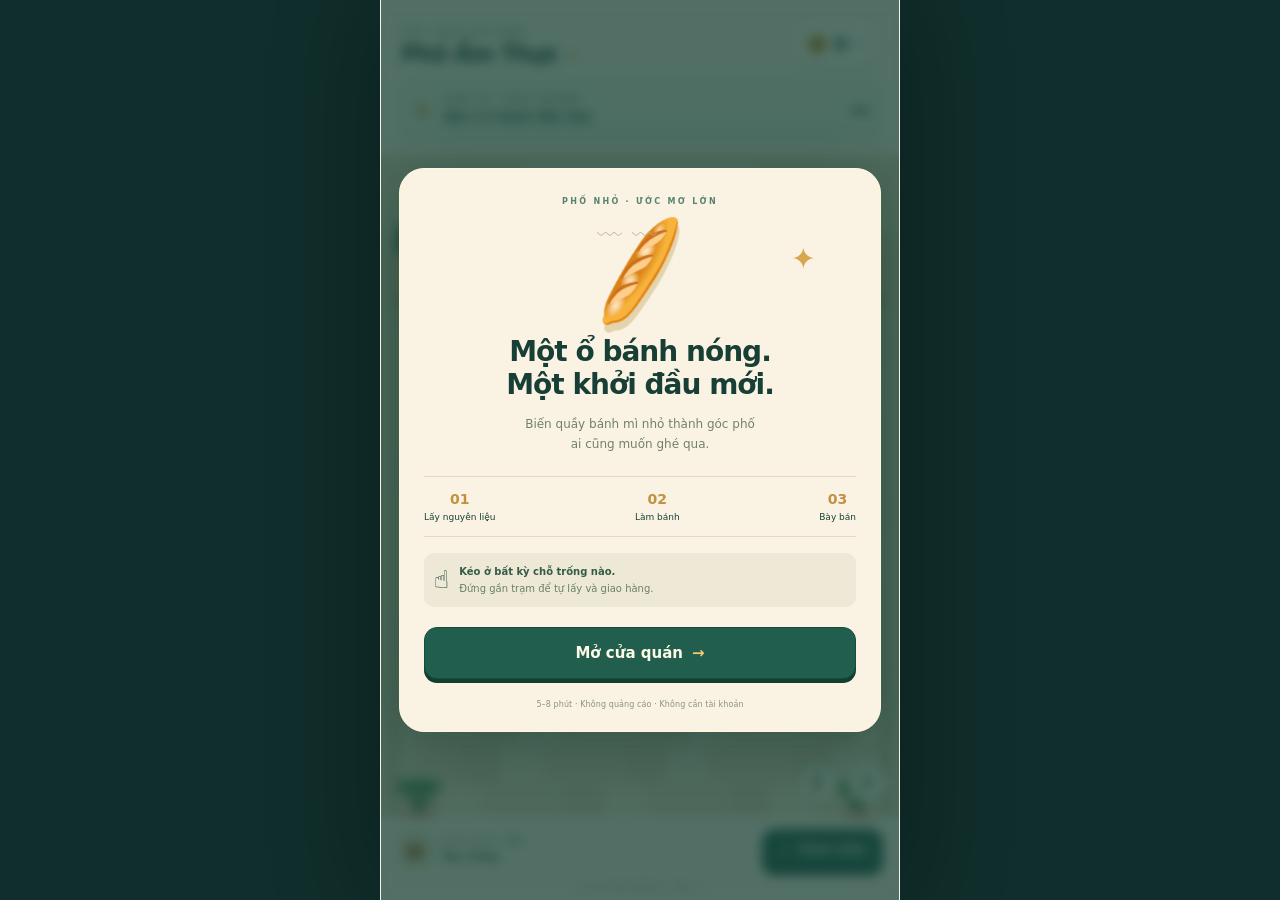
<file: index.html>
<!doctype html>
<html lang="vi">
<head>
<meta charset="UTF-8">
<meta name="viewport" content="width=device-width,initial-scale=1,maximum-scale=1,user-scalable=no,viewport-fit=cover">
<meta name="theme-color" content="#143f39">
<meta name="apple-mobile-web-app-capable" content="yes">
<meta name="apple-mobile-web-app-status-bar-style" content="black-translucent">
<meta name="description" content="Từ một ổ bánh mì nóng, dựng nên góc phố của riêng bạn. Game quản lý quán ăn Việt Nam.">
<title>Phố Ẩm Thực · Ngày khai trương</title>
<link rel="icon" href="./icon.svg" type="image/svg+xml">
<link rel="stylesheet" href="./src/style.css">
</head>
<body>
<main id="app">
  <header class="topbar">
    <div class="brand"><span class="eyebrow">GÓC PHỐ CỦA BẠN</span><h1>Phố Ẩm Thực<span class="brand-dot">✦</span></h1></div>
    <div class="wallet" aria-label="Tiền hiện có"><span class="coin">₫</span><strong id="money">0</strong><small>xu</small></div>
  </header>
  <section class="objective" aria-label="Mục tiêu hiện tại"><span class="day-icon">☀</span><div><span id="chapter">NGÀY 01 · KHAI TRƯƠNG</span><strong id="goal">Bán 5 ổ bánh đầu tiên</strong><div class="progress"><i id="goal-progress"></i></div></div><span id="goal-count">0/5</span></section>
  <div class="scene-wrap" id="scene-wrap">
    <canvas id="game" aria-label="Quán bánh mì. Kéo trên sàn để di chuyển; đến gần các trạm để tự làm việc." tabindex="0"></canvas>
    <div id="rush" hidden>♨ GIỜ CAO ĐIỂM <span id="rush-time">60s</span></div>
    <div id="station-hint" class="station-hint">Kéo ngón tay trên sàn để di chuyển</div>
    <div class="scene-tools"><button id="sound" class="round" aria-label="Bật âm thanh" title="Âm thanh">♪<span class="mute-mark">/</span></button><button id="help" class="round" aria-label="Hướng dẫn">?</button></div>
    <div id="toast" role="status" aria-live="polite"></div>
    <div id="joystick" hidden><div id="stick"></div></div>
  </div>
  <footer class="bottom-bar">
    <div class="cargo"><span class="cargo-icon">▣</span><div><small>ĐANG MANG <b id="capacity">0/4</b></small><strong id="bag">Tay trống</strong></div></div>
    <button id="shop" class="primary"><span>✦</span> Phát triển <i id="shop-dot"></i></button>
  </footer>
  <div id="save-status">Tự lưu trên thiết bị · Mốc 1</div>
  <section id="welcome" class="overlay" aria-modal="true" role="dialog" aria-labelledby="welcome-title">
    <div class="welcome-card">
      <div class="mini-mark">PHỐ NHỎ · ƯỚC MƠ LỚN</div>
      <div class="hero-food" aria-hidden="true"><span class="food-steam">﹏ ﹏</span><span class="food-bread">🥖</span><span class="hero-spark">✦</span></div>
      <h2 id="welcome-title">Một ổ bánh nóng.<br>Một khởi đầu mới.</h2>
      <p>Biến quầy bánh mì nhỏ thành góc phố<br>ai cũng muốn ghé qua.</p>
      <div class="welcome-steps"><span><b>01</b>Lấy nguyên liệu</span><span><b>02</b>Làm bánh</span><span><b>03</b>Bày bán</span></div>
      <div class="tip"><span>☝</span><p><strong>Kéo ở bất kỳ chỗ trống nào.</strong><br>Đứng gần trạm để tự lấy và giao hàng.</p></div>
      <button id="start" class="primary large">Mở cửa quán <span>→</span></button>
      <small class="welcome-note">5–8 phút · Không quảng cáo · Không cần tài khoản</small>
    </div>
  </section>
  <section id="shop-panel" class="overlay" hidden role="dialog" aria-modal="true" aria-labelledby="shop-title">
    <div class="sheet"><div class="sheet-head"><div><span class="eyebrow">ĐẦU TƯ CHO NGÀY MAI</span><h2 id="shop-title">Quán nhỏ, ước mơ lớn</h2></div><button class="close" data-close aria-label="Đóng">×</button></div><p class="sheet-sub">Mỗi thay đổi, một góc phố vui hơn.</p><div id="upgrades"></div><p class="sheet-foot">Khách và bếp tạm nghỉ khi bạn xem bảng này.</p></div>
  </section>
  <section id="help-panel" class="overlay" hidden role="dialog" aria-modal="true" aria-labelledby="help-title"><div class="sheet"><div class="sheet-head"><h2 id="help-title">Chào chủ quán!</h2><button class="close" data-close aria-label="Đóng">×</button></div><ol class="instructions"><li><b>Kéo để đi</b><p>Giữ và kéo một ngón tay ở vùng sàn. Máy tính dùng phím mũi tên hoặc WASD.</p></li><li><b>Ghé giỏ nguyên liệu bên trái</b><p>Lấy tối đa sức chứa. Hàng bạn mang hiện ngay trên tay.</p></li><li><b>Đứng ở vòng tròn trước bếp</b><p>Tự giao nguyên liệu, chờ bánh chín và lấy bánh. Bánh đặc biệt xuất hiện khi nâng bếp.</p></li><li><b>Mang bánh tới quầy xanh</b><p>Khách tự mua. Ghé vòng tròn quầy để thu tiền. Quầy trà tắc tự pha khi bạn đứng cạnh.</p></li><li><b>Phát triển theo cách của bạn</b><p>Mở trà tắc, thuê Linh và nâng xe đẩy. Đạt 900 xu doanh thu và vượt giờ cao điểm để hoàn tất ngày.</p></li></ol><button id="reset" class="text-button">Chơi lại từ đầu…</button><p class="sheet-foot">Tiến độ lưu riêng trong trình duyệt. Không tính thời gian khi đóng game.</p></div></section>
  <section id="finish" class="overlay" hidden role="dialog" aria-modal="true" aria-labelledby="finish-title"><div class="welcome-card"><div class="mini-mark">MỘT NGÀY THẬT ĐÁNG NHỚ</div><div class="finish-medal">✦</div><h2 id="finish-title">Phố mình lên đèn!</h2><p>Bạn đã biến một quầy nhỏ thành<br>góc phố đầy sức sống.</p><div id="finish-stats"></div><button id="continue" class="primary large">Tiếp tục chăm quán →</button><small class="welcome-note">Mốc 1 đã hoàn thành. Cảm ơn bạn đã chơi!</small></div></section>
</main>
<script type="module" src="./src/main.js"></script>
</body>
</html>
</file>
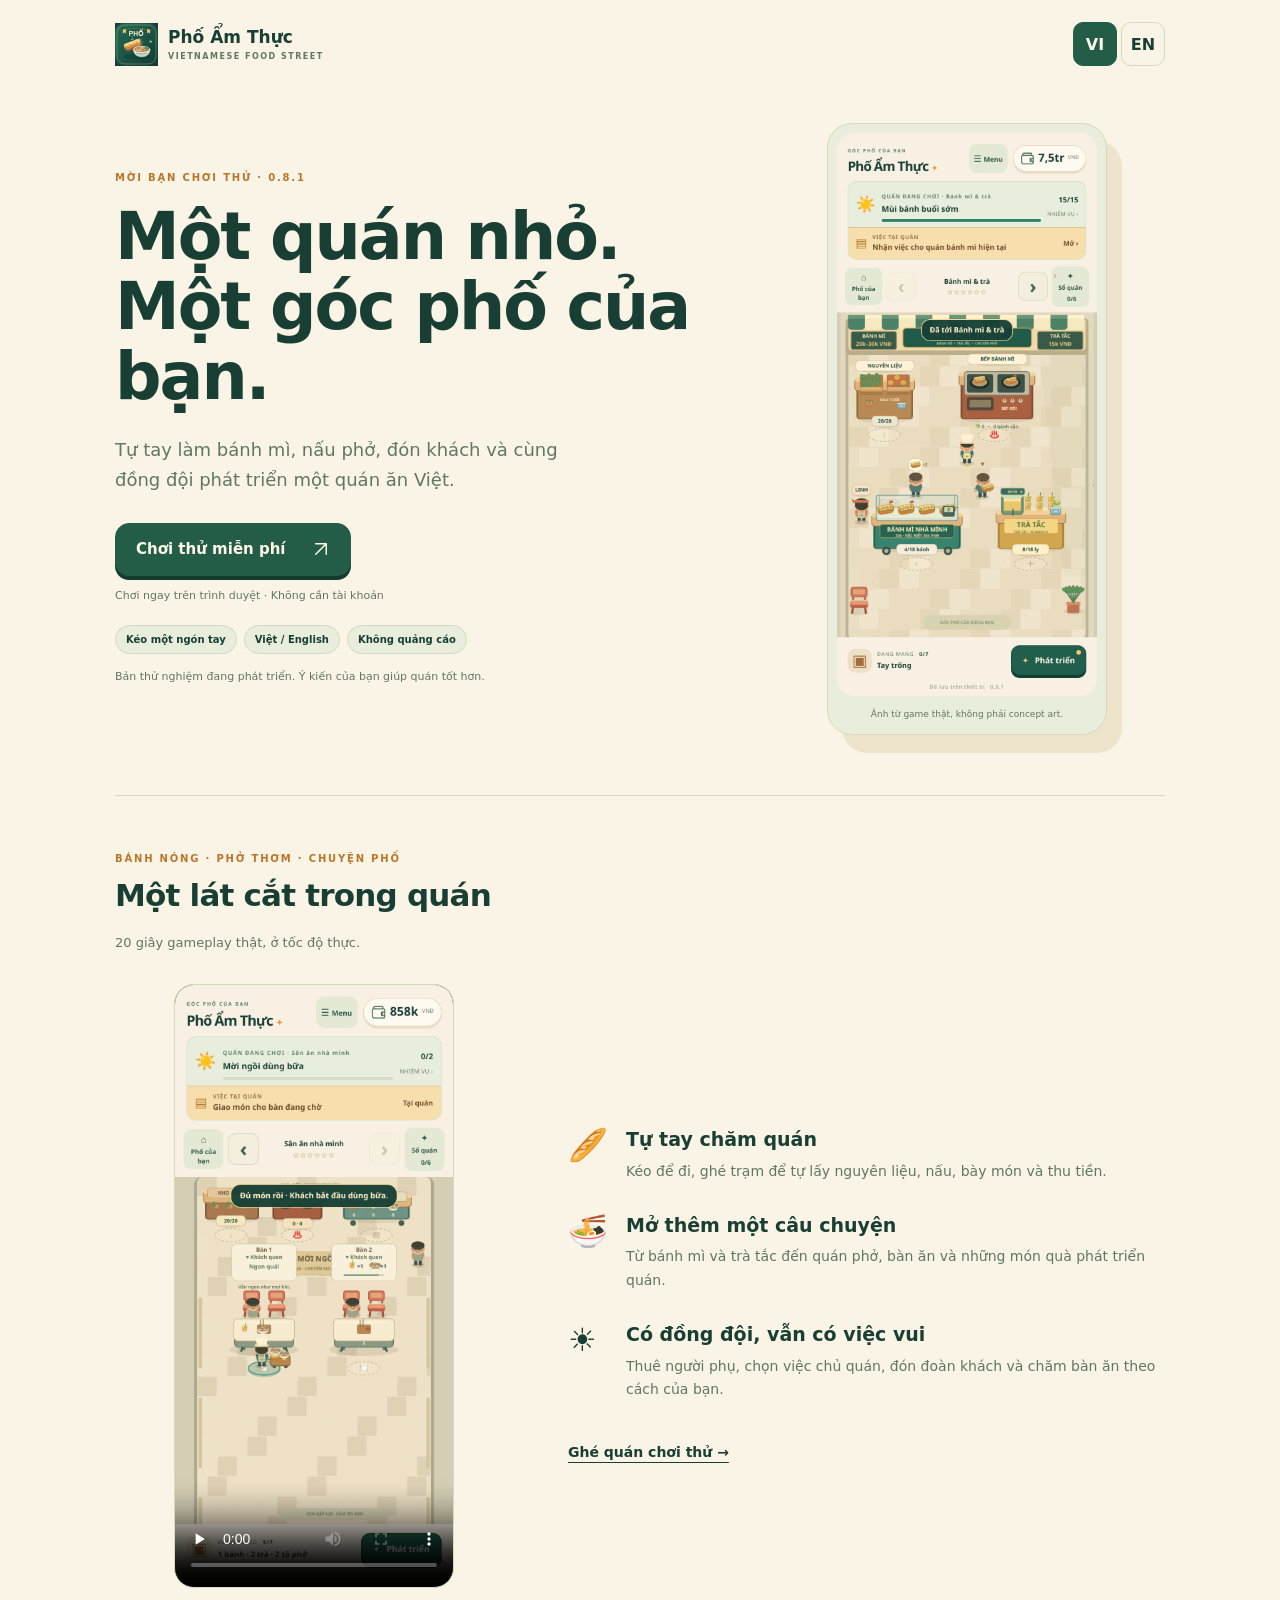
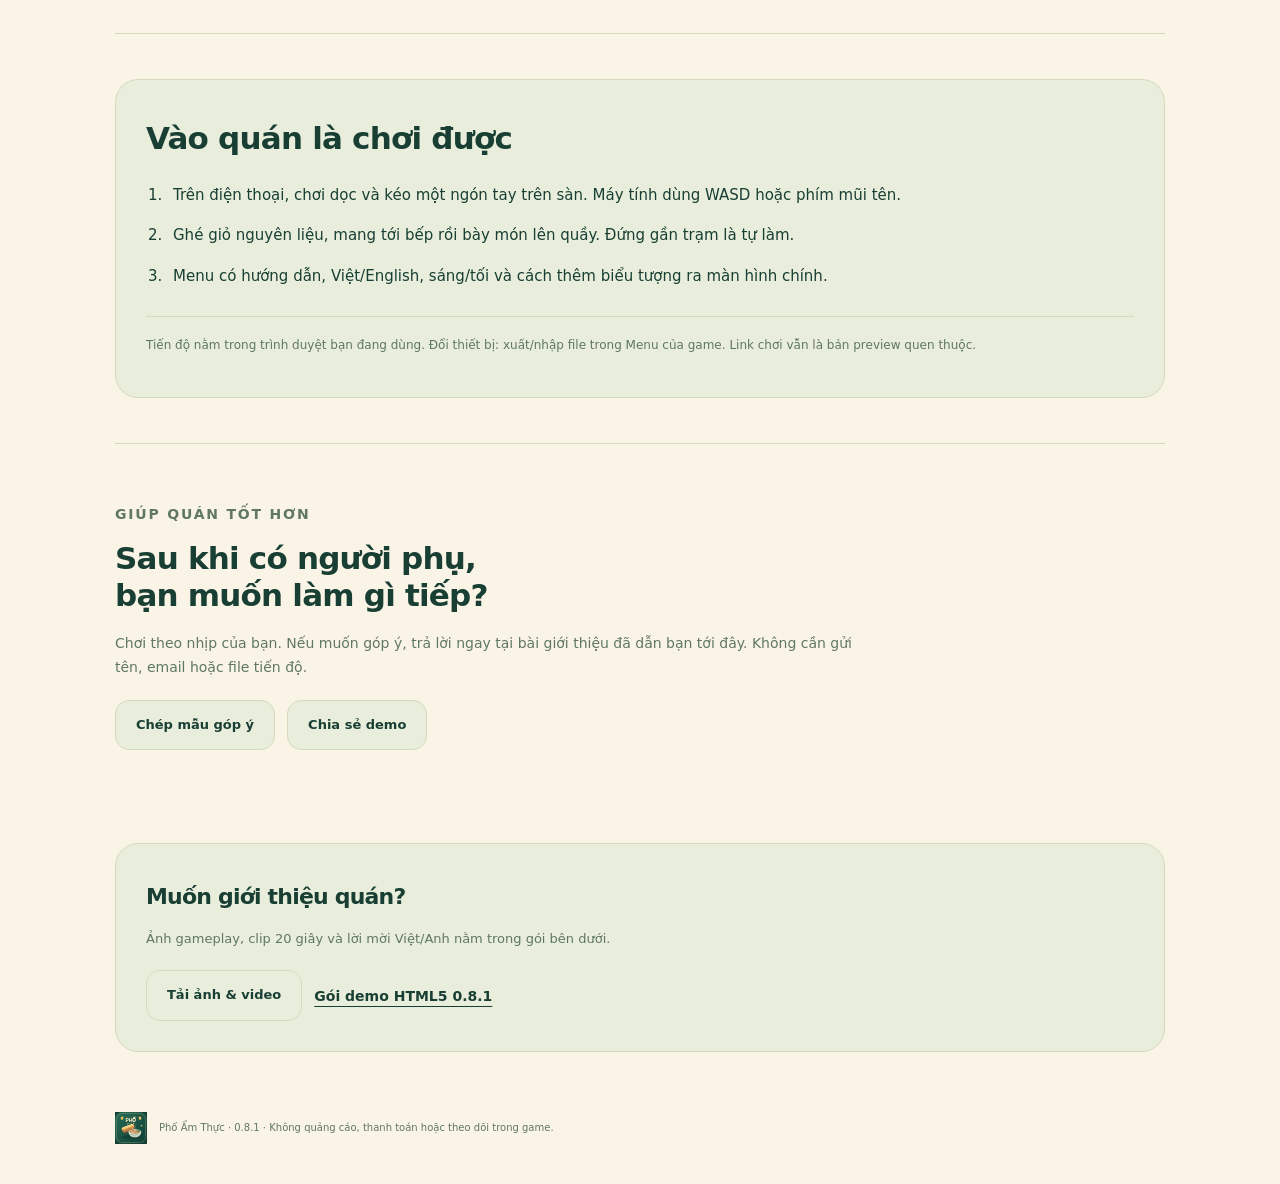
<file: playtest/index.html>
<!doctype html>
<html lang="vi">
<head>
  <meta charset="utf-8">
  <meta name="viewport" content="width=device-width,initial-scale=1,viewport-fit=cover">
  <meta name="theme-color" content="#173e34">
  <title>Phố Ẩm Thực — Mời bạn chăm một góc phố Việt</title>
  <meta name="description" content="Chơi thử game quản lý quán ăn Việt trên trình duyệt: tự tay làm bánh mì, nấu phở và phục vụ khách. Miễn phí, Việt/English, không tài khoản.">
  <meta property="og:title" content="Phố Ẩm Thực — Vietnamese Food Street">
  <meta property="og:description" content="Tự tay chăm một quán ăn Việt. Free browser prototype · VI / EN.">
  <meta property="og:type" content="website">
  <meta property="og:url" content="https://hminnxinhh.github.io/phoamthuc-demo/playtest/">
  <meta property="og:image" content="https://hminnxinhh.github.io/phoamthuc-demo/playtest/assets/share-cover.png">
  <meta property="og:image:width" content="1200"><meta property="og:image:height" content="630">
  <meta name="twitter:card" content="summary_large_image">
  <link rel="canonical" href="https://hminnxinhh.github.io/phoamthuc-demo/playtest/">
  <link rel="icon" href="assets/icon.svg" type="image/svg+xml">
  <link rel="stylesheet" href="style.css">
  <script src="page.js" defer></script>
</head>
<body>
  <header class="header wrap">
    <a class="brand" href="#"><img src="assets/icon.svg" width="43" height="43" alt=""><span>Phố Ẩm Thực<small>VIETNAMESE FOOD STREET</small></span></a>
    <nav class="languages" aria-label="Ngôn ngữ / Language"><button data-lang="vi" aria-pressed="true">VI</button><button data-lang="en" aria-pressed="false">EN</button></nav>
  </header>
  <main>
    <section class="hero wrap">
      <div class="hero-copy">
        <p class="eyebrow" data-copy="eyebrow">MỜI BẠN CHƠI THỬ · 0.8.1</p>
        <h1 data-copy="title">Một quán nhỏ.<br>Một góc phố của bạn.</h1>
        <p class="intro" data-copy="intro">Tự tay làm bánh mì, nấu phở, đón khách và cùng đồng đội phát triển một quán ăn Việt.</p>
        <a class="button primary" href="../preview/" data-play><span data-copy="play">Chơi thử miễn phí</span><svg aria-hidden="true" width="18" height="18" viewBox="0 0 24 24" fill="none" stroke="currentColor" stroke-width="2" stroke-linecap="round" stroke-linejoin="round"><path d="M5 19 19 5M5 5h14v14"/></svg></a>
        <p class="play-note" data-copy="playNote">Chơi ngay trên trình duyệt · Không cần tài khoản</p>
        <div class="chips"><span data-copy="phone">Kéo một ngón tay</span><span>Việt / English</span><span data-copy="noAds">Không quảng cáo</span></div>
        <p class="prototype" data-copy="prototype">Bản thử nghiệm đang phát triển. Ý kiến của bạn giúp quán tốt hơn.</p>
      </div>
      <figure class="phone"><img src="assets/bread-gameplay.png" width="780" height="1688" alt="Gameplay thật: nhân vật và khách tại quầy bánh mì" data-alt="breadAlt" fetchpriority="high"><figcaption data-copy="realGame">Ảnh từ game thật, không phải concept art.</figcaption></figure>
    </section>
    <section class="wrap section" aria-labelledby="watch-title">
      <div class="section-heading"><p class="eyebrow" data-copy="madeHere">BÁNH NÓNG · PHỞ THƠM · CHUYỆN PHỐ</p><h2 id="watch-title" data-copy="watch">Một lát cắt trong quán</h2><p data-copy="videoNote">20 giây gameplay thật, ở tốc độ thực.</p></div>
      <div class="showcase">
        <video controls playsinline preload="none" poster="assets/dining-gameplay.png" width="390" height="844" aria-label="20 giây phục vụ bàn trong game" data-aria="videoLabel"><source src="assets/gameplay-20s.mp4" type="video/mp4"></video>
        <div class="feature-list">
          <article><span aria-hidden="true">🥖</span><div><h3 data-copy="handsTitle">Tự tay chăm quán</h3><p data-copy="hands">Kéo để đi, ghé trạm để tự lấy nguyên liệu, nấu, bày món và thu tiền.</p></div></article>
          <article><span aria-hidden="true">🍜</span><div><h3 data-copy="growTitle">Mở thêm một câu chuyện</h3><p data-copy="grow">Từ bánh mì và trà tắc đến quán phở, bàn ăn và những món quà phát triển quán.</p></div></article>
          <article><span aria-hidden="true">☀</span><div><h3 data-copy="teamTitle">Có đồng đội, vẫn có việc vui</h3><p data-copy="team">Thuê người phụ, chọn việc chủ quán, đón đoàn khách và chăm bàn ăn theo cách của bạn.</p></div></article>
          <a class="text-link" href="../preview/" data-play data-copy="secondPlay">Ghé quán chơi thử →</a>
        </div>
      </div>
    </section>
    <section class="wrap section" aria-labelledby="guide-title">
      <div class="guide"><h2 id="guide-title" data-copy="guideTitle">Vào quán là chơi được</h2><ol><li data-copy="guide1">Trên điện thoại, chơi dọc và kéo một ngón tay trên sàn. Máy tính dùng WASD hoặc phím mũi tên.</li><li data-copy="guide2">Ghé giỏ nguyên liệu, mang tới bếp rồi bày món lên quầy. Đứng gần trạm là tự làm.</li><li data-copy="guide3">Menu có hướng dẫn, Việt/English, sáng/tối và cách thêm biểu tượng ra màn hình chính.</li></ol><p class="save-note" data-copy="saveNote">Tiến độ nằm trong trình duyệt bạn đang dùng. Đổi thiết bị: xuất/nhập file trong Menu của game. Link chơi vẫn là bản preview quen thuộc.</p></div>
    </section>
    <section class="wrap section" id="feedback" aria-labelledby="feedback-title">
      <div class="feedback-card"><p class="eyebrow" data-copy="feedbackEyebrow">GIÚP QUÁN TỐT HƠN</p><h2 id="feedback-title" data-copy="feedbackTitle">Sau khi có người phụ,<br>bạn muốn làm gì tiếp?</h2><p data-copy="feedbackText">Chơi theo nhịp của bạn. Nếu muốn góp ý, trả lời ngay tại bài giới thiệu đã dẫn bạn tới đây. Không cần gửi tên, email hoặc file tiến độ.</p><div class="actions"><button id="copy-feedback" class="button secondary" data-copy="copyFeedback">Chép mẫu góp ý</button><button id="share" class="button secondary" data-copy="share">Chia sẻ demo</button></div><textarea id="copy-fallback" aria-label="Nội dung để sao chép / Text to copy" readonly hidden></textarea><p id="status" role="status" aria-live="polite"></p></div>
    </section>
    <section class="wrap media-kit"><h2 data-copy="kitTitle">Muốn giới thiệu quán?</h2><p data-copy="kitText">Ảnh gameplay, clip 20 giây và lời mời Việt/Anh nằm trong gói bên dưới.</p><div class="actions"><a class="button secondary" href="press-kit.zip" download data-copy="kitDownload">Tải ảnh & video</a><a class="text-link" href="PhoAmThuc-0.8.1-HTML5.zip" download data-copy="gameDownload">Gói demo HTML5 0.8.1</a></div></section>
  </main>
  <footer class="wrap"><img src="assets/icon.svg" width="32" height="32" alt=""><p>Phố Ẩm Thực <span>· 0.8.1 ·</span> <span data-copy="footer">Không quảng cáo, thanh toán hoặc theo dõi trong game.</span></p></footer>
</body>
</html>
</file>
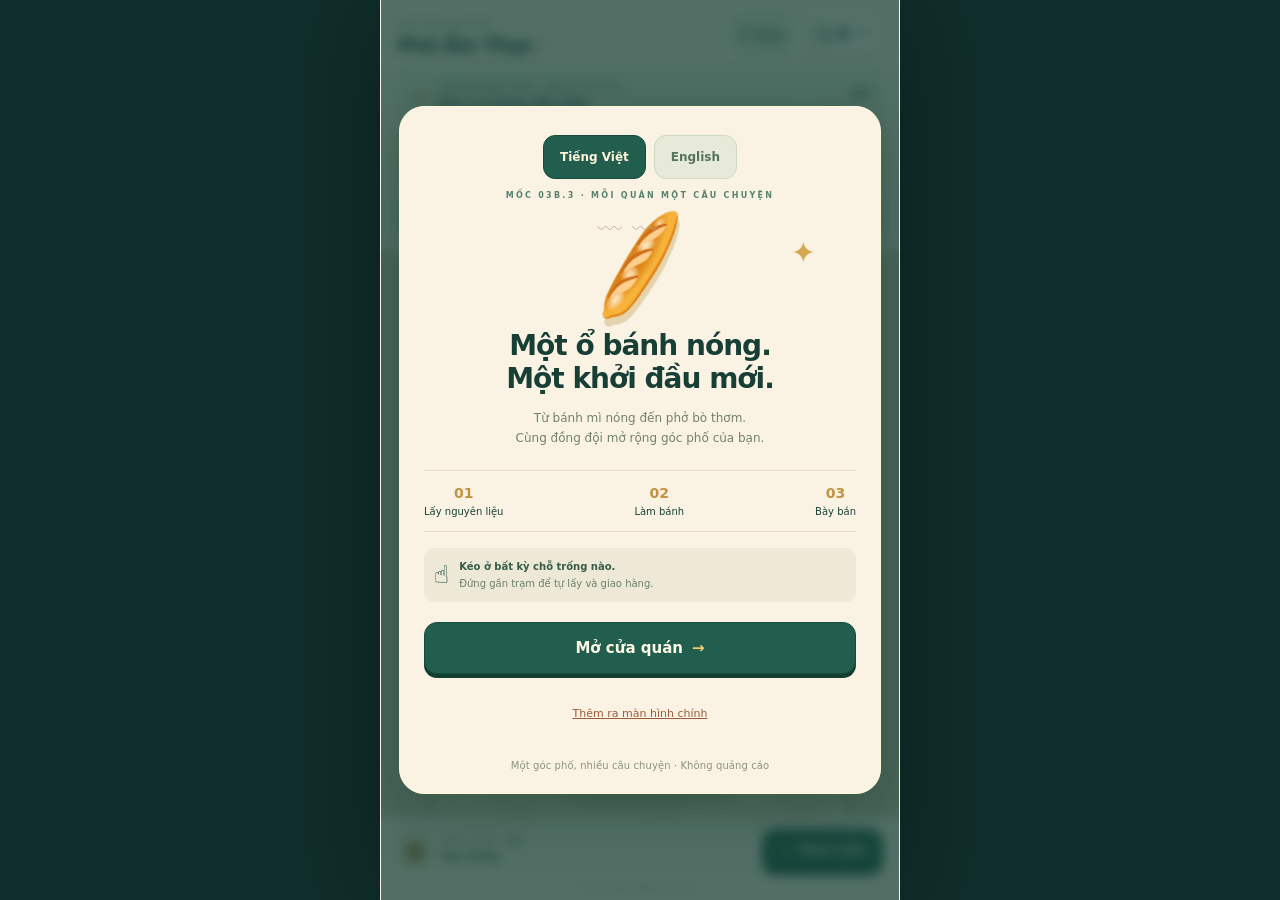
<file: preview/index.html>
<!doctype html>
<html lang="vi">
<head>
<meta charset="UTF-8">
<meta name="viewport" content="width=device-width,initial-scale=1,maximum-scale=1,user-scalable=no,viewport-fit=cover">
<meta name="theme-color" content="#143f39">
<link id="app-manifest" rel="manifest" href="./manifest.webmanifest">
<link rel="apple-touch-icon" href="./src/assets/app-icon-180.png">
<meta name="apple-mobile-web-app-title" content="Phố Ẩm Thực">
<meta name="apple-mobile-web-app-capable" content="yes">
<meta name="apple-mobile-web-app-status-bar-style" content="black-translucent">
<meta name="description" content="Từ một ổ bánh mì nóng, dựng nên góc phố của riêng bạn. Game quản lý quán ăn Việt Nam.">
<title>Phố Ẩm Thực · Phố đang lớn</title>
<link rel="icon" href="./icon.svg" type="image/svg+xml">
<script src="./src/theme.js"></script>
<link rel="stylesheet" href="./src/style.css">
<link rel="stylesheet" href="./src/theme.css">
</head>
<body>
<main id="app">
  <header class="topbar">
    <div class="brand"><span class="eyebrow">GÓC PHỐ CỦA BẠN</span><h1>Phố Ẩm Thực<span class="brand-dot">✦</span></h1></div>
    <button id="menu" class="menu-toggle" aria-label="Mở menu">☰ <span>Menu</span></button>
    <div class="wallet" aria-label="Tiền hiện có"><svg class="wallet-icon" viewBox="0 0 24 24" aria-hidden="true"><path d="M4 7V5.5A2 2 0 0 1 6 3.5h12V7M4 7h15a2 2 0 0 1 2 2v10a2 2 0 0 1-2 2H5a3 3 0 0 1-3-3V9a2 2 0 0 1 2-2Z"/><path d="M21 12h-5v5h5"/><circle cx="17" cy="14.5" r=".7"/></svg><strong id="money">0</strong><small>VNĐ</small></div>
  </header>
  <section class="objective">
    <button id="missions" class="mission-overview" aria-label="Mở nhiệm vụ và bữa trưa"><span class="day-icon">☀</span><div><span id="chapter">NGÀY 01 · KHAI TRƯƠNG</span><strong id="goal">Bán 5 ổ bánh đầu tiên</strong><div class="progress"><i id="goal-progress"></i></div></div><span class="mission-short"><b id="goal-count">0/5</b><small>NHIỆM VỤ ›</small></span></button>
    <button id="next-action" class="action-guide"><span aria-hidden="true">▤</span><span class="action-copy"><small>VIỆC TẠI QUÁN</small><strong id="next-label">Lấy nguyên liệu làm bánh</strong></span><span id="next-distance">Tại quán</span></button>
  </section>
  <nav id="venue-bar" class="venue-bar" aria-label="Địa chỉ đang chơi"><button id="street-button">⌂ <span>Phố của bạn</span></button><div class="venue-switcher"><button id="venue-prev" class="venue-step" aria-label="Quán trước" disabled>‹</button><div><strong id="venue-name"></strong><small id="venue-stars"></small></div><button id="venue-next" class="venue-step" aria-label="Quán tiếp" disabled>›</button></div><button id="journal-button"><span id="venue-notice" aria-hidden="true" hidden>›</span>✦ <span>Sổ quán</span><b id="journal-count"></b></button></nav>
  <div class="scene-wrap" id="scene-wrap">
    <canvas id="game" aria-label="Quán bánh mì. Kéo trên sàn để di chuyển; đến gần các trạm để tự làm việc." tabindex="0"></canvas>
    <div id="rush" hidden>♨ GIỜ CAO ĐIỂM <span id="rush-time">60s</span></div>
    <div id="owner-status" hidden role="status"></div>
    <div id="station-hint" class="station-hint">Kéo ngón tay trên sàn để di chuyển</div>
    <div id="toast" role="status" aria-live="polite"></div>
  </div>
  <footer class="bottom-bar">
    <div class="cargo"><span class="cargo-icon">▣</span><div><small>ĐANG MANG <b id="capacity">0/4</b></small><strong id="bag">Tay trống</strong></div></div>
    <button id="shop" class="primary"><span>✦</span> Phát triển <i id="shop-dot"></i></button>
  </footer>
  <div id="save-status">Tự lưu trên thiết bị · 0.8.1</div>
  <section id="welcome" class="overlay" aria-modal="true" role="dialog" aria-labelledby="welcome-title">
    <div class="welcome-card">
      <div class="language-choice" role="group" aria-label="Chọn ngôn ngữ"><button data-language="vi">Tiếng Việt</button><button data-language="en">English</button></div>
      <div class="mini-mark">MỐC 03B.3 · MỖI QUÁN MỘT CÂU CHUYỆN</div>
      <div class="hero-food" aria-hidden="true"><span class="food-steam">﹏ ﹏</span><span class="food-bread">🥖</span><span class="hero-spark">✦</span></div>
      <h2 id="welcome-title">Một ổ bánh nóng.<br>Một khởi đầu mới.</h2>
      <p>Từ bánh mì nóng đến phở bò thơm.<br>Cùng đồng đội mở rộng góc phố của bạn.</p>
      <div class="welcome-steps"><span><b>01</b>Lấy nguyên liệu</span><span><b>02</b>Làm bánh</span><span><b>03</b>Bày bán</span></div>
      <div class="tip"><span>☝</span><p><strong>Kéo ở bất kỳ chỗ trống nào.</strong><br>Đứng gần trạm để tự lấy và giao hàng.</p></div>
      <button id="start" class="primary large">Mở cửa quán <span>→</span></button>
      <button id="welcome-install" class="text-button">Thêm ra màn hình chính</button>
      <small class="welcome-note">Một góc phố, nhiều câu chuyện · Không quảng cáo</small>
    </div>
  </section>
  <section id="shop-panel" class="overlay" hidden role="dialog" aria-modal="true" aria-labelledby="shop-title">
    <div class="sheet"><div class="sheet-head"><div><span class="eyebrow">ĐẦU TƯ CHO NGÀY MAI</span><h2 id="shop-title">Phố mình đang lớn</h2></div><button class="close" data-close aria-label="Đóng">×</button></div><p class="sheet-sub">Mỗi thay đổi, một góc phố vui hơn.</p><div class="shop-tabs"><button id="tab-home" class="active" aria-pressed="true">Quán đầu tiên</button><button id="tab-growth" aria-pressed="false">Sân phở mới <span>✦</span></button><button id="tab-dining" aria-pressed="false">Sân ăn tại chỗ</button><button id="tab-team" aria-pressed="false">Đội ngũ</button></div><p id="shop-balance" class="shop-balance"></p><div id="upgrades"></div><p class="sheet-foot">Khách và bếp tạm nghỉ khi bạn xem bảng này.</p></div>
  </section>
  <section id="menu-panel" class="overlay" hidden role="dialog" aria-modal="true" aria-labelledby="menu-title"><div class="sheet menu-sheet"><div class="sheet-head"><h2 id="menu-title">Menu quán</h2><button class="close" data-close aria-label="Đóng">×</button></div><p id="menu-balance" class="shop-balance"></p><div class="menu-actions">
    <button id="help" class="menu-action help-action"><span aria-hidden="true">?</span><span><b>Cách chơi & giá món</b><small>Điều khiển, công việc và chỉ đường</small></span><span>›</span></button>
    <button id="sound" class="menu-action" aria-label="Bật âm thanh" aria-pressed="false"><span aria-hidden="true">♪</span><span><b>Âm thanh</b><small id="sound-state">Tắt</small></span></button>
    <button id="language" class="menu-action" aria-label="Chọn ngôn ngữ"><span aria-hidden="true">文</span><span><b>Tiếng Việt / English</b><small id="language-state">Đang dùng Tiếng Việt</small></span><span>⇄</span></button>
    <section class="appearance-settings" aria-labelledby="appearance-title">
      <div class="appearance-heading"><span aria-hidden="true">◐</span><div><h3 id="appearance-title">Giao diện</h3><p id="theme-state" aria-live="polite">Tự đổi theo thiết bị</p></div></div>
      <div class="theme-choices" role="group" aria-label="Chế độ giao diện">
        <button data-theme-mode="system" aria-pressed="true">Theo thiết bị</button>
        <button data-theme-mode="light" aria-pressed="false">Sáng</button>
        <button data-theme-mode="dark" aria-pressed="false">Tối</button>
      </div>
    </section>
    <button id="nav-toggle" class="menu-action" aria-pressed="true"><span aria-hidden="true">➜</span><span><b>Nhắc việc tại quán</b><small id="nav-state">Đang bật</small></span></button>
    <button id="install-help" class="menu-action"><img src="./src/assets/app-icon.svg" width="34" height="34" alt=""><span><b>Đưa game ra màn hình chính</b><small>Dễ tìm lại góc phố của bạn</small></span><span>›</span></button><button id="check-update" class="menu-action"><span>↻</span><span><b>Phiên bản & cập nhật</b><small id="update-state">0.8.1</small></span></button>
    </div><h3>Bản đồ khu quán</h3><p class="sheet-sub">Xem các trạm của quán hiện tại. Một mặt sàn, không cần chỉ đường.</p><div id="map-stations"></div><p class="sheet-foot">Quán tạm nghỉ khi mở menu.</p></div></section>
  <section id="street-panel" class="overlay" hidden role="dialog" aria-modal="true" aria-labelledby="street-title"><div class="sheet"><div class="sheet-head"><div><span class="eyebrow">MỖI QUÁN MỘT CÂU CHUYỆN</span><h2 id="street-title">Phố của bạn</h2></div><button class="close" data-close aria-label="Đóng">×</button></div><p class="sheet-sub">Chọn một địa chỉ. Mỗi quán vừa một màn hình, đồng đội vẫn chăm các quán đã mở.</p><div id="venue-list"></div></div></section>
  <section id="journal-panel" class="overlay" hidden role="dialog" aria-modal="true" aria-labelledby="journal-title"><div class="sheet"><div class="sheet-head"><div><span class="eyebrow">XÂY MỘT NƠI ĐÁNG NHỚ</span><h2 id="journal-title">Sổ quán</h2></div><button class="close" data-close aria-label="Đóng">×</button></div><p id="journal-intro" class="section-note"></p><div id="venue-work"></div><div id="venue-projects"></div><div id="wardrobe"></div></div></section>
  <section id="install-panel" class="overlay" hidden role="dialog" aria-modal="true" aria-labelledby="install-title"><div class="sheet"><div class="sheet-head"><h2 id="install-title">Góc phố trên màn hình chính</h2><button class="close" data-close aria-label="Đóng">×</button></div><div class="install-app"><img src="./src/assets/app-icon.svg" width="92" height="92" alt=""><strong>Phố Ẩm Thực</strong><p>Một quán nhỏ. Mỗi ngày một câu chuyện mới.</p></div><div id="install-steps"></div><p class="section-note">Trước khi thêm biểu tượng, tải một file tiến độ. Nếu mở biểu tượng thấy quán mới, vào Menu → Cách chơi → Nhập bản lưu.</p><button id="install-export" class="primary large">↓ Giữ file tiến độ</button><p class="sheet-sub">Biểu tượng mở đúng bản thử hiện tại. Tiến độ lưu trong trình duyệt; hãy xuất bản lưu để dự phòng.</p></div></section>
  <section id="update-panel" class="overlay" hidden role="dialog" aria-modal="true" aria-labelledby="update-title"><div class="welcome-card"><img src="./src/assets/app-icon.svg" width="72" height="72" alt=""><div class="mini-mark">GÓC PHỐ CÓ ĐIỀU MỚI</div><h2 id="update-title">Có bản cập nhật</h2><p id="update-message"></p><div id="update-notes" class="update-notes"></div><button id="reload-update" class="primary large">Lưu tiến độ & tải bản mới</button><button id="update-later" class="secondary">Để sau</button></div></section>
  <section id="help-panel" class="overlay" hidden role="dialog" aria-modal="true" aria-labelledby="help-title"><div class="sheet"><div class="sheet-head"><h2 id="help-title">Chào chủ quán!</h2><button class="close" data-close aria-label="Đóng">×</button></div><div class="language-choice" role="group" aria-label="Chọn ngôn ngữ"><button data-language="vi">Tiếng Việt</button><button data-language="en">English</button></div><div class="quick-guide"><h3>Đi theo việc tiếp theo</h3><p>Mỗi quán có một vòng chơi tại chỗ. Ô vàng nhắc việc của quán hiện tại; không cần lần theo đường hay mũi tên trong cảnh.</p><p>Chạm ‹ hoặc › để chọn quán đã mở. Hàng đang bê được cất ở quán đó và trả lại khi quay về. Mũi tên nhỏ chỉ nhắc nhận quà bên Sổ quán.</p></div><h3>Giá bán hiện tại</h3><div id="price-board" class="price-board"></div><ol class="instructions"><li><b>Kéo để đi</b><p>Giữ và kéo một ngón tay ở vùng sàn. Máy tính dùng phím mũi tên hoặc WASD.</p></li><li><b>Ghé giỏ nguyên liệu bên trái</b><p>Lấy tối đa sức chứa. Hàng bạn mang hiện ngay trên tay.</p></li><li><b>Đứng ở vòng tròn trước bếp</b><p>Tự giao nguyên liệu, chờ bánh chín và lấy bánh. Bánh đặc biệt xuất hiện khi nâng bếp.</p></li><li><b>Mang bánh tới quầy xanh</b><p>Khách tự mua. Ghé vòng tròn quầy để thu tiền. Quầy trà tắc tự pha khi bạn đứng cạnh.</p></li><li><b>Phát triển theo cách của bạn</b><p>Hoàn tất khai trương để sang Ngày 02. Mở quầy phở rồi chọn Phố của bạn để ghé. Mỗi địa chỉ nằm trọn trong một màn hình; Linh và An vẫn làm việc ở quán đã mở.</p></li><li><b>Khi Linh đã lo bánh</b><p>Chạm bảng Nhiệm vụ để nhận đơn mang đi 70 giây: lấy món ở quầy rồi tới điểm túi giấy. Hoặc nhận tiếp đá, lấy thùng ở kho rau và mang tới trà để có giá bán tốt trong thời gian ngắn. Cả hai đều tùy chọn.</p></li><li><b>Nhiệm vụ và bữa trưa</b><p>Chạm bảng mục tiêu trên cùng để xem ba nhiệm vụ độc lập. Chuẩn bị hàng rồi đón đoàn khách bữa trưa. Chưa đạt 14 món thì có thể thử lại; quán vẫn tiếp tục hoạt động.</p></li><li><b>Mời khách ngồi lại</b><p>Hoàn tất Ngày 02 để mở sân ăn, ghé bằng Phố của bạn. Lấy giỏ ở kho riêng, giao cho bếp sân và mang món chín tới bàn hoặc xe phục vụ. Khách ăn xong để tiền lại; ghé bàn để thu và dọn. Mai phụ bàn được giao.</p></li></ol><div class="save-tools"><h3>Tiến độ của bạn</h3><p>Bản lưu Mốc 1, 2 và 3A được giữ nguyên khi sang Mốc 3B.</p><p id="import-status" role="status"></p><div><button id="export-save">↓ Xuất bản lưu</button><button id="import-save">↑ Nhập bản lưu</button></div></div><button id="reset" class="text-button">Chơi lại từ đầu…</button><p class="sheet-foot">Tiến độ lưu riêng trong trình duyệt. Không tính thời gian khi đóng game.</p></div></section>
  <section id="finish" class="overlay" hidden role="dialog" aria-modal="true" aria-labelledby="finish-title"><div class="welcome-card"><div class="mini-mark">NGÀY 02 · MỘT GÓC PHỐ MỚI</div><div class="finish-medal">✦</div><h2 id="finish-title">Phố mình đông vui rồi!</h2><p>Bếp phở thơm, đồng đội sẵn sàng.<br>Góc phố vẫn còn nhiều khách đang đợi.</p><div id="finish-stats"></div><button id="continue" class="primary large">Tiếp tục chăm quán →</button><small class="welcome-note">Tiếp theo: Ngày 03 · Mở sân ăn và mời Mai cùng phục vụ.</small></div></section>
  <section id="missions-panel" class="overlay" hidden role="dialog" aria-modal="true" aria-labelledby="missions-title">
    <div class="sheet mission-sheet">
      <div class="mission-header"><div class="sheet-head"><div><span class="eyebrow">TỰ CHỌN NHỊP CHƠI CỦA BẠN</span><h2 id="missions-title">Chuyện của góc phố</h2></div><button class="close" data-close aria-label="Đóng">×</button></div>
        <div id="mission-summary" class="mission-summary" role="status"></div>
        <div class="mission-tabs" role="tablist" aria-label="Mục tiêu">
          <button id="missions-goals" role="tab" aria-controls="mission-goals" data-mission-tab="goals"><span>✦</span><span>Mục tiêu</span><b id="reward-count" hidden></b></button>
          <button id="missions-jobs" role="tab" aria-controls="mission-jobs" data-mission-tab="jobs"><span>▤</span><span>Việc chủ quán</span></button>
          <button id="missions-lunch" role="tab" aria-controls="mission-lunch" data-mission-tab="lunch"><span>☀</span><span>Bữa trưa</span></button>
          <button id="missions-dining" role="tab" aria-controls="mission-dining" data-mission-tab="dining"><span>🍽</span><span>Bàn ăn</span></button>
        </div>
      </div>
      <div class="mission-scroll">
        <p class="sheet-sub" id="missions-sub"></p>
        <div id="mission-goals" role="tabpanel" aria-labelledby="missions-goals"><div id="quests"></div></div>
        <div id="mission-jobs" role="tabpanel" aria-labelledby="missions-jobs" hidden><div id="owner-jobs"></div></div>
        <div id="mission-dining" role="tabpanel" aria-labelledby="missions-dining" hidden><div id="dining-board"></div></div>
        <div id="mission-lunch" role="tabpanel" aria-labelledby="missions-lunch" hidden><div id="lunch-card"></div></div>
      </div>
      <div class="mission-footer"><small>Quán đang tạm nghỉ</small><button class="primary" data-close>Quay lại quán <span>→</span></button></div>
    </div>
  </section>
  <section id="recovery" class="overlay" hidden role="dialog" aria-modal="true" aria-labelledby="recovery-title"><div class="welcome-card"><div class="mini-mark">GIỮ AN TOÀN GÓC PHỐ CỦA BẠN</div><h2 id="recovery-title">Bản lưu cần được kiểm tra</h2><p id="recovery-message"></p><p>Dữ liệu chưa bị xóa hoặc ghi đè.<br>Bạn có thể tải bản gốc xuống để giữ lại.</p><button id="export-raw" class="primary large">↓ Giữ bản lưu gốc</button><button id="recovery-import" class="secondary">↑ Nhập bản lưu khác</button><button id="recovery-new" class="text-button">Tạo lượt mới có xác nhận…</button></div></section>
  <input id="save-file" type="file" accept=".json,application/json" hidden aria-label="Chọn file tiến độ">

</main>
<script type="module" src="./src/main.js"></script>
</body>
</html>
</file>
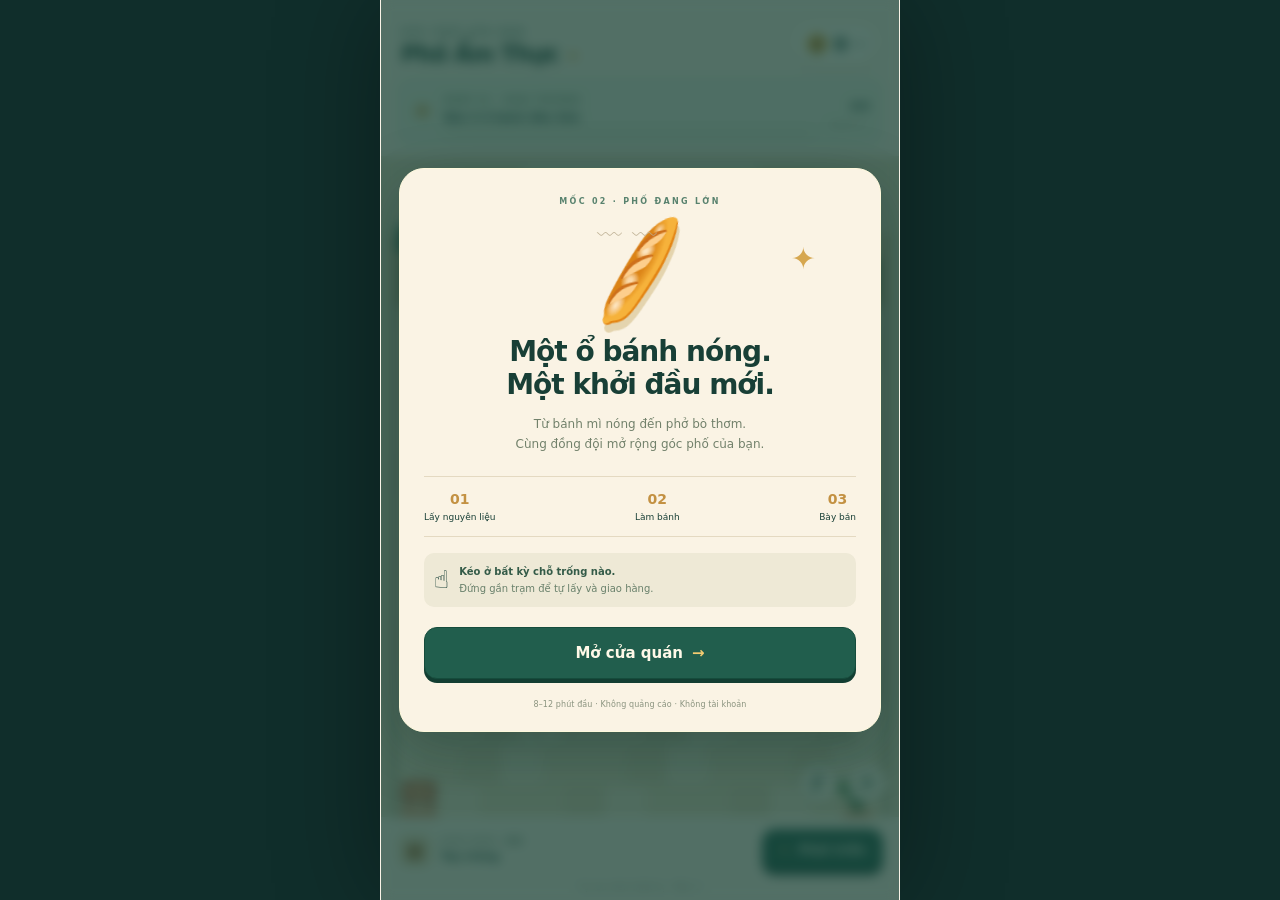
<file: v2/index.html>
<!doctype html>
<html lang="vi">
<head>
<meta charset="UTF-8">
<meta name="viewport" content="width=device-width,initial-scale=1,maximum-scale=1,user-scalable=no,viewport-fit=cover">
<meta name="theme-color" content="#143f39">
<meta name="apple-mobile-web-app-capable" content="yes">
<meta name="apple-mobile-web-app-status-bar-style" content="black-translucent">
<meta name="description" content="Từ một ổ bánh mì nóng, dựng nên góc phố của riêng bạn. Game quản lý quán ăn Việt Nam.">
<title>Phố Ẩm Thực · Phố đang lớn</title>
<link rel="icon" href="./icon.svg" type="image/svg+xml">
<link rel="stylesheet" href="./src/style.css">
</head>
<body>
<main id="app">
  <header class="topbar">
    <div class="brand"><span class="eyebrow">GÓC PHỐ CỦA BẠN</span><h1>Phố Ẩm Thực<span class="brand-dot">✦</span></h1></div>
    <div class="wallet" aria-label="Tiền hiện có"><span class="coin">₫</span><strong id="money">0</strong><small>xu</small></div>
  </header>
  <section class="objective" id="missions" role="button" tabindex="0" aria-label="Mở nhiệm vụ và bữa trưa"><span class="day-icon">☀</span><div><span id="chapter">NGÀY 01 · KHAI TRƯƠNG</span><strong id="goal">Bán 5 ổ bánh đầu tiên</strong><div class="progress"><i id="goal-progress"></i></div></div><span class="mission-short"><b id="goal-count">0/5</b><small>NHIỆM VỤ ›</small></span></section>
  <div class="scene-wrap" id="scene-wrap">
    <canvas id="game" aria-label="Quán bánh mì. Kéo trên sàn để di chuyển; đến gần các trạm để tự làm việc." tabindex="0"></canvas>
    <div id="rush" hidden>♨ GIỜ CAO ĐIỂM <span id="rush-time">60s</span></div>
    <div id="owner-status" hidden role="status"></div>
    <div id="station-hint" class="station-hint">Kéo ngón tay trên sàn để di chuyển</div>
    <div class="scene-tools"><button id="sound" class="round" aria-label="Bật âm thanh" title="Âm thanh">♪<span class="mute-mark">/</span></button><button id="help" class="round" aria-label="Hướng dẫn">?</button></div>
    <div id="toast" role="status" aria-live="polite"></div>
  </div>
  <footer class="bottom-bar">
    <div class="cargo"><span class="cargo-icon">▣</span><div><small>ĐANG MANG <b id="capacity">0/4</b></small><strong id="bag">Tay trống</strong></div></div>
    <button id="shop" class="primary"><span>✦</span> Phát triển <i id="shop-dot"></i></button>
  </footer>
  <div id="save-status">Tự lưu trên thiết bị · Mốc 2</div>
  <section id="welcome" class="overlay" aria-modal="true" role="dialog" aria-labelledby="welcome-title">
    <div class="welcome-card">
      <div class="mini-mark">MỐC 02 · PHỐ ĐANG LỚN</div>
      <div class="hero-food" aria-hidden="true"><span class="food-steam">﹏ ﹏</span><span class="food-bread">🥖</span><span class="hero-spark">✦</span></div>
      <h2 id="welcome-title">Một ổ bánh nóng.<br>Một khởi đầu mới.</h2>
      <p>Từ bánh mì nóng đến phở bò thơm.<br>Cùng đồng đội mở rộng góc phố của bạn.</p>
      <div class="welcome-steps"><span><b>01</b>Lấy nguyên liệu</span><span><b>02</b>Làm bánh</span><span><b>03</b>Bày bán</span></div>
      <div class="tip"><span>☝</span><p><strong>Kéo ở bất kỳ chỗ trống nào.</strong><br>Đứng gần trạm để tự lấy và giao hàng.</p></div>
      <button id="start" class="primary large">Mở cửa quán <span>→</span></button>
      <small class="welcome-note">8–12 phút đầu · Không quảng cáo · Không tài khoản</small>
    </div>
  </section>
  <section id="shop-panel" class="overlay" hidden role="dialog" aria-modal="true" aria-labelledby="shop-title">
    <div class="sheet"><div class="sheet-head"><div><span class="eyebrow">ĐẦU TƯ CHO NGÀY MAI</span><h2 id="shop-title">Phố mình đang lớn</h2></div><button class="close" data-close aria-label="Đóng">×</button></div><p class="sheet-sub">Mỗi thay đổi, một góc phố vui hơn.</p><div class="shop-tabs"><button id="tab-home" class="active" aria-pressed="true">Quán đầu tiên</button><button id="tab-growth" aria-pressed="false">Sân phở mới <span>✦</span></button></div><div id="upgrades"></div><p class="sheet-foot">Khách và bếp tạm nghỉ khi bạn xem bảng này.</p></div>
  </section>
  <section id="help-panel" class="overlay" hidden role="dialog" aria-modal="true" aria-labelledby="help-title"><div class="sheet"><div class="sheet-head"><h2 id="help-title">Chào chủ quán!</h2><button class="close" data-close aria-label="Đóng">×</button></div><ol class="instructions"><li><b>Kéo để đi</b><p>Giữ và kéo một ngón tay ở vùng sàn. Máy tính dùng phím mũi tên hoặc WASD.</p></li><li><b>Ghé giỏ nguyên liệu bên trái</b><p>Lấy tối đa sức chứa. Hàng bạn mang hiện ngay trên tay.</p></li><li><b>Đứng ở vòng tròn trước bếp</b><p>Tự giao nguyên liệu, chờ bánh chín và lấy bánh. Bánh đặc biệt xuất hiện khi nâng bếp.</p></li><li><b>Mang bánh tới quầy xanh</b><p>Khách tự mua. Ghé vòng tròn quầy để thu tiền. Quầy trà tắc tự pha khi bạn đứng cạnh.</p></li><li><b>Phát triển theo cách của bạn</b><p>Hoàn tất khai trương để sang Ngày 02. Mở sân phở, đi xuống cuối sân để lấy nguyên liệu phở → nồi nấu → quầy nâu. Linh lo bánh, An có thể phụ phở, máy trà giúp bạn rảnh tay.</p></li><li><b>Khi Linh đã lo bánh</b><p>Chạm bảng Nhiệm vụ để nhận đơn mang đi 70 giây: lấy món ở quầy rồi tới điểm túi giấy. Hoặc nhận tiếp đá, lấy thùng ở kho rau và mang tới trà để có giá bán tốt trong thời gian ngắn. Cả hai đều tùy chọn.</p></li><li><b>Nhiệm vụ và bữa trưa</b><p>Chạm bảng mục tiêu trên cùng để xem ba nhiệm vụ độc lập. Chuẩn bị hàng rồi đón đoàn khách bữa trưa. Chưa đạt 14 món thì có thể thử lại; quán vẫn tiếp tục hoạt động.</p></li></ol><div class="save-tools"><h3>Tiến độ của bạn</h3><p>Bản Mốc 1 được giữ nguyên khi chuyển sang Mốc 2.</p><p id="import-status" role="status"></p><div><button id="export-save">↓ Xuất bản lưu</button><button id="import-save">↑ Nhập bản lưu</button></div></div><button id="reset" class="text-button">Chơi lại từ đầu…</button><p class="sheet-foot">Tiến độ lưu riêng trong trình duyệt. Không tính thời gian khi đóng game.</p></div></section>
  <section id="finish" class="overlay" hidden role="dialog" aria-modal="true" aria-labelledby="finish-title"><div class="welcome-card"><div class="mini-mark">NGÀY 02 · MỘT GÓC PHỐ MỚI</div><div class="finish-medal">✦</div><h2 id="finish-title">Phố mình đông vui rồi!</h2><p>Bếp phở thơm, đồng đội sẵn sàng.<br>Góc phố vẫn còn nhiều khách đang đợi.</p><div id="finish-stats"></div><button id="continue" class="primary large">Tiếp tục chăm quán →</button><small class="welcome-note">Tiếp theo: cột mốc 3.000 xu và kỷ lục bữa trưa mới.</small></div></section>
  <section id="missions-panel" class="overlay" hidden role="dialog" aria-modal="true" aria-labelledby="missions-title"><div class="sheet"><div class="sheet-head"><div><span class="eyebrow">TỰ CHỌN NHỊP CHƠI CỦA BẠN</span><h2 id="missions-title">Chuyện của góc phố</h2></div><button class="close" data-close aria-label="Đóng">×</button></div><p class="sheet-sub" id="missions-sub"></p><div id="owner-jobs"></div><div id="lunch-card"></div><div id="quests"></div><p class="sheet-foot">Nhiệm vụ có thể hoàn thành theo bất kỳ thứ tự nào.<br>Quán tạm nghỉ khi bạn đọc bảng này.</p></div></section>
  <section id="recovery" class="overlay" hidden role="dialog" aria-modal="true" aria-labelledby="recovery-title"><div class="welcome-card"><div class="mini-mark">GIỮ AN TOÀN GÓC PHỐ CỦA BẠN</div><h2 id="recovery-title">Bản lưu cần được kiểm tra</h2><p id="recovery-message"></p><p>Dữ liệu chưa bị xóa hoặc ghi đè.<br>Bạn có thể tải bản gốc xuống để giữ lại.</p><button id="export-raw" class="primary large">↓ Giữ bản lưu gốc</button><button id="recovery-import" class="secondary">↑ Nhập bản lưu khác</button><button id="recovery-new" class="text-button">Tạo lượt mới có xác nhận…</button></div></section>
  <input id="save-file" type="file" accept=".json,application/json" hidden aria-label="Chọn file tiến độ">

</main>
<script type="module" src="./src/main.js"></script>
</body>
</html>
</file>
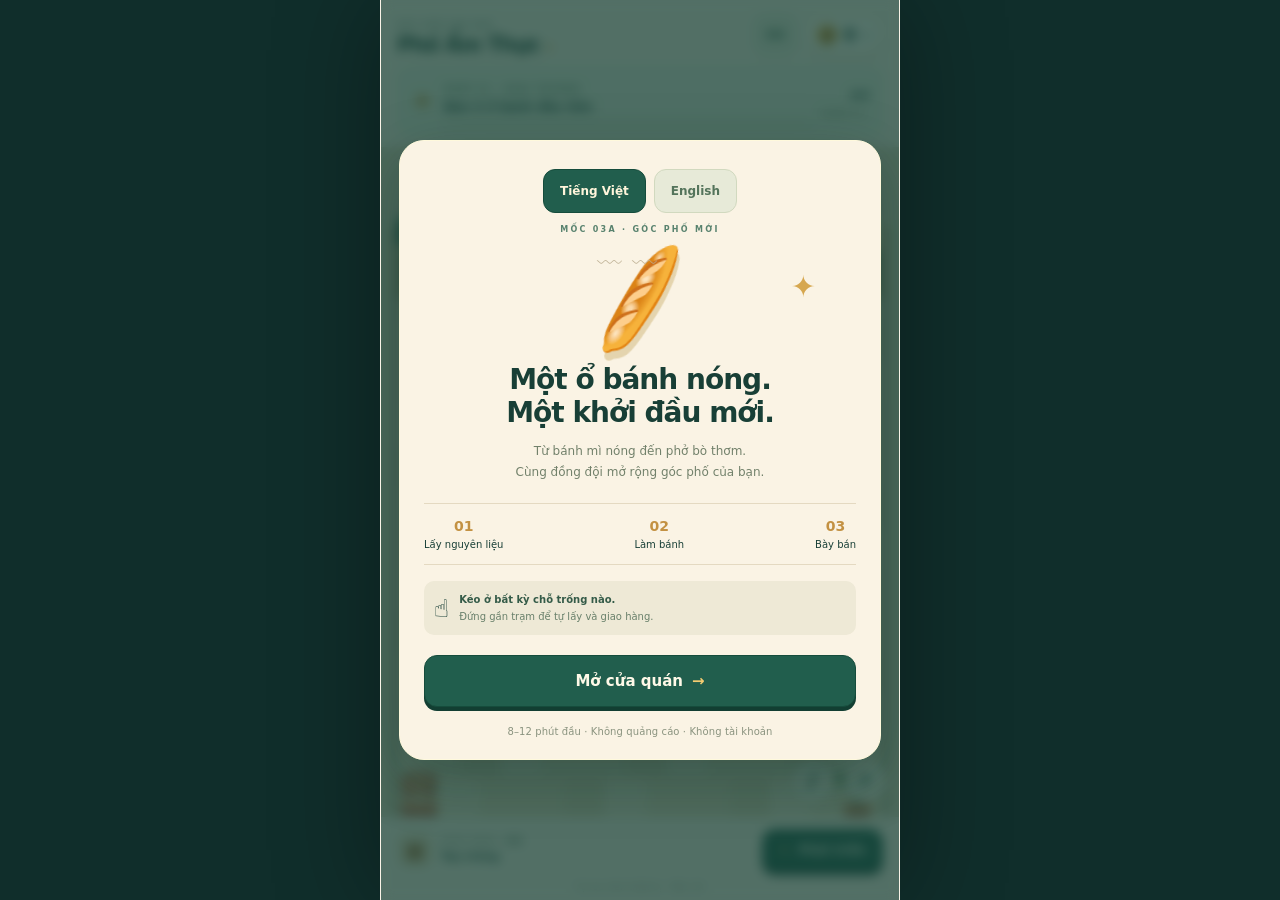
<file: v3a/index.html>
<!doctype html>
<html lang="vi">
<head>
<meta charset="UTF-8">
<meta name="viewport" content="width=device-width,initial-scale=1,maximum-scale=1,user-scalable=no,viewport-fit=cover">
<meta name="theme-color" content="#143f39">
<meta name="apple-mobile-web-app-capable" content="yes">
<meta name="apple-mobile-web-app-status-bar-style" content="black-translucent">
<meta name="description" content="Từ một ổ bánh mì nóng, dựng nên góc phố của riêng bạn. Game quản lý quán ăn Việt Nam.">
<title>Phố Ẩm Thực · Phố đang lớn</title>
<link rel="icon" href="./icon.svg" type="image/svg+xml">
<link rel="stylesheet" href="./src/style.css">
</head>
<body>
<main id="app">
  <header class="topbar">
    <div class="brand"><span class="eyebrow">GÓC PHỐ CỦA BẠN</span><h1>Phố Ẩm Thực<span class="brand-dot">✦</span></h1></div>
    <button id="language" class="language-toggle" aria-label="Chọn ngôn ngữ" title="Ngôn ngữ">EN</button>
    <div class="wallet" aria-label="Tiền hiện có"><span class="coin">₫</span><strong id="money">0</strong><small>xu</small></div>
  </header>
  <section class="objective" id="missions" role="button" tabindex="0" aria-label="Mở nhiệm vụ và bữa trưa"><span class="day-icon">☀</span><div><span id="chapter">NGÀY 01 · KHAI TRƯƠNG</span><strong id="goal">Bán 5 ổ bánh đầu tiên</strong><div class="progress"><i id="goal-progress"></i></div></div><span class="mission-short"><b id="goal-count">0/5</b><small>NHIỆM VỤ ›</small></span></section>
  <div class="scene-wrap" id="scene-wrap">
    <canvas id="game" aria-label="Quán bánh mì. Kéo trên sàn để di chuyển; đến gần các trạm để tự làm việc." tabindex="0"></canvas>
    <div id="rush" hidden>♨ GIỜ CAO ĐIỂM <span id="rush-time">60s</span></div>
    <div id="owner-status" hidden role="status"></div>
    <div id="station-hint" class="station-hint">Kéo ngón tay trên sàn để di chuyển</div>
    <div class="scene-tools"><button id="sound" class="round" aria-label="Bật âm thanh" title="Âm thanh">♪<span class="mute-mark">/</span></button><button id="help" class="round" aria-label="Hướng dẫn">?</button></div>
    <div id="toast" role="status" aria-live="polite"></div>
  </div>
  <footer class="bottom-bar">
    <div class="cargo"><span class="cargo-icon">▣</span><div><small>ĐANG MANG <b id="capacity">0/4</b></small><strong id="bag">Tay trống</strong></div></div>
    <button id="shop" class="primary"><span>✦</span> Phát triển <i id="shop-dot"></i></button>
  </footer>
  <div id="save-status">Tự lưu trên thiết bị · Mốc 3A</div>
  <section id="welcome" class="overlay" aria-modal="true" role="dialog" aria-labelledby="welcome-title">
    <div class="welcome-card">
      <div class="language-choice" role="group" aria-label="Chọn ngôn ngữ"><button data-language="vi">Tiếng Việt</button><button data-language="en">English</button></div>
      <div class="mini-mark">MỐC 03A · GÓC PHỐ MỚI</div>
      <div class="hero-food" aria-hidden="true"><span class="food-steam">﹏ ﹏</span><span class="food-bread">🥖</span><span class="hero-spark">✦</span></div>
      <h2 id="welcome-title">Một ổ bánh nóng.<br>Một khởi đầu mới.</h2>
      <p>Từ bánh mì nóng đến phở bò thơm.<br>Cùng đồng đội mở rộng góc phố của bạn.</p>
      <div class="welcome-steps"><span><b>01</b>Lấy nguyên liệu</span><span><b>02</b>Làm bánh</span><span><b>03</b>Bày bán</span></div>
      <div class="tip"><span>☝</span><p><strong>Kéo ở bất kỳ chỗ trống nào.</strong><br>Đứng gần trạm để tự lấy và giao hàng.</p></div>
      <button id="start" class="primary large">Mở cửa quán <span>→</span></button>
      <small class="welcome-note">8–12 phút đầu · Không quảng cáo · Không tài khoản</small>
    </div>
  </section>
  <section id="shop-panel" class="overlay" hidden role="dialog" aria-modal="true" aria-labelledby="shop-title">
    <div class="sheet"><div class="sheet-head"><div><span class="eyebrow">ĐẦU TƯ CHO NGÀY MAI</span><h2 id="shop-title">Phố mình đang lớn</h2></div><button class="close" data-close aria-label="Đóng">×</button></div><p class="sheet-sub">Mỗi thay đổi, một góc phố vui hơn.</p><div class="shop-tabs"><button id="tab-home" class="active" aria-pressed="true">Quán đầu tiên</button><button id="tab-growth" aria-pressed="false">Sân phở mới <span>✦</span></button></div><div id="upgrades"></div><p class="sheet-foot">Khách và bếp tạm nghỉ khi bạn xem bảng này.</p></div>
  </section>
  <section id="help-panel" class="overlay" hidden role="dialog" aria-modal="true" aria-labelledby="help-title"><div class="sheet"><div class="sheet-head"><h2 id="help-title">Chào chủ quán!</h2><button class="close" data-close aria-label="Đóng">×</button></div><div class="language-choice" role="group" aria-label="Chọn ngôn ngữ"><button data-language="vi">Tiếng Việt</button><button data-language="en">English</button></div><ol class="instructions"><li><b>Kéo để đi</b><p>Giữ và kéo một ngón tay ở vùng sàn. Máy tính dùng phím mũi tên hoặc WASD.</p></li><li><b>Ghé giỏ nguyên liệu bên trái</b><p>Lấy tối đa sức chứa. Hàng bạn mang hiện ngay trên tay.</p></li><li><b>Đứng ở vòng tròn trước bếp</b><p>Tự giao nguyên liệu, chờ bánh chín và lấy bánh. Bánh đặc biệt xuất hiện khi nâng bếp.</p></li><li><b>Mang bánh tới quầy xanh</b><p>Khách tự mua. Ghé vòng tròn quầy để thu tiền. Quầy trà tắc tự pha khi bạn đứng cạnh.</p></li><li><b>Phát triển theo cách của bạn</b><p>Hoàn tất khai trương để sang Ngày 02. Mở sân phở, đi xuống cuối sân để lấy nguyên liệu phở → nồi nấu → quầy nâu. Linh lo bánh, An có thể phụ phở, máy trà giúp bạn rảnh tay.</p></li><li><b>Khi Linh đã lo bánh</b><p>Chạm bảng Nhiệm vụ để nhận đơn mang đi 70 giây: lấy món ở quầy rồi tới điểm túi giấy. Hoặc nhận tiếp đá, lấy thùng ở kho rau và mang tới trà để có giá bán tốt trong thời gian ngắn. Cả hai đều tùy chọn.</p></li><li><b>Nhiệm vụ và bữa trưa</b><p>Chạm bảng mục tiêu trên cùng để xem ba nhiệm vụ độc lập. Chuẩn bị hàng rồi đón đoàn khách bữa trưa. Chưa đạt 14 món thì có thể thử lại; quán vẫn tiếp tục hoạt động.</p></li></ol><div class="save-tools"><h3>Tiến độ của bạn</h3><p>Bản Mốc 1 và Mốc 2 được giữ nguyên khi chơi Mốc 3A.</p><p id="import-status" role="status"></p><div><button id="export-save">↓ Xuất bản lưu</button><button id="import-save">↑ Nhập bản lưu</button></div></div><button id="reset" class="text-button">Chơi lại từ đầu…</button><p class="sheet-foot">Tiến độ lưu riêng trong trình duyệt. Không tính thời gian khi đóng game.</p></div></section>
  <section id="finish" class="overlay" hidden role="dialog" aria-modal="true" aria-labelledby="finish-title"><div class="welcome-card"><div class="mini-mark">NGÀY 02 · MỘT GÓC PHỐ MỚI</div><div class="finish-medal">✦</div><h2 id="finish-title">Phố mình đông vui rồi!</h2><p>Bếp phở thơm, đồng đội sẵn sàng.<br>Góc phố vẫn còn nhiều khách đang đợi.</p><div id="finish-stats"></div><button id="continue" class="primary large">Tiếp tục chăm quán →</button><small class="welcome-note">Tiếp theo: cột mốc 3.000 xu và kỷ lục bữa trưa mới.</small></div></section>
  <section id="missions-panel" class="overlay" hidden role="dialog" aria-modal="true" aria-labelledby="missions-title">
    <div class="sheet mission-sheet">
      <div class="mission-header"><div class="sheet-head"><div><span class="eyebrow">TỰ CHỌN NHỊP CHƠI CỦA BẠN</span><h2 id="missions-title">Chuyện của góc phố</h2></div><button class="close" data-close aria-label="Đóng">×</button></div>
        <div id="mission-summary" class="mission-summary" role="status"></div>
        <div class="mission-tabs" role="tablist" aria-label="Mục tiêu">
          <button id="missions-goals" role="tab" aria-controls="mission-goals" data-mission-tab="goals"><span>✦</span><span>Mục tiêu</span><b id="reward-count" hidden></b></button>
          <button id="missions-jobs" role="tab" aria-controls="mission-jobs" data-mission-tab="jobs"><span>▤</span><span>Việc chủ quán</span></button>
          <button id="missions-lunch" role="tab" aria-controls="mission-lunch" data-mission-tab="lunch"><span>☀</span><span>Bữa trưa</span></button>
        </div>
      </div>
      <div class="mission-scroll">
        <p class="sheet-sub" id="missions-sub"></p>
        <div id="mission-goals" role="tabpanel" aria-labelledby="missions-goals"><div id="quests"></div></div>
        <div id="mission-jobs" role="tabpanel" aria-labelledby="missions-jobs" hidden><div id="owner-jobs"></div></div>
        <div id="mission-lunch" role="tabpanel" aria-labelledby="missions-lunch" hidden><div id="lunch-card"></div></div>
      </div>
      <div class="mission-footer"><small>Quán đang tạm nghỉ</small><button class="primary" data-close>Quay lại quán <span>→</span></button></div>
    </div>
  </section>
  <section id="recovery" class="overlay" hidden role="dialog" aria-modal="true" aria-labelledby="recovery-title"><div class="welcome-card"><div class="mini-mark">GIỮ AN TOÀN GÓC PHỐ CỦA BẠN</div><h2 id="recovery-title">Bản lưu cần được kiểm tra</h2><p id="recovery-message"></p><p>Dữ liệu chưa bị xóa hoặc ghi đè.<br>Bạn có thể tải bản gốc xuống để giữ lại.</p><button id="export-raw" class="primary large">↓ Giữ bản lưu gốc</button><button id="recovery-import" class="secondary">↑ Nhập bản lưu khác</button><button id="recovery-new" class="text-button">Tạo lượt mới có xác nhận…</button></div></section>
  <input id="save-file" type="file" accept=".json,application/json" hidden aria-label="Chọn file tiến độ">

</main>
<script type="module" src="./src/main.js"></script>
</body>
</html>
</file>
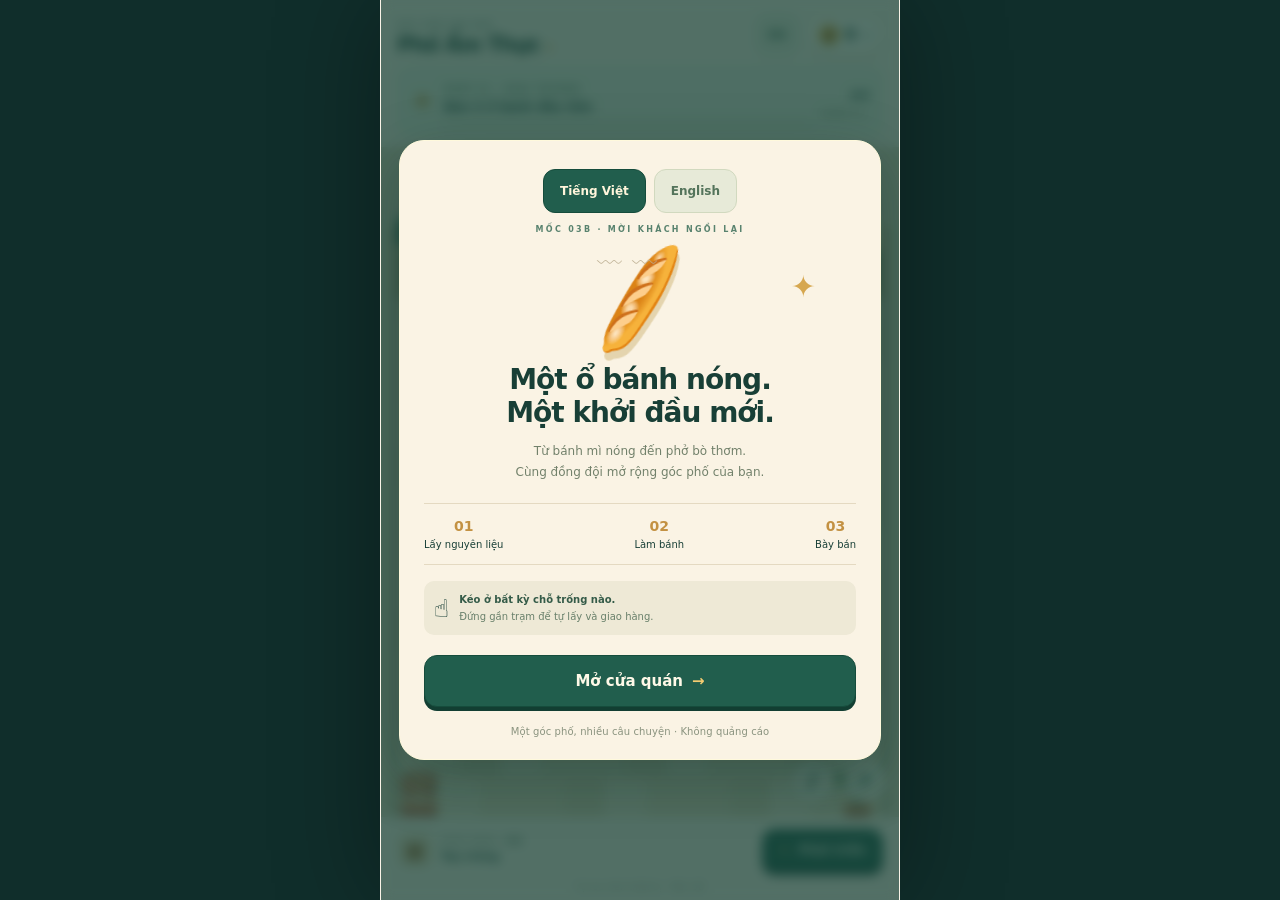
<file: versions/0.4.0/index.html>
<!doctype html>
<html lang="vi">
<head>
<meta charset="UTF-8">
<meta name="viewport" content="width=device-width,initial-scale=1,maximum-scale=1,user-scalable=no,viewport-fit=cover">
<meta name="theme-color" content="#143f39">
<meta name="apple-mobile-web-app-capable" content="yes">
<meta name="apple-mobile-web-app-status-bar-style" content="black-translucent">
<meta name="description" content="Từ một ổ bánh mì nóng, dựng nên góc phố của riêng bạn. Game quản lý quán ăn Việt Nam.">
<title>Phố Ẩm Thực · Phố đang lớn</title>
<link rel="icon" href="./icon.svg" type="image/svg+xml">
<link rel="stylesheet" href="./src/style.css">
</head>
<body>
<main id="app">
  <header class="topbar">
    <div class="brand"><span class="eyebrow">GÓC PHỐ CỦA BẠN</span><h1>Phố Ẩm Thực<span class="brand-dot">✦</span></h1></div>
    <button id="language" class="language-toggle" aria-label="Chọn ngôn ngữ" title="Ngôn ngữ">EN</button>
    <div class="wallet" aria-label="Tiền hiện có"><span class="coin">₫</span><strong id="money">0</strong><small>xu</small></div>
  </header>
  <section class="objective" id="missions" role="button" tabindex="0" aria-label="Mở nhiệm vụ và bữa trưa"><span class="day-icon">☀</span><div><span id="chapter">NGÀY 01 · KHAI TRƯƠNG</span><strong id="goal">Bán 5 ổ bánh đầu tiên</strong><div class="progress"><i id="goal-progress"></i></div></div><span class="mission-short"><b id="goal-count">0/5</b><small>NHIỆM VỤ ›</small></span></section>
  <div class="scene-wrap" id="scene-wrap">
    <canvas id="game" aria-label="Quán bánh mì. Kéo trên sàn để di chuyển; đến gần các trạm để tự làm việc." tabindex="0"></canvas>
    <div id="rush" hidden>♨ GIỜ CAO ĐIỂM <span id="rush-time">60s</span></div>
    <div id="owner-status" hidden role="status"></div>
    <div id="station-hint" class="station-hint">Kéo ngón tay trên sàn để di chuyển</div>
    <div class="scene-tools"><button id="sound" class="round" aria-label="Bật âm thanh" title="Âm thanh">♪<span class="mute-mark">/</span></button><button id="help" class="round" aria-label="Hướng dẫn">?</button></div>
    <div id="toast" role="status" aria-live="polite"></div>
  </div>
  <footer class="bottom-bar">
    <div class="cargo"><span class="cargo-icon">▣</span><div><small>ĐANG MANG <b id="capacity">0/4</b></small><strong id="bag">Tay trống</strong></div></div>
    <button id="shop" class="primary"><span>✦</span> Phát triển <i id="shop-dot"></i></button>
  </footer>
  <div id="save-status">Tự lưu trên thiết bị · Mốc 3B</div>
  <section id="welcome" class="overlay" aria-modal="true" role="dialog" aria-labelledby="welcome-title">
    <div class="welcome-card">
      <div class="language-choice" role="group" aria-label="Chọn ngôn ngữ"><button data-language="vi">Tiếng Việt</button><button data-language="en">English</button></div>
      <div class="mini-mark">MỐC 03B · MỜI KHÁCH NGỒI LẠI</div>
      <div class="hero-food" aria-hidden="true"><span class="food-steam">﹏ ﹏</span><span class="food-bread">🥖</span><span class="hero-spark">✦</span></div>
      <h2 id="welcome-title">Một ổ bánh nóng.<br>Một khởi đầu mới.</h2>
      <p>Từ bánh mì nóng đến phở bò thơm.<br>Cùng đồng đội mở rộng góc phố của bạn.</p>
      <div class="welcome-steps"><span><b>01</b>Lấy nguyên liệu</span><span><b>02</b>Làm bánh</span><span><b>03</b>Bày bán</span></div>
      <div class="tip"><span>☝</span><p><strong>Kéo ở bất kỳ chỗ trống nào.</strong><br>Đứng gần trạm để tự lấy và giao hàng.</p></div>
      <button id="start" class="primary large">Mở cửa quán <span>→</span></button>
      <small class="welcome-note">Một góc phố, nhiều câu chuyện · Không quảng cáo</small>
    </div>
  </section>
  <section id="shop-panel" class="overlay" hidden role="dialog" aria-modal="true" aria-labelledby="shop-title">
    <div class="sheet"><div class="sheet-head"><div><span class="eyebrow">ĐẦU TƯ CHO NGÀY MAI</span><h2 id="shop-title">Phố mình đang lớn</h2></div><button class="close" data-close aria-label="Đóng">×</button></div><p class="sheet-sub">Mỗi thay đổi, một góc phố vui hơn.</p><div class="shop-tabs"><button id="tab-home" class="active" aria-pressed="true">Quán đầu tiên</button><button id="tab-growth" aria-pressed="false">Sân phở mới <span>✦</span></button><button id="tab-dining" aria-pressed="false">Sân ăn tại chỗ</button></div><div id="upgrades"></div><p class="sheet-foot">Khách và bếp tạm nghỉ khi bạn xem bảng này.</p></div>
  </section>
  <section id="help-panel" class="overlay" hidden role="dialog" aria-modal="true" aria-labelledby="help-title"><div class="sheet"><div class="sheet-head"><h2 id="help-title">Chào chủ quán!</h2><button class="close" data-close aria-label="Đóng">×</button></div><div class="language-choice" role="group" aria-label="Chọn ngôn ngữ"><button data-language="vi">Tiếng Việt</button><button data-language="en">English</button></div><ol class="instructions"><li><b>Kéo để đi</b><p>Giữ và kéo một ngón tay ở vùng sàn. Máy tính dùng phím mũi tên hoặc WASD.</p></li><li><b>Ghé giỏ nguyên liệu bên trái</b><p>Lấy tối đa sức chứa. Hàng bạn mang hiện ngay trên tay.</p></li><li><b>Đứng ở vòng tròn trước bếp</b><p>Tự giao nguyên liệu, chờ bánh chín và lấy bánh. Bánh đặc biệt xuất hiện khi nâng bếp.</p></li><li><b>Mang bánh tới quầy xanh</b><p>Khách tự mua. Ghé vòng tròn quầy để thu tiền. Quầy trà tắc tự pha khi bạn đứng cạnh.</p></li><li><b>Phát triển theo cách của bạn</b><p>Hoàn tất khai trương để sang Ngày 02. Mở sân phở, đi xuống cuối sân để lấy nguyên liệu phở → nồi nấu → quầy nâu. Linh lo bánh, An có thể phụ phở, máy trà giúp bạn rảnh tay.</p></li><li><b>Khi Linh đã lo bánh</b><p>Chạm bảng Nhiệm vụ để nhận đơn mang đi 70 giây: lấy món ở quầy rồi tới điểm túi giấy. Hoặc nhận tiếp đá, lấy thùng ở kho rau và mang tới trà để có giá bán tốt trong thời gian ngắn. Cả hai đều tùy chọn.</p></li><li><b>Nhiệm vụ và bữa trưa</b><p>Chạm bảng mục tiêu trên cùng để xem ba nhiệm vụ độc lập. Chuẩn bị hàng rồi đón đoàn khách bữa trưa. Chưa đạt 14 món thì có thể thử lại; quán vẫn tiếp tục hoạt động.</p></li><li><b>Mời khách ngồi lại</b><p>Hoàn tất Ngày 02 để mở sân ăn. Chọn bàn trong Nhiệm vụ → Bàn ăn, ghé xe phục vụ lấy đúng món từ quầy rồi mang tới vòng trước bàn. Khách ăn xong để tiền lại; ghé bàn để thu và dọn. Mai phụ bàn được giao, bạn lo các bàn còn lại.</p></li></ol><div class="save-tools"><h3>Tiến độ của bạn</h3><p>Bản lưu Mốc 1, 2 và 3A được giữ nguyên khi sang Mốc 3B.</p><p id="import-status" role="status"></p><div><button id="export-save">↓ Xuất bản lưu</button><button id="import-save">↑ Nhập bản lưu</button></div></div><button id="reset" class="text-button">Chơi lại từ đầu…</button><p class="sheet-foot">Tiến độ lưu riêng trong trình duyệt. Không tính thời gian khi đóng game.</p></div></section>
  <section id="finish" class="overlay" hidden role="dialog" aria-modal="true" aria-labelledby="finish-title"><div class="welcome-card"><div class="mini-mark">NGÀY 02 · MỘT GÓC PHỐ MỚI</div><div class="finish-medal">✦</div><h2 id="finish-title">Phố mình đông vui rồi!</h2><p>Bếp phở thơm, đồng đội sẵn sàng.<br>Góc phố vẫn còn nhiều khách đang đợi.</p><div id="finish-stats"></div><button id="continue" class="primary large">Tiếp tục chăm quán →</button><small class="welcome-note">Tiếp theo: Ngày 03 · Mở sân ăn và mời Mai cùng phục vụ.</small></div></section>
  <section id="missions-panel" class="overlay" hidden role="dialog" aria-modal="true" aria-labelledby="missions-title">
    <div class="sheet mission-sheet">
      <div class="mission-header"><div class="sheet-head"><div><span class="eyebrow">TỰ CHỌN NHỊP CHƠI CỦA BẠN</span><h2 id="missions-title">Chuyện của góc phố</h2></div><button class="close" data-close aria-label="Đóng">×</button></div>
        <div id="mission-summary" class="mission-summary" role="status"></div>
        <div class="mission-tabs" role="tablist" aria-label="Mục tiêu">
          <button id="missions-goals" role="tab" aria-controls="mission-goals" data-mission-tab="goals"><span>✦</span><span>Mục tiêu</span><b id="reward-count" hidden></b></button>
          <button id="missions-jobs" role="tab" aria-controls="mission-jobs" data-mission-tab="jobs"><span>▤</span><span>Việc chủ quán</span></button>
          <button id="missions-lunch" role="tab" aria-controls="mission-lunch" data-mission-tab="lunch"><span>☀</span><span>Bữa trưa</span></button>
          <button id="missions-dining" role="tab" aria-controls="mission-dining" data-mission-tab="dining"><span>🍽</span><span>Bàn ăn</span></button>
        </div>
      </div>
      <div class="mission-scroll">
        <p class="sheet-sub" id="missions-sub"></p>
        <div id="mission-goals" role="tabpanel" aria-labelledby="missions-goals"><div id="quests"></div></div>
        <div id="mission-jobs" role="tabpanel" aria-labelledby="missions-jobs" hidden><div id="owner-jobs"></div></div>
        <div id="mission-dining" role="tabpanel" aria-labelledby="missions-dining" hidden><div id="dining-board"></div></div>
        <div id="mission-lunch" role="tabpanel" aria-labelledby="missions-lunch" hidden><div id="lunch-card"></div></div>
      </div>
      <div class="mission-footer"><small>Quán đang tạm nghỉ</small><button class="primary" data-close>Quay lại quán <span>→</span></button></div>
    </div>
  </section>
  <section id="recovery" class="overlay" hidden role="dialog" aria-modal="true" aria-labelledby="recovery-title"><div class="welcome-card"><div class="mini-mark">GIỮ AN TOÀN GÓC PHỐ CỦA BẠN</div><h2 id="recovery-title">Bản lưu cần được kiểm tra</h2><p id="recovery-message"></p><p>Dữ liệu chưa bị xóa hoặc ghi đè.<br>Bạn có thể tải bản gốc xuống để giữ lại.</p><button id="export-raw" class="primary large">↓ Giữ bản lưu gốc</button><button id="recovery-import" class="secondary">↑ Nhập bản lưu khác</button><button id="recovery-new" class="text-button">Tạo lượt mới có xác nhận…</button></div></section>
  <input id="save-file" type="file" accept=".json,application/json" hidden aria-label="Chọn file tiến độ">

</main>
<script type="module" src="./src/main.js"></script>
</body>
</html>
</file>
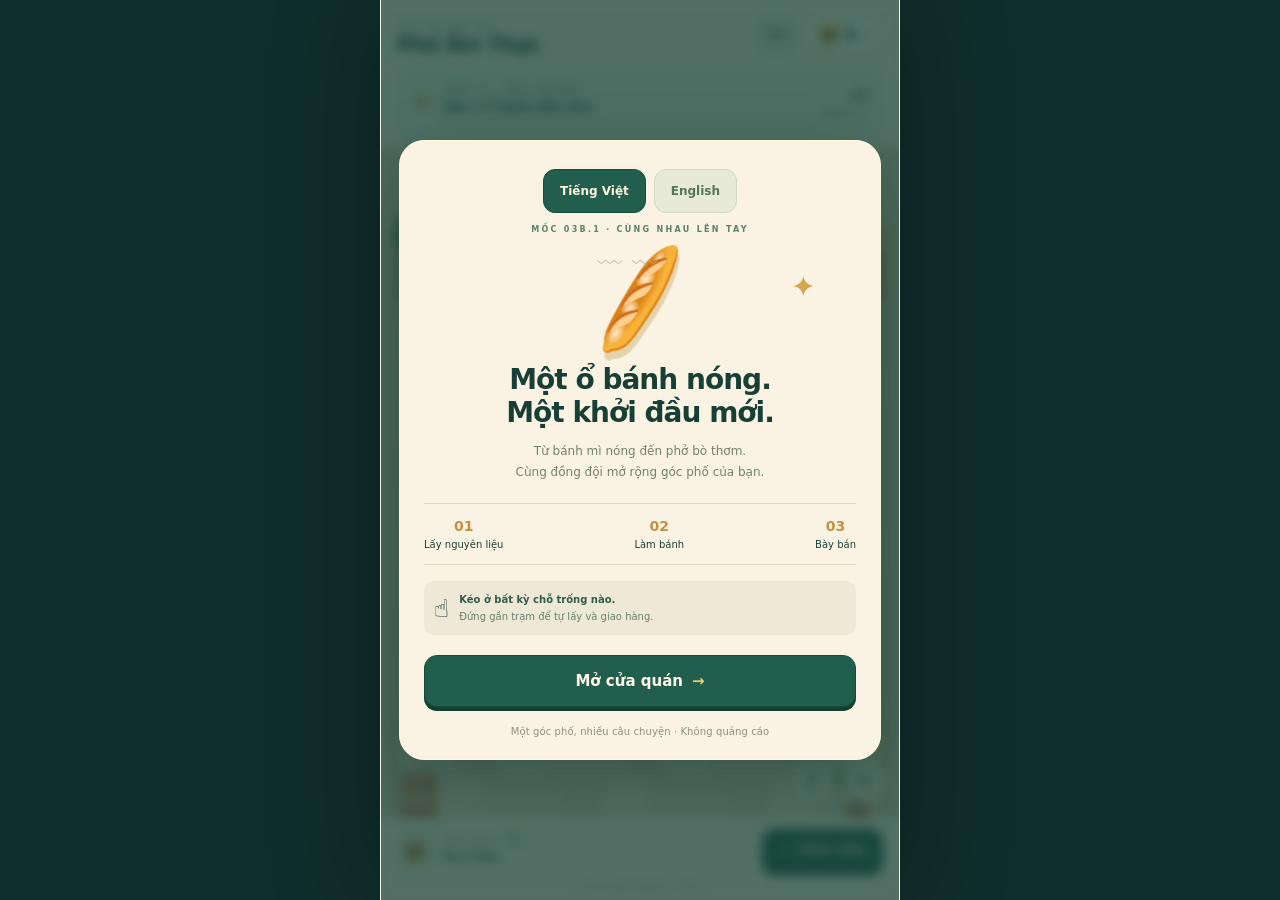
<file: versions/0.5.0/index.html>
<!doctype html>
<html lang="vi">
<head>
<meta charset="UTF-8">
<meta name="viewport" content="width=device-width,initial-scale=1,maximum-scale=1,user-scalable=no,viewport-fit=cover">
<meta name="theme-color" content="#143f39">
<meta name="apple-mobile-web-app-capable" content="yes">
<meta name="apple-mobile-web-app-status-bar-style" content="black-translucent">
<meta name="description" content="Từ một ổ bánh mì nóng, dựng nên góc phố của riêng bạn. Game quản lý quán ăn Việt Nam.">
<title>Phố Ẩm Thực · Phố đang lớn</title>
<link rel="icon" href="./icon.svg" type="image/svg+xml">
<link rel="stylesheet" href="./src/style.css">
</head>
<body>
<main id="app">
  <header class="topbar">
    <div class="brand"><span class="eyebrow">GÓC PHỐ CỦA BẠN</span><h1>Phố Ẩm Thực<span class="brand-dot">✦</span></h1></div>
    <button id="language" class="language-toggle" aria-label="Chọn ngôn ngữ" title="Ngôn ngữ">EN</button>
    <div class="wallet" aria-label="Tiền hiện có"><span class="coin">₫</span><strong id="money">0</strong><small>xu</small></div>
  </header>
  <section class="objective" id="missions" role="button" tabindex="0" aria-label="Mở nhiệm vụ và bữa trưa"><span class="day-icon">☀</span><div><span id="chapter">NGÀY 01 · KHAI TRƯƠNG</span><strong id="goal">Bán 5 ổ bánh đầu tiên</strong><div class="progress"><i id="goal-progress"></i></div></div><span class="mission-short"><b id="goal-count">0/5</b><small>NHIỆM VỤ ›</small></span></section>
  <div class="scene-wrap" id="scene-wrap">
    <canvas id="game" aria-label="Quán bánh mì. Kéo trên sàn để di chuyển; đến gần các trạm để tự làm việc." tabindex="0"></canvas>
    <div id="rush" hidden>♨ GIỜ CAO ĐIỂM <span id="rush-time">60s</span></div>
    <div id="owner-status" hidden role="status"></div>
    <div id="station-hint" class="station-hint">Kéo ngón tay trên sàn để di chuyển</div>
    <div class="scene-tools"><button id="sound" class="round" aria-label="Bật âm thanh" title="Âm thanh">♪<span class="mute-mark">/</span></button><button id="help" class="round" aria-label="Hướng dẫn">?</button></div>
    <div id="toast" role="status" aria-live="polite"></div>
  </div>
  <footer class="bottom-bar">
    <div class="cargo"><span class="cargo-icon">▣</span><div><small>ĐANG MANG <b id="capacity">0/4</b></small><strong id="bag">Tay trống</strong></div></div>
    <button id="shop" class="primary"><span>✦</span> Phát triển <i id="shop-dot"></i></button>
  </footer>
  <div id="save-status">Tự lưu trên thiết bị · 0.5.0</div>
  <section id="welcome" class="overlay" aria-modal="true" role="dialog" aria-labelledby="welcome-title">
    <div class="welcome-card">
      <div class="language-choice" role="group" aria-label="Chọn ngôn ngữ"><button data-language="vi">Tiếng Việt</button><button data-language="en">English</button></div>
      <div class="mini-mark">MỐC 03B.1 · CÙNG NHAU LÊN TAY</div>
      <div class="hero-food" aria-hidden="true"><span class="food-steam">﹏ ﹏</span><span class="food-bread">🥖</span><span class="hero-spark">✦</span></div>
      <h2 id="welcome-title">Một ổ bánh nóng.<br>Một khởi đầu mới.</h2>
      <p>Từ bánh mì nóng đến phở bò thơm.<br>Cùng đồng đội mở rộng góc phố của bạn.</p>
      <div class="welcome-steps"><span><b>01</b>Lấy nguyên liệu</span><span><b>02</b>Làm bánh</span><span><b>03</b>Bày bán</span></div>
      <div class="tip"><span>☝</span><p><strong>Kéo ở bất kỳ chỗ trống nào.</strong><br>Đứng gần trạm để tự lấy và giao hàng.</p></div>
      <button id="start" class="primary large">Mở cửa quán <span>→</span></button>
      <small class="welcome-note">Một góc phố, nhiều câu chuyện · Không quảng cáo</small>
    </div>
  </section>
  <section id="shop-panel" class="overlay" hidden role="dialog" aria-modal="true" aria-labelledby="shop-title">
    <div class="sheet"><div class="sheet-head"><div><span class="eyebrow">ĐẦU TƯ CHO NGÀY MAI</span><h2 id="shop-title">Phố mình đang lớn</h2></div><button class="close" data-close aria-label="Đóng">×</button></div><p class="sheet-sub">Mỗi thay đổi, một góc phố vui hơn.</p><div class="shop-tabs"><button id="tab-home" class="active" aria-pressed="true">Quán đầu tiên</button><button id="tab-growth" aria-pressed="false">Sân phở mới <span>✦</span></button><button id="tab-dining" aria-pressed="false">Sân ăn tại chỗ</button><button id="tab-team" aria-pressed="false">Đội ngũ</button></div><div id="upgrades"></div><p class="sheet-foot">Khách và bếp tạm nghỉ khi bạn xem bảng này.</p></div>
  </section>
  <section id="help-panel" class="overlay" hidden role="dialog" aria-modal="true" aria-labelledby="help-title"><div class="sheet"><div class="sheet-head"><h2 id="help-title">Chào chủ quán!</h2><button class="close" data-close aria-label="Đóng">×</button></div><div class="language-choice" role="group" aria-label="Chọn ngôn ngữ"><button data-language="vi">Tiếng Việt</button><button data-language="en">English</button></div><ol class="instructions"><li><b>Kéo để đi</b><p>Giữ và kéo một ngón tay ở vùng sàn. Máy tính dùng phím mũi tên hoặc WASD.</p></li><li><b>Ghé giỏ nguyên liệu bên trái</b><p>Lấy tối đa sức chứa. Hàng bạn mang hiện ngay trên tay.</p></li><li><b>Đứng ở vòng tròn trước bếp</b><p>Tự giao nguyên liệu, chờ bánh chín và lấy bánh. Bánh đặc biệt xuất hiện khi nâng bếp.</p></li><li><b>Mang bánh tới quầy xanh</b><p>Khách tự mua. Ghé vòng tròn quầy để thu tiền. Quầy trà tắc tự pha khi bạn đứng cạnh.</p></li><li><b>Phát triển theo cách của bạn</b><p>Hoàn tất khai trương để sang Ngày 02. Mở sân phở, đi xuống cuối sân để lấy nguyên liệu phở → nồi nấu → quầy nâu. Linh lo bánh, An có thể phụ phở, máy trà giúp bạn rảnh tay.</p></li><li><b>Khi Linh đã lo bánh</b><p>Chạm bảng Nhiệm vụ để nhận đơn mang đi 70 giây: lấy món ở quầy rồi tới điểm túi giấy. Hoặc nhận tiếp đá, lấy thùng ở kho rau và mang tới trà để có giá bán tốt trong thời gian ngắn. Cả hai đều tùy chọn.</p></li><li><b>Nhiệm vụ và bữa trưa</b><p>Chạm bảng mục tiêu trên cùng để xem ba nhiệm vụ độc lập. Chuẩn bị hàng rồi đón đoàn khách bữa trưa. Chưa đạt 14 món thì có thể thử lại; quán vẫn tiếp tục hoạt động.</p></li><li><b>Mời khách ngồi lại</b><p>Hoàn tất Ngày 02 để mở sân ăn. Chọn bàn trong Nhiệm vụ → Bàn ăn, ghé xe phục vụ lấy đúng món từ quầy rồi mang tới vòng trước bàn. Khách ăn xong để tiền lại; ghé bàn để thu và dọn. Mai phụ bàn được giao, bạn lo các bàn còn lại.</p></li></ol><div class="save-tools"><h3>Tiến độ của bạn</h3><p>Bản lưu Mốc 1, 2 và 3A được giữ nguyên khi sang Mốc 3B.</p><p id="import-status" role="status"></p><div><button id="export-save">↓ Xuất bản lưu</button><button id="import-save">↑ Nhập bản lưu</button></div></div><button id="reset" class="text-button">Chơi lại từ đầu…</button><p class="sheet-foot">Tiến độ lưu riêng trong trình duyệt. Không tính thời gian khi đóng game.</p></div></section>
  <section id="finish" class="overlay" hidden role="dialog" aria-modal="true" aria-labelledby="finish-title"><div class="welcome-card"><div class="mini-mark">NGÀY 02 · MỘT GÓC PHỐ MỚI</div><div class="finish-medal">✦</div><h2 id="finish-title">Phố mình đông vui rồi!</h2><p>Bếp phở thơm, đồng đội sẵn sàng.<br>Góc phố vẫn còn nhiều khách đang đợi.</p><div id="finish-stats"></div><button id="continue" class="primary large">Tiếp tục chăm quán →</button><small class="welcome-note">Tiếp theo: Ngày 03 · Mở sân ăn và mời Mai cùng phục vụ.</small></div></section>
  <section id="missions-panel" class="overlay" hidden role="dialog" aria-modal="true" aria-labelledby="missions-title">
    <div class="sheet mission-sheet">
      <div class="mission-header"><div class="sheet-head"><div><span class="eyebrow">TỰ CHỌN NHỊP CHƠI CỦA BẠN</span><h2 id="missions-title">Chuyện của góc phố</h2></div><button class="close" data-close aria-label="Đóng">×</button></div>
        <div id="mission-summary" class="mission-summary" role="status"></div>
        <div class="mission-tabs" role="tablist" aria-label="Mục tiêu">
          <button id="missions-goals" role="tab" aria-controls="mission-goals" data-mission-tab="goals"><span>✦</span><span>Mục tiêu</span><b id="reward-count" hidden></b></button>
          <button id="missions-jobs" role="tab" aria-controls="mission-jobs" data-mission-tab="jobs"><span>▤</span><span>Việc chủ quán</span></button>
          <button id="missions-lunch" role="tab" aria-controls="mission-lunch" data-mission-tab="lunch"><span>☀</span><span>Bữa trưa</span></button>
          <button id="missions-dining" role="tab" aria-controls="mission-dining" data-mission-tab="dining"><span>🍽</span><span>Bàn ăn</span></button>
        </div>
      </div>
      <div class="mission-scroll">
        <p class="sheet-sub" id="missions-sub"></p>
        <div id="mission-goals" role="tabpanel" aria-labelledby="missions-goals"><div id="quests"></div></div>
        <div id="mission-jobs" role="tabpanel" aria-labelledby="missions-jobs" hidden><div id="owner-jobs"></div></div>
        <div id="mission-dining" role="tabpanel" aria-labelledby="missions-dining" hidden><div id="dining-board"></div></div>
        <div id="mission-lunch" role="tabpanel" aria-labelledby="missions-lunch" hidden><div id="lunch-card"></div></div>
      </div>
      <div class="mission-footer"><small>Quán đang tạm nghỉ</small><button class="primary" data-close>Quay lại quán <span>→</span></button></div>
    </div>
  </section>
  <section id="recovery" class="overlay" hidden role="dialog" aria-modal="true" aria-labelledby="recovery-title"><div class="welcome-card"><div class="mini-mark">GIỮ AN TOÀN GÓC PHỐ CỦA BẠN</div><h2 id="recovery-title">Bản lưu cần được kiểm tra</h2><p id="recovery-message"></p><p>Dữ liệu chưa bị xóa hoặc ghi đè.<br>Bạn có thể tải bản gốc xuống để giữ lại.</p><button id="export-raw" class="primary large">↓ Giữ bản lưu gốc</button><button id="recovery-import" class="secondary">↑ Nhập bản lưu khác</button><button id="recovery-new" class="text-button">Tạo lượt mới có xác nhận…</button></div></section>
  <input id="save-file" type="file" accept=".json,application/json" hidden aria-label="Chọn file tiến độ">

</main>
<script type="module" src="./src/main.js"></script>
</body>
</html>
</file>
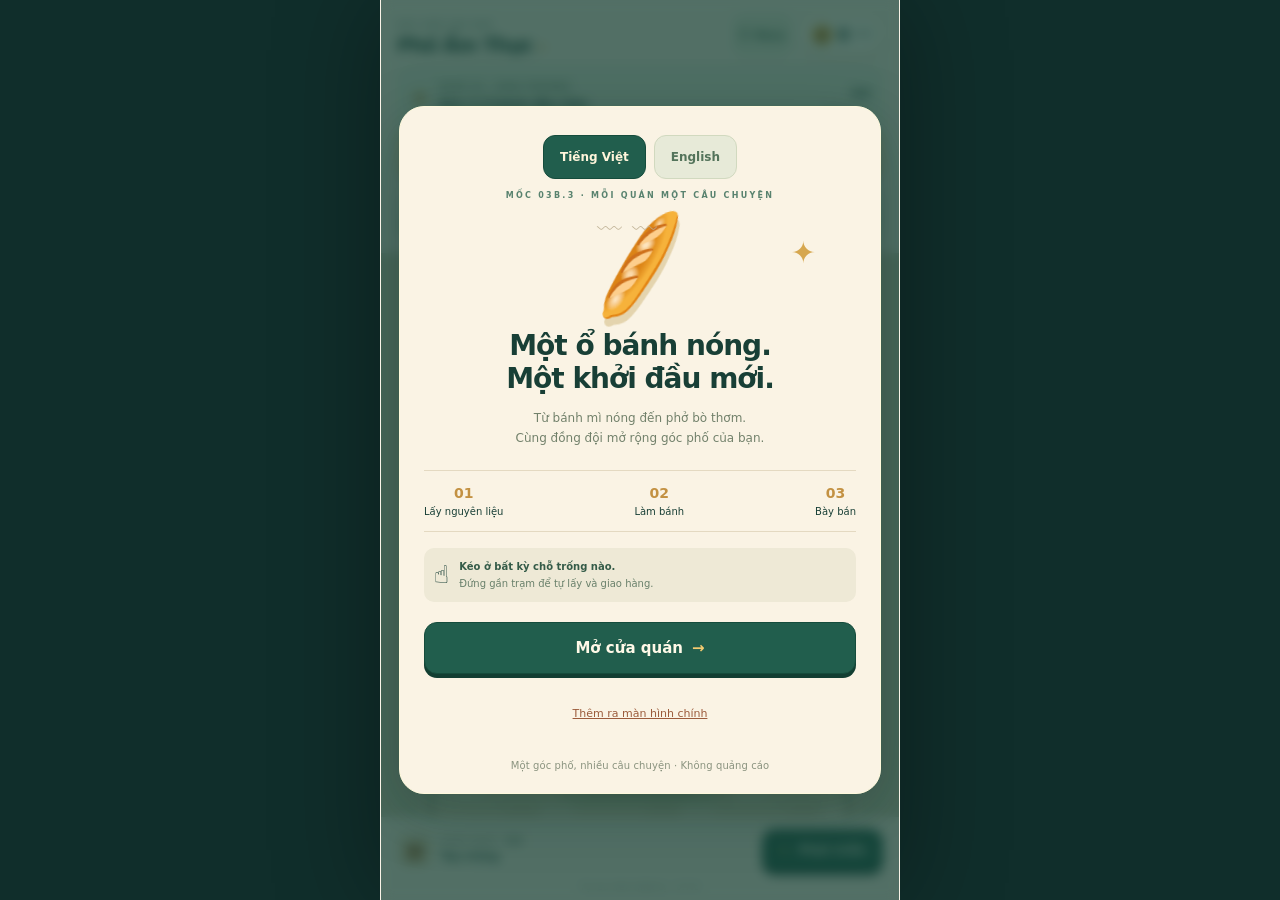
<file: versions/0.7.0/index.html>
<!doctype html>
<html lang="vi">
<head>
<meta charset="UTF-8">
<meta name="viewport" content="width=device-width,initial-scale=1,maximum-scale=1,user-scalable=no,viewport-fit=cover">
<meta name="theme-color" content="#143f39">
<link id="app-manifest" rel="manifest" href="./manifest.webmanifest">
<link rel="apple-touch-icon" href="./src/assets/app-icon-180.png">
<meta name="apple-mobile-web-app-title" content="Phố Ẩm Thực">
<meta name="apple-mobile-web-app-capable" content="yes">
<meta name="apple-mobile-web-app-status-bar-style" content="black-translucent">
<meta name="description" content="Từ một ổ bánh mì nóng, dựng nên góc phố của riêng bạn. Game quản lý quán ăn Việt Nam.">
<title>Phố Ẩm Thực · Phố đang lớn</title>
<link rel="icon" href="./icon.svg" type="image/svg+xml">
<link rel="stylesheet" href="./src/style.css">
</head>
<body>
<main id="app">
  <header class="topbar">
    <div class="brand"><span class="eyebrow">GÓC PHỐ CỦA BẠN</span><h1>Phố Ẩm Thực<span class="brand-dot">✦</span></h1></div>
    <button id="menu" class="menu-toggle" aria-label="Mở menu">☰ <span>Menu</span></button>
    <div class="wallet" aria-label="Tiền hiện có"><span class="coin">₫</span><strong id="money">0</strong><small>VNĐ</small></div>
  </header>
  <section class="objective">
    <button id="missions" class="mission-overview" aria-label="Mở nhiệm vụ và bữa trưa"><span class="day-icon">☀</span><div><span id="chapter">NGÀY 01 · KHAI TRƯƠNG</span><strong id="goal">Bán 5 ổ bánh đầu tiên</strong><div class="progress"><i id="goal-progress"></i></div></div><span class="mission-short"><b id="goal-count">0/5</b><small>NHIỆM VỤ ›</small></span></button>
    <button id="next-action" class="action-guide"><span aria-hidden="true">➜</span><span class="action-copy"><small>VIỆC TIẾP THEO</small><strong id="next-label">Lấy nguyên liệu làm bánh</strong></span><span id="next-distance">Chỉ đường ›</span></button>
  </section>
  <nav id="venue-bar" class="venue-bar" aria-label="Địa chỉ đang chơi"><button id="street-button">⌂ <span>Phố của bạn</span></button><div><strong id="venue-name"></strong><small id="venue-stars"></small></div><button id="journal-button">✦ <span>Sổ quán</span><b id="journal-count"></b></button></nav>
  <div class="scene-wrap" id="scene-wrap">
    <canvas id="game" aria-label="Quán bánh mì. Kéo trên sàn để di chuyển; đến gần các trạm để tự làm việc." tabindex="0"></canvas>
    <div id="rush" hidden>♨ GIỜ CAO ĐIỂM <span id="rush-time">60s</span></div>
    <div id="owner-status" hidden role="status"></div>
    <div id="station-hint" class="station-hint">Kéo ngón tay trên sàn để di chuyển</div>
    <div id="toast" role="status" aria-live="polite"></div>
  </div>
  <footer class="bottom-bar">
    <div class="cargo"><span class="cargo-icon">▣</span><div><small>ĐANG MANG <b id="capacity">0/4</b></small><strong id="bag">Tay trống</strong></div></div>
    <button id="shop" class="primary"><span>✦</span> Phát triển <i id="shop-dot"></i></button>
  </footer>
  <div id="save-status">Tự lưu trên thiết bị · 0.7.0</div>
  <section id="welcome" class="overlay" aria-modal="true" role="dialog" aria-labelledby="welcome-title">
    <div class="welcome-card">
      <div class="language-choice" role="group" aria-label="Chọn ngôn ngữ"><button data-language="vi">Tiếng Việt</button><button data-language="en">English</button></div>
      <div class="mini-mark">MỐC 03B.3 · MỖI QUÁN MỘT CÂU CHUYỆN</div>
      <div class="hero-food" aria-hidden="true"><span class="food-steam">﹏ ﹏</span><span class="food-bread">🥖</span><span class="hero-spark">✦</span></div>
      <h2 id="welcome-title">Một ổ bánh nóng.<br>Một khởi đầu mới.</h2>
      <p>Từ bánh mì nóng đến phở bò thơm.<br>Cùng đồng đội mở rộng góc phố của bạn.</p>
      <div class="welcome-steps"><span><b>01</b>Lấy nguyên liệu</span><span><b>02</b>Làm bánh</span><span><b>03</b>Bày bán</span></div>
      <div class="tip"><span>☝</span><p><strong>Kéo ở bất kỳ chỗ trống nào.</strong><br>Đứng gần trạm để tự lấy và giao hàng.</p></div>
      <button id="start" class="primary large">Mở cửa quán <span>→</span></button>
      <button id="welcome-install" class="text-button">Thêm ra màn hình chính</button>
      <small class="welcome-note">Một góc phố, nhiều câu chuyện · Không quảng cáo</small>
    </div>
  </section>
  <section id="shop-panel" class="overlay" hidden role="dialog" aria-modal="true" aria-labelledby="shop-title">
    <div class="sheet"><div class="sheet-head"><div><span class="eyebrow">ĐẦU TƯ CHO NGÀY MAI</span><h2 id="shop-title">Phố mình đang lớn</h2></div><button class="close" data-close aria-label="Đóng">×</button></div><p class="sheet-sub">Mỗi thay đổi, một góc phố vui hơn.</p><div class="shop-tabs"><button id="tab-home" class="active" aria-pressed="true">Quán đầu tiên</button><button id="tab-growth" aria-pressed="false">Sân phở mới <span>✦</span></button><button id="tab-dining" aria-pressed="false">Sân ăn tại chỗ</button><button id="tab-team" aria-pressed="false">Đội ngũ</button></div><p id="shop-balance" class="shop-balance"></p><div id="upgrades"></div><p class="sheet-foot">Khách và bếp tạm nghỉ khi bạn xem bảng này.</p></div>
  </section>
  <section id="menu-panel" class="overlay" hidden role="dialog" aria-modal="true" aria-labelledby="menu-title"><div class="sheet menu-sheet"><div class="sheet-head"><h2 id="menu-title">Menu quán</h2><button class="close" data-close aria-label="Đóng">×</button></div><p id="menu-balance" class="shop-balance"></p><div class="menu-actions">
    <button id="help" class="menu-action help-action"><span aria-hidden="true">?</span><span><b>Cách chơi & giá món</b><small>Điều khiển, công việc và chỉ đường</small></span><span>›</span></button>
    <button id="sound" class="menu-action" aria-label="Bật âm thanh" aria-pressed="false"><span aria-hidden="true">♪</span><span><b>Âm thanh</b><small id="sound-state">Tắt</small></span></button>
    <button id="language" class="menu-action" aria-label="Chọn ngôn ngữ"><span aria-hidden="true">文</span><span><b>Tiếng Việt / English</b><small id="language-state">Đang dùng Tiếng Việt</small></span><span>⇄</span></button>
    <button id="nav-toggle" class="menu-action" aria-pressed="true"><span aria-hidden="true">➜</span><span><b>Đường dẫn trên sàn</b><small id="nav-state">Đang bật</small></span></button>
    <button id="install-help" class="menu-action"><img src="./src/assets/app-icon.svg" width="34" height="34" alt=""><span><b>Đưa game ra màn hình chính</b><small>Dễ tìm lại góc phố của bạn</small></span><span>›</span></button><button id="check-update" class="menu-action"><span>↻</span><span><b>Phiên bản & cập nhật</b><small id="update-state">0.7.0</small></span></button>
    </div><h3>Bản đồ khu quán</h3><p class="sheet-sub">Chọn trạm để được chỉ đường. Bạn vẫn tự điều khiển nhân vật.</p><div id="map-stations"></div><p class="sheet-foot">Quán tạm nghỉ khi mở menu.</p></div></section>
  <section id="street-panel" class="overlay" hidden role="dialog" aria-modal="true" aria-labelledby="street-title"><div class="sheet"><div class="sheet-head"><div><span class="eyebrow">MỖI QUÁN MỘT CÂU CHUYỆN</span><h2 id="street-title">Phố của bạn</h2></div><button class="close" data-close aria-label="Đóng">×</button></div><p class="sheet-sub">Chọn một địa chỉ. Mỗi quán vừa một màn hình, đồng đội vẫn chăm các quán đã mở.</p><div id="venue-list"></div></div></section>
  <section id="journal-panel" class="overlay" hidden role="dialog" aria-modal="true" aria-labelledby="journal-title"><div class="sheet"><div class="sheet-head"><div><span class="eyebrow">XÂY MỘT NƠI ĐÁNG NHỚ</span><h2 id="journal-title">Sổ quán</h2></div><button class="close" data-close aria-label="Đóng">×</button></div><p id="journal-intro" class="section-note"></p><div id="venue-work"></div><div id="venue-projects"></div><div id="wardrobe"></div></div></section>
  <section id="install-panel" class="overlay" hidden role="dialog" aria-modal="true" aria-labelledby="install-title"><div class="sheet"><div class="sheet-head"><h2 id="install-title">Góc phố trên màn hình chính</h2><button class="close" data-close aria-label="Đóng">×</button></div><div class="install-app"><img src="./src/assets/app-icon.svg" width="92" height="92" alt=""><strong>Phố Ẩm Thực</strong><p>Một quán nhỏ. Mỗi ngày một câu chuyện mới.</p></div><div id="install-steps"></div><p class="section-note">Trước khi thêm biểu tượng, tải một file tiến độ. Nếu mở biểu tượng thấy quán mới, vào Menu → Cách chơi → Nhập bản lưu.</p><button id="install-export" class="primary large">↓ Giữ file tiến độ</button><p class="sheet-sub">Biểu tượng mở đúng bản thử hiện tại. Tiến độ lưu trong trình duyệt; hãy xuất bản lưu để dự phòng.</p></div></section>
  <section id="update-panel" class="overlay" hidden role="dialog" aria-modal="true" aria-labelledby="update-title"><div class="welcome-card"><img src="./src/assets/app-icon.svg" width="72" height="72" alt=""><div class="mini-mark">GÓC PHỐ CÓ ĐIỀU MỚI</div><h2 id="update-title">Có bản cập nhật</h2><p id="update-message"></p><div id="update-notes" class="update-notes"></div><button id="reload-update" class="primary large">Lưu tiến độ & tải bản mới</button><button id="update-later" class="secondary">Để sau</button></div></section>
  <section id="help-panel" class="overlay" hidden role="dialog" aria-modal="true" aria-labelledby="help-title"><div class="sheet"><div class="sheet-head"><h2 id="help-title">Chào chủ quán!</h2><button class="close" data-close aria-label="Đóng">×</button></div><div class="language-choice" role="group" aria-label="Chọn ngôn ngữ"><button data-language="vi">Tiếng Việt</button><button data-language="en">English</button></div><div class="quick-guide"><h3>Đi theo việc tiếp theo</h3><p>Nhìn ô vàng dưới mục tiêu. Đường chấm đi trên lối trống. Nếu việc ở địa chỉ khác, chạm Sang quán để chuyển nơi; không cần chạy dọc bản đồ.</p><p>Mở Menu → Bản đồ để chọn bất kỳ trạm đã mở. Có thể tắt đường dẫn trong Menu.</p></div><h3>Giá bán hiện tại</h3><div id="price-board" class="price-board"></div><ol class="instructions"><li><b>Kéo để đi</b><p>Giữ và kéo một ngón tay ở vùng sàn. Máy tính dùng phím mũi tên hoặc WASD.</p></li><li><b>Ghé giỏ nguyên liệu bên trái</b><p>Lấy tối đa sức chứa. Hàng bạn mang hiện ngay trên tay.</p></li><li><b>Đứng ở vòng tròn trước bếp</b><p>Tự giao nguyên liệu, chờ bánh chín và lấy bánh. Bánh đặc biệt xuất hiện khi nâng bếp.</p></li><li><b>Mang bánh tới quầy xanh</b><p>Khách tự mua. Ghé vòng tròn quầy để thu tiền. Quầy trà tắc tự pha khi bạn đứng cạnh.</p></li><li><b>Phát triển theo cách của bạn</b><p>Hoàn tất khai trương để sang Ngày 02. Mở quầy phở rồi chọn Phố của bạn để ghé. Mỗi địa chỉ nằm trọn trong một màn hình; Linh và An vẫn làm việc ở quán đã mở.</p></li><li><b>Khi Linh đã lo bánh</b><p>Chạm bảng Nhiệm vụ để nhận đơn mang đi 70 giây: lấy món ở quầy rồi tới điểm túi giấy. Hoặc nhận tiếp đá, lấy thùng ở kho rau và mang tới trà để có giá bán tốt trong thời gian ngắn. Cả hai đều tùy chọn.</p></li><li><b>Nhiệm vụ và bữa trưa</b><p>Chạm bảng mục tiêu trên cùng để xem ba nhiệm vụ độc lập. Chuẩn bị hàng rồi đón đoàn khách bữa trưa. Chưa đạt 14 món thì có thể thử lại; quán vẫn tiếp tục hoạt động.</p></li><li><b>Mời khách ngồi lại</b><p>Hoàn tất Ngày 02 để mở sân ăn, ghé bằng Phố của bạn. Chọn bàn trong Nhiệm vụ → Bàn ăn, ghé xe phục vụ lấy đúng món rồi mang tới bàn. Khách ăn xong để tiền lại; ghé bàn để thu và dọn. Mai phụ bàn được giao.</p></li></ol><div class="save-tools"><h3>Tiến độ của bạn</h3><p>Bản lưu Mốc 1, 2 và 3A được giữ nguyên khi sang Mốc 3B.</p><p id="import-status" role="status"></p><div><button id="export-save">↓ Xuất bản lưu</button><button id="import-save">↑ Nhập bản lưu</button></div></div><button id="reset" class="text-button">Chơi lại từ đầu…</button><p class="sheet-foot">Tiến độ lưu riêng trong trình duyệt. Không tính thời gian khi đóng game.</p></div></section>
  <section id="finish" class="overlay" hidden role="dialog" aria-modal="true" aria-labelledby="finish-title"><div class="welcome-card"><div class="mini-mark">NGÀY 02 · MỘT GÓC PHỐ MỚI</div><div class="finish-medal">✦</div><h2 id="finish-title">Phố mình đông vui rồi!</h2><p>Bếp phở thơm, đồng đội sẵn sàng.<br>Góc phố vẫn còn nhiều khách đang đợi.</p><div id="finish-stats"></div><button id="continue" class="primary large">Tiếp tục chăm quán →</button><small class="welcome-note">Tiếp theo: Ngày 03 · Mở sân ăn và mời Mai cùng phục vụ.</small></div></section>
  <section id="missions-panel" class="overlay" hidden role="dialog" aria-modal="true" aria-labelledby="missions-title">
    <div class="sheet mission-sheet">
      <div class="mission-header"><div class="sheet-head"><div><span class="eyebrow">TỰ CHỌN NHỊP CHƠI CỦA BẠN</span><h2 id="missions-title">Chuyện của góc phố</h2></div><button class="close" data-close aria-label="Đóng">×</button></div>
        <div id="mission-summary" class="mission-summary" role="status"></div>
        <div class="mission-tabs" role="tablist" aria-label="Mục tiêu">
          <button id="missions-goals" role="tab" aria-controls="mission-goals" data-mission-tab="goals"><span>✦</span><span>Mục tiêu</span><b id="reward-count" hidden></b></button>
          <button id="missions-jobs" role="tab" aria-controls="mission-jobs" data-mission-tab="jobs"><span>▤</span><span>Việc chủ quán</span></button>
          <button id="missions-lunch" role="tab" aria-controls="mission-lunch" data-mission-tab="lunch"><span>☀</span><span>Bữa trưa</span></button>
          <button id="missions-dining" role="tab" aria-controls="mission-dining" data-mission-tab="dining"><span>🍽</span><span>Bàn ăn</span></button>
        </div>
      </div>
      <div class="mission-scroll">
        <p class="sheet-sub" id="missions-sub"></p>
        <div id="mission-goals" role="tabpanel" aria-labelledby="missions-goals"><div id="quests"></div></div>
        <div id="mission-jobs" role="tabpanel" aria-labelledby="missions-jobs" hidden><div id="owner-jobs"></div></div>
        <div id="mission-dining" role="tabpanel" aria-labelledby="missions-dining" hidden><div id="dining-board"></div></div>
        <div id="mission-lunch" role="tabpanel" aria-labelledby="missions-lunch" hidden><div id="lunch-card"></div></div>
      </div>
      <div class="mission-footer"><small>Quán đang tạm nghỉ</small><button class="primary" data-close>Quay lại quán <span>→</span></button></div>
    </div>
  </section>
  <section id="recovery" class="overlay" hidden role="dialog" aria-modal="true" aria-labelledby="recovery-title"><div class="welcome-card"><div class="mini-mark">GIỮ AN TOÀN GÓC PHỐ CỦA BẠN</div><h2 id="recovery-title">Bản lưu cần được kiểm tra</h2><p id="recovery-message"></p><p>Dữ liệu chưa bị xóa hoặc ghi đè.<br>Bạn có thể tải bản gốc xuống để giữ lại.</p><button id="export-raw" class="primary large">↓ Giữ bản lưu gốc</button><button id="recovery-import" class="secondary">↑ Nhập bản lưu khác</button><button id="recovery-new" class="text-button">Tạo lượt mới có xác nhận…</button></div></section>
  <input id="save-file" type="file" accept=".json,application/json" hidden aria-label="Chọn file tiến độ">

</main>
<script type="module" src="./src/main.js"></script>
</body>
</html>
</file>
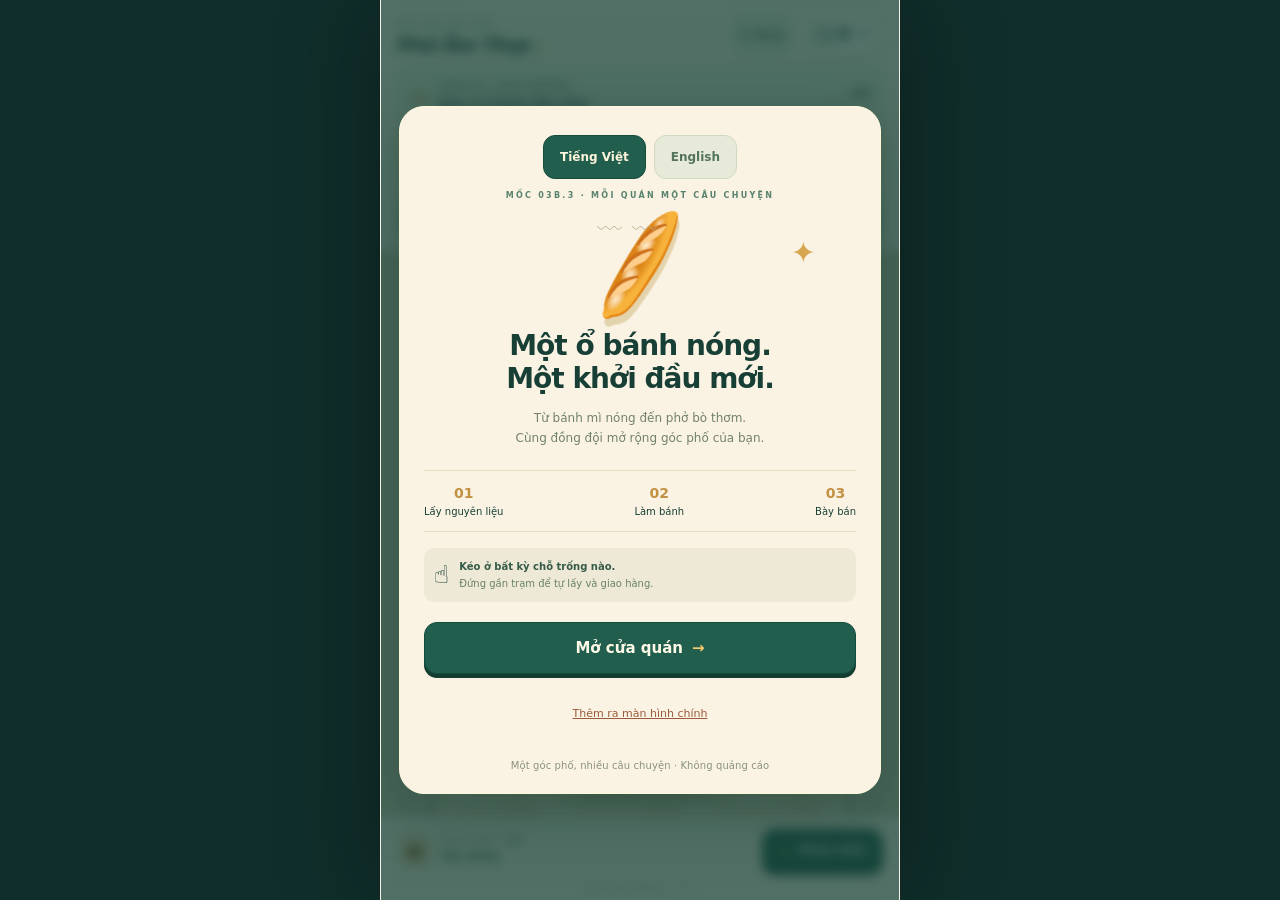
<file: versions/0.7.1/index.html>
<!doctype html>
<html lang="vi">
<head>
<meta charset="UTF-8">
<meta name="viewport" content="width=device-width,initial-scale=1,maximum-scale=1,user-scalable=no,viewport-fit=cover">
<meta name="theme-color" content="#143f39">
<link id="app-manifest" rel="manifest" href="./manifest.webmanifest">
<link rel="apple-touch-icon" href="./src/assets/app-icon-180.png">
<meta name="apple-mobile-web-app-title" content="Phố Ẩm Thực">
<meta name="apple-mobile-web-app-capable" content="yes">
<meta name="apple-mobile-web-app-status-bar-style" content="black-translucent">
<meta name="description" content="Từ một ổ bánh mì nóng, dựng nên góc phố của riêng bạn. Game quản lý quán ăn Việt Nam.">
<title>Phố Ẩm Thực · Phố đang lớn</title>
<link rel="icon" href="./icon.svg" type="image/svg+xml">
<link rel="stylesheet" href="./src/style.css">
</head>
<body>
<main id="app">
  <header class="topbar">
    <div class="brand"><span class="eyebrow">GÓC PHỐ CỦA BẠN</span><h1>Phố Ẩm Thực<span class="brand-dot">✦</span></h1></div>
    <button id="menu" class="menu-toggle" aria-label="Mở menu">☰ <span>Menu</span></button>
    <div class="wallet" aria-label="Tiền hiện có"><svg class="wallet-icon" viewBox="0 0 24 24" aria-hidden="true"><path d="M4 7V5.5A2 2 0 0 1 6 3.5h12V7M4 7h15a2 2 0 0 1 2 2v10a2 2 0 0 1-2 2H5a3 3 0 0 1-3-3V9a2 2 0 0 1 2-2Z"/><path d="M21 12h-5v5h5"/><circle cx="17" cy="14.5" r=".7"/></svg><strong id="money">0</strong><small>VNĐ</small></div>
  </header>
  <section class="objective">
    <button id="missions" class="mission-overview" aria-label="Mở nhiệm vụ và bữa trưa"><span class="day-icon">☀</span><div><span id="chapter">NGÀY 01 · KHAI TRƯƠNG</span><strong id="goal">Bán 5 ổ bánh đầu tiên</strong><div class="progress"><i id="goal-progress"></i></div></div><span class="mission-short"><b id="goal-count">0/5</b><small>NHIỆM VỤ ›</small></span></button>
    <button id="next-action" class="action-guide"><span aria-hidden="true">➜</span><span class="action-copy"><small>VIỆC TIẾP THEO</small><strong id="next-label">Lấy nguyên liệu làm bánh</strong></span><span id="next-distance">Chỉ đường ›</span></button>
  </section>
  <nav id="venue-bar" class="venue-bar" aria-label="Địa chỉ đang chơi"><button id="street-button">⌂ <span>Phố của bạn</span></button><div class="venue-switcher"><button id="venue-prev" class="venue-step" aria-label="Quán trước" disabled>‹</button><div><strong id="venue-name"></strong><small id="venue-stars"></small></div><button id="venue-next" class="venue-step" aria-label="Quán tiếp" disabled>›</button></div><button id="journal-button">✦ <span>Sổ quán</span><b id="journal-count"></b></button></nav>
  <div class="scene-wrap" id="scene-wrap">
    <canvas id="game" aria-label="Quán bánh mì. Kéo trên sàn để di chuyển; đến gần các trạm để tự làm việc." tabindex="0"></canvas>
    <div id="rush" hidden>♨ GIỜ CAO ĐIỂM <span id="rush-time">60s</span></div>
    <div id="owner-status" hidden role="status"></div>
    <div id="station-hint" class="station-hint">Kéo ngón tay trên sàn để di chuyển</div>
    <div id="toast" role="status" aria-live="polite"></div>
  </div>
  <footer class="bottom-bar">
    <div class="cargo"><span class="cargo-icon">▣</span><div><small>ĐANG MANG <b id="capacity">0/4</b></small><strong id="bag">Tay trống</strong></div></div>
    <button id="shop" class="primary"><span>✦</span> Phát triển <i id="shop-dot"></i></button>
  </footer>
  <div id="save-status">Tự lưu trên thiết bị · 0.7.1</div>
  <section id="welcome" class="overlay" aria-modal="true" role="dialog" aria-labelledby="welcome-title">
    <div class="welcome-card">
      <div class="language-choice" role="group" aria-label="Chọn ngôn ngữ"><button data-language="vi">Tiếng Việt</button><button data-language="en">English</button></div>
      <div class="mini-mark">MỐC 03B.3 · MỖI QUÁN MỘT CÂU CHUYỆN</div>
      <div class="hero-food" aria-hidden="true"><span class="food-steam">﹏ ﹏</span><span class="food-bread">🥖</span><span class="hero-spark">✦</span></div>
      <h2 id="welcome-title">Một ổ bánh nóng.<br>Một khởi đầu mới.</h2>
      <p>Từ bánh mì nóng đến phở bò thơm.<br>Cùng đồng đội mở rộng góc phố của bạn.</p>
      <div class="welcome-steps"><span><b>01</b>Lấy nguyên liệu</span><span><b>02</b>Làm bánh</span><span><b>03</b>Bày bán</span></div>
      <div class="tip"><span>☝</span><p><strong>Kéo ở bất kỳ chỗ trống nào.</strong><br>Đứng gần trạm để tự lấy và giao hàng.</p></div>
      <button id="start" class="primary large">Mở cửa quán <span>→</span></button>
      <button id="welcome-install" class="text-button">Thêm ra màn hình chính</button>
      <small class="welcome-note">Một góc phố, nhiều câu chuyện · Không quảng cáo</small>
    </div>
  </section>
  <section id="shop-panel" class="overlay" hidden role="dialog" aria-modal="true" aria-labelledby="shop-title">
    <div class="sheet"><div class="sheet-head"><div><span class="eyebrow">ĐẦU TƯ CHO NGÀY MAI</span><h2 id="shop-title">Phố mình đang lớn</h2></div><button class="close" data-close aria-label="Đóng">×</button></div><p class="sheet-sub">Mỗi thay đổi, một góc phố vui hơn.</p><div class="shop-tabs"><button id="tab-home" class="active" aria-pressed="true">Quán đầu tiên</button><button id="tab-growth" aria-pressed="false">Sân phở mới <span>✦</span></button><button id="tab-dining" aria-pressed="false">Sân ăn tại chỗ</button><button id="tab-team" aria-pressed="false">Đội ngũ</button></div><p id="shop-balance" class="shop-balance"></p><div id="upgrades"></div><p class="sheet-foot">Khách và bếp tạm nghỉ khi bạn xem bảng này.</p></div>
  </section>
  <section id="menu-panel" class="overlay" hidden role="dialog" aria-modal="true" aria-labelledby="menu-title"><div class="sheet menu-sheet"><div class="sheet-head"><h2 id="menu-title">Menu quán</h2><button class="close" data-close aria-label="Đóng">×</button></div><p id="menu-balance" class="shop-balance"></p><div class="menu-actions">
    <button id="help" class="menu-action help-action"><span aria-hidden="true">?</span><span><b>Cách chơi & giá món</b><small>Điều khiển, công việc và chỉ đường</small></span><span>›</span></button>
    <button id="sound" class="menu-action" aria-label="Bật âm thanh" aria-pressed="false"><span aria-hidden="true">♪</span><span><b>Âm thanh</b><small id="sound-state">Tắt</small></span></button>
    <button id="language" class="menu-action" aria-label="Chọn ngôn ngữ"><span aria-hidden="true">文</span><span><b>Tiếng Việt / English</b><small id="language-state">Đang dùng Tiếng Việt</small></span><span>⇄</span></button>
    <button id="nav-toggle" class="menu-action" aria-pressed="true"><span aria-hidden="true">➜</span><span><b>Mũi tên chỉ hướng</b><small id="nav-state">Đang bật</small></span></button>
    <button id="install-help" class="menu-action"><img src="./src/assets/app-icon.svg" width="34" height="34" alt=""><span><b>Đưa game ra màn hình chính</b><small>Dễ tìm lại góc phố của bạn</small></span><span>›</span></button><button id="check-update" class="menu-action"><span>↻</span><span><b>Phiên bản & cập nhật</b><small id="update-state">0.7.1</small></span></button>
    </div><h3>Bản đồ khu quán</h3><p class="sheet-sub">Chọn trạm để được chỉ đường. Bạn vẫn tự điều khiển nhân vật.</p><div id="map-stations"></div><p class="sheet-foot">Quán tạm nghỉ khi mở menu.</p></div></section>
  <section id="street-panel" class="overlay" hidden role="dialog" aria-modal="true" aria-labelledby="street-title"><div class="sheet"><div class="sheet-head"><div><span class="eyebrow">MỖI QUÁN MỘT CÂU CHUYỆN</span><h2 id="street-title">Phố của bạn</h2></div><button class="close" data-close aria-label="Đóng">×</button></div><p class="sheet-sub">Chọn một địa chỉ. Mỗi quán vừa một màn hình, đồng đội vẫn chăm các quán đã mở.</p><div id="venue-list"></div></div></section>
  <section id="journal-panel" class="overlay" hidden role="dialog" aria-modal="true" aria-labelledby="journal-title"><div class="sheet"><div class="sheet-head"><div><span class="eyebrow">XÂY MỘT NƠI ĐÁNG NHỚ</span><h2 id="journal-title">Sổ quán</h2></div><button class="close" data-close aria-label="Đóng">×</button></div><p id="journal-intro" class="section-note"></p><div id="venue-work"></div><div id="venue-projects"></div><div id="wardrobe"></div></div></section>
  <section id="install-panel" class="overlay" hidden role="dialog" aria-modal="true" aria-labelledby="install-title"><div class="sheet"><div class="sheet-head"><h2 id="install-title">Góc phố trên màn hình chính</h2><button class="close" data-close aria-label="Đóng">×</button></div><div class="install-app"><img src="./src/assets/app-icon.svg" width="92" height="92" alt=""><strong>Phố Ẩm Thực</strong><p>Một quán nhỏ. Mỗi ngày một câu chuyện mới.</p></div><div id="install-steps"></div><p class="section-note">Trước khi thêm biểu tượng, tải một file tiến độ. Nếu mở biểu tượng thấy quán mới, vào Menu → Cách chơi → Nhập bản lưu.</p><button id="install-export" class="primary large">↓ Giữ file tiến độ</button><p class="sheet-sub">Biểu tượng mở đúng bản thử hiện tại. Tiến độ lưu trong trình duyệt; hãy xuất bản lưu để dự phòng.</p></div></section>
  <section id="update-panel" class="overlay" hidden role="dialog" aria-modal="true" aria-labelledby="update-title"><div class="welcome-card"><img src="./src/assets/app-icon.svg" width="72" height="72" alt=""><div class="mini-mark">GÓC PHỐ CÓ ĐIỀU MỚI</div><h2 id="update-title">Có bản cập nhật</h2><p id="update-message"></p><div id="update-notes" class="update-notes"></div><button id="reload-update" class="primary large">Lưu tiến độ & tải bản mới</button><button id="update-later" class="secondary">Để sau</button></div></section>
  <section id="help-panel" class="overlay" hidden role="dialog" aria-modal="true" aria-labelledby="help-title"><div class="sheet"><div class="sheet-head"><h2 id="help-title">Chào chủ quán!</h2><button class="close" data-close aria-label="Đóng">×</button></div><div class="language-choice" role="group" aria-label="Chọn ngôn ngữ"><button data-language="vi">Tiếng Việt</button><button data-language="en">English</button></div><div class="quick-guide"><h3>Đi theo việc tiếp theo</h3><p>Nhìn ô vàng dưới mục tiêu. Mũi tên nhỏ trên nhân vật nhấp nhẹ hướng theo lối đi. Khi tới trạm, mũi tên tự ẩn. Nếu việc ở quán khác, chạm Sang quán.</p><p>Chạm ‹ hoặc › cạnh tên quán để chuyển nhanh giữa các quán đã mở. Menu → Bản đồ chọn trạm; có thể tắt mũi tên trong Menu.</p></div><h3>Giá bán hiện tại</h3><div id="price-board" class="price-board"></div><ol class="instructions"><li><b>Kéo để đi</b><p>Giữ và kéo một ngón tay ở vùng sàn. Máy tính dùng phím mũi tên hoặc WASD.</p></li><li><b>Ghé giỏ nguyên liệu bên trái</b><p>Lấy tối đa sức chứa. Hàng bạn mang hiện ngay trên tay.</p></li><li><b>Đứng ở vòng tròn trước bếp</b><p>Tự giao nguyên liệu, chờ bánh chín và lấy bánh. Bánh đặc biệt xuất hiện khi nâng bếp.</p></li><li><b>Mang bánh tới quầy xanh</b><p>Khách tự mua. Ghé vòng tròn quầy để thu tiền. Quầy trà tắc tự pha khi bạn đứng cạnh.</p></li><li><b>Phát triển theo cách của bạn</b><p>Hoàn tất khai trương để sang Ngày 02. Mở quầy phở rồi chọn Phố của bạn để ghé. Mỗi địa chỉ nằm trọn trong một màn hình; Linh và An vẫn làm việc ở quán đã mở.</p></li><li><b>Khi Linh đã lo bánh</b><p>Chạm bảng Nhiệm vụ để nhận đơn mang đi 70 giây: lấy món ở quầy rồi tới điểm túi giấy. Hoặc nhận tiếp đá, lấy thùng ở kho rau và mang tới trà để có giá bán tốt trong thời gian ngắn. Cả hai đều tùy chọn.</p></li><li><b>Nhiệm vụ và bữa trưa</b><p>Chạm bảng mục tiêu trên cùng để xem ba nhiệm vụ độc lập. Chuẩn bị hàng rồi đón đoàn khách bữa trưa. Chưa đạt 14 món thì có thể thử lại; quán vẫn tiếp tục hoạt động.</p></li><li><b>Mời khách ngồi lại</b><p>Hoàn tất Ngày 02 để mở sân ăn, ghé bằng Phố của bạn. Chọn bàn trong Nhiệm vụ → Bàn ăn, ghé xe phục vụ lấy đúng món rồi mang tới bàn. Khách ăn xong để tiền lại; ghé bàn để thu và dọn. Mai phụ bàn được giao.</p></li></ol><div class="save-tools"><h3>Tiến độ của bạn</h3><p>Bản lưu Mốc 1, 2 và 3A được giữ nguyên khi sang Mốc 3B.</p><p id="import-status" role="status"></p><div><button id="export-save">↓ Xuất bản lưu</button><button id="import-save">↑ Nhập bản lưu</button></div></div><button id="reset" class="text-button">Chơi lại từ đầu…</button><p class="sheet-foot">Tiến độ lưu riêng trong trình duyệt. Không tính thời gian khi đóng game.</p></div></section>
  <section id="finish" class="overlay" hidden role="dialog" aria-modal="true" aria-labelledby="finish-title"><div class="welcome-card"><div class="mini-mark">NGÀY 02 · MỘT GÓC PHỐ MỚI</div><div class="finish-medal">✦</div><h2 id="finish-title">Phố mình đông vui rồi!</h2><p>Bếp phở thơm, đồng đội sẵn sàng.<br>Góc phố vẫn còn nhiều khách đang đợi.</p><div id="finish-stats"></div><button id="continue" class="primary large">Tiếp tục chăm quán →</button><small class="welcome-note">Tiếp theo: Ngày 03 · Mở sân ăn và mời Mai cùng phục vụ.</small></div></section>
  <section id="missions-panel" class="overlay" hidden role="dialog" aria-modal="true" aria-labelledby="missions-title">
    <div class="sheet mission-sheet">
      <div class="mission-header"><div class="sheet-head"><div><span class="eyebrow">TỰ CHỌN NHỊP CHƠI CỦA BẠN</span><h2 id="missions-title">Chuyện của góc phố</h2></div><button class="close" data-close aria-label="Đóng">×</button></div>
        <div id="mission-summary" class="mission-summary" role="status"></div>
        <div class="mission-tabs" role="tablist" aria-label="Mục tiêu">
          <button id="missions-goals" role="tab" aria-controls="mission-goals" data-mission-tab="goals"><span>✦</span><span>Mục tiêu</span><b id="reward-count" hidden></b></button>
          <button id="missions-jobs" role="tab" aria-controls="mission-jobs" data-mission-tab="jobs"><span>▤</span><span>Việc chủ quán</span></button>
          <button id="missions-lunch" role="tab" aria-controls="mission-lunch" data-mission-tab="lunch"><span>☀</span><span>Bữa trưa</span></button>
          <button id="missions-dining" role="tab" aria-controls="mission-dining" data-mission-tab="dining"><span>🍽</span><span>Bàn ăn</span></button>
        </div>
      </div>
      <div class="mission-scroll">
        <p class="sheet-sub" id="missions-sub"></p>
        <div id="mission-goals" role="tabpanel" aria-labelledby="missions-goals"><div id="quests"></div></div>
        <div id="mission-jobs" role="tabpanel" aria-labelledby="missions-jobs" hidden><div id="owner-jobs"></div></div>
        <div id="mission-dining" role="tabpanel" aria-labelledby="missions-dining" hidden><div id="dining-board"></div></div>
        <div id="mission-lunch" role="tabpanel" aria-labelledby="missions-lunch" hidden><div id="lunch-card"></div></div>
      </div>
      <div class="mission-footer"><small>Quán đang tạm nghỉ</small><button class="primary" data-close>Quay lại quán <span>→</span></button></div>
    </div>
  </section>
  <section id="recovery" class="overlay" hidden role="dialog" aria-modal="true" aria-labelledby="recovery-title"><div class="welcome-card"><div class="mini-mark">GIỮ AN TOÀN GÓC PHỐ CỦA BẠN</div><h2 id="recovery-title">Bản lưu cần được kiểm tra</h2><p id="recovery-message"></p><p>Dữ liệu chưa bị xóa hoặc ghi đè.<br>Bạn có thể tải bản gốc xuống để giữ lại.</p><button id="export-raw" class="primary large">↓ Giữ bản lưu gốc</button><button id="recovery-import" class="secondary">↑ Nhập bản lưu khác</button><button id="recovery-new" class="text-button">Tạo lượt mới có xác nhận…</button></div></section>
  <input id="save-file" type="file" accept=".json,application/json" hidden aria-label="Chọn file tiến độ">

</main>
<script type="module" src="./src/main.js"></script>
</body>
</html>
</file>
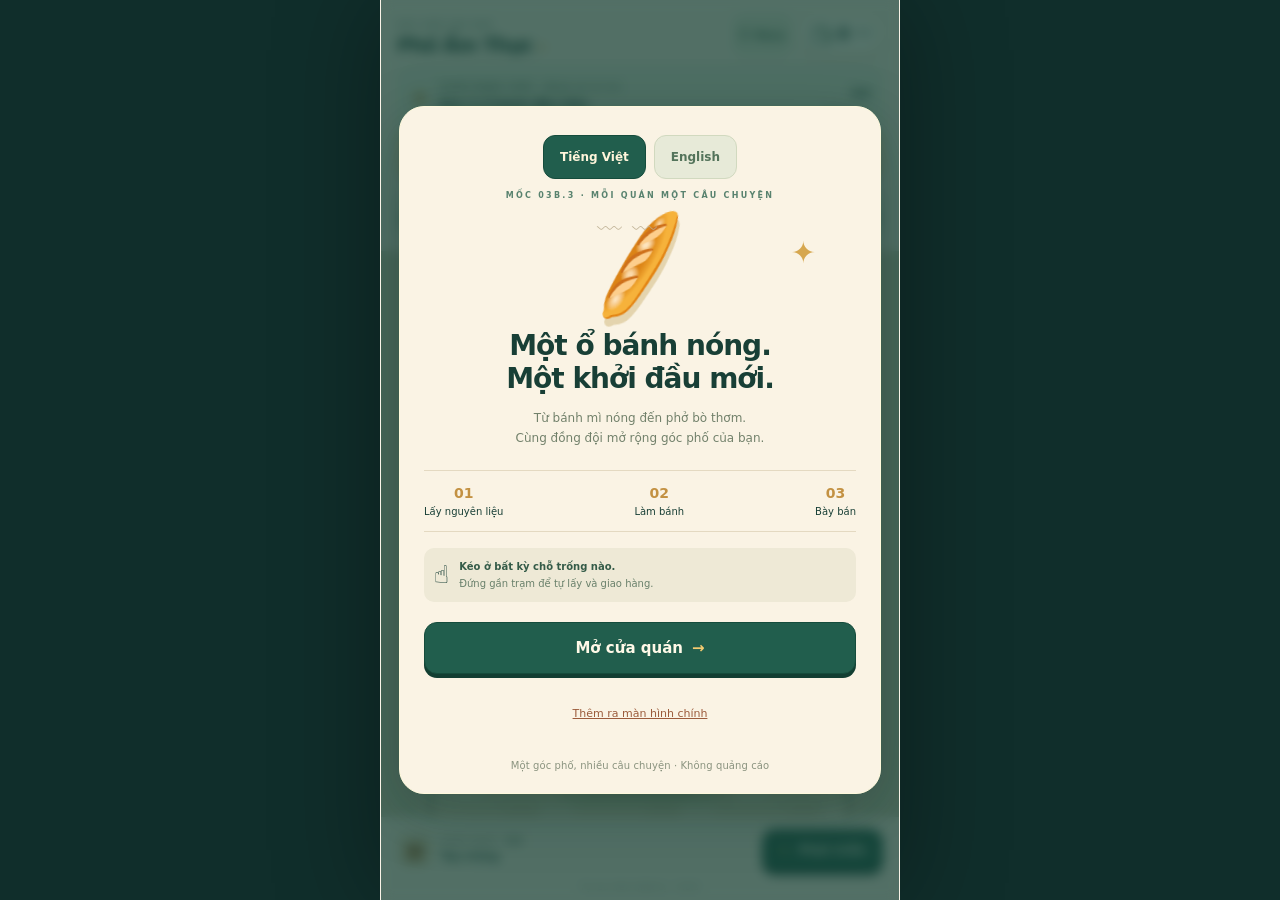
<file: versions/0.8.0/index.html>
<!doctype html>
<html lang="vi">
<head>
<meta charset="UTF-8">
<meta name="viewport" content="width=device-width,initial-scale=1,maximum-scale=1,user-scalable=no,viewport-fit=cover">
<meta name="theme-color" content="#143f39">
<link id="app-manifest" rel="manifest" href="./manifest.webmanifest">
<link rel="apple-touch-icon" href="./src/assets/app-icon-180.png">
<meta name="apple-mobile-web-app-title" content="Phố Ẩm Thực">
<meta name="apple-mobile-web-app-capable" content="yes">
<meta name="apple-mobile-web-app-status-bar-style" content="black-translucent">
<meta name="description" content="Từ một ổ bánh mì nóng, dựng nên góc phố của riêng bạn. Game quản lý quán ăn Việt Nam.">
<title>Phố Ẩm Thực · Phố đang lớn</title>
<link rel="icon" href="./icon.svg" type="image/svg+xml">
<link rel="stylesheet" href="./src/style.css">
</head>
<body>
<main id="app">
  <header class="topbar">
    <div class="brand"><span class="eyebrow">GÓC PHỐ CỦA BẠN</span><h1>Phố Ẩm Thực<span class="brand-dot">✦</span></h1></div>
    <button id="menu" class="menu-toggle" aria-label="Mở menu">☰ <span>Menu</span></button>
    <div class="wallet" aria-label="Tiền hiện có"><svg class="wallet-icon" viewBox="0 0 24 24" aria-hidden="true"><path d="M4 7V5.5A2 2 0 0 1 6 3.5h12V7M4 7h15a2 2 0 0 1 2 2v10a2 2 0 0 1-2 2H5a3 3 0 0 1-3-3V9a2 2 0 0 1 2-2Z"/><path d="M21 12h-5v5h5"/><circle cx="17" cy="14.5" r=".7"/></svg><strong id="money">0</strong><small>VNĐ</small></div>
  </header>
  <section class="objective">
    <button id="missions" class="mission-overview" aria-label="Mở nhiệm vụ và bữa trưa"><span class="day-icon">☀</span><div><span id="chapter">NGÀY 01 · KHAI TRƯƠNG</span><strong id="goal">Bán 5 ổ bánh đầu tiên</strong><div class="progress"><i id="goal-progress"></i></div></div><span class="mission-short"><b id="goal-count">0/5</b><small>NHIỆM VỤ ›</small></span></button>
    <button id="next-action" class="action-guide"><span aria-hidden="true">▤</span><span class="action-copy"><small>VIỆC TẠI QUÁN</small><strong id="next-label">Lấy nguyên liệu làm bánh</strong></span><span id="next-distance">Tại quán</span></button>
  </section>
  <nav id="venue-bar" class="venue-bar" aria-label="Địa chỉ đang chơi"><button id="street-button">⌂ <span>Phố của bạn</span></button><div class="venue-switcher"><button id="venue-prev" class="venue-step" aria-label="Quán trước" disabled>‹</button><div><strong id="venue-name"></strong><small id="venue-stars"></small></div><button id="venue-next" class="venue-step" aria-label="Quán tiếp" disabled>›</button></div><button id="journal-button"><span id="venue-notice" aria-hidden="true" hidden>›</span>✦ <span>Sổ quán</span><b id="journal-count"></b></button></nav>
  <div class="scene-wrap" id="scene-wrap">
    <canvas id="game" aria-label="Quán bánh mì. Kéo trên sàn để di chuyển; đến gần các trạm để tự làm việc." tabindex="0"></canvas>
    <div id="rush" hidden>♨ GIỜ CAO ĐIỂM <span id="rush-time">60s</span></div>
    <div id="owner-status" hidden role="status"></div>
    <div id="station-hint" class="station-hint">Kéo ngón tay trên sàn để di chuyển</div>
    <div id="toast" role="status" aria-live="polite"></div>
  </div>
  <footer class="bottom-bar">
    <div class="cargo"><span class="cargo-icon">▣</span><div><small>ĐANG MANG <b id="capacity">0/4</b></small><strong id="bag">Tay trống</strong></div></div>
    <button id="shop" class="primary"><span>✦</span> Phát triển <i id="shop-dot"></i></button>
  </footer>
  <div id="save-status">Tự lưu trên thiết bị · 0.8.0</div>
  <section id="welcome" class="overlay" aria-modal="true" role="dialog" aria-labelledby="welcome-title">
    <div class="welcome-card">
      <div class="language-choice" role="group" aria-label="Chọn ngôn ngữ"><button data-language="vi">Tiếng Việt</button><button data-language="en">English</button></div>
      <div class="mini-mark">MỐC 03B.3 · MỖI QUÁN MỘT CÂU CHUYỆN</div>
      <div class="hero-food" aria-hidden="true"><span class="food-steam">﹏ ﹏</span><span class="food-bread">🥖</span><span class="hero-spark">✦</span></div>
      <h2 id="welcome-title">Một ổ bánh nóng.<br>Một khởi đầu mới.</h2>
      <p>Từ bánh mì nóng đến phở bò thơm.<br>Cùng đồng đội mở rộng góc phố của bạn.</p>
      <div class="welcome-steps"><span><b>01</b>Lấy nguyên liệu</span><span><b>02</b>Làm bánh</span><span><b>03</b>Bày bán</span></div>
      <div class="tip"><span>☝</span><p><strong>Kéo ở bất kỳ chỗ trống nào.</strong><br>Đứng gần trạm để tự lấy và giao hàng.</p></div>
      <button id="start" class="primary large">Mở cửa quán <span>→</span></button>
      <button id="welcome-install" class="text-button">Thêm ra màn hình chính</button>
      <small class="welcome-note">Một góc phố, nhiều câu chuyện · Không quảng cáo</small>
    </div>
  </section>
  <section id="shop-panel" class="overlay" hidden role="dialog" aria-modal="true" aria-labelledby="shop-title">
    <div class="sheet"><div class="sheet-head"><div><span class="eyebrow">ĐẦU TƯ CHO NGÀY MAI</span><h2 id="shop-title">Phố mình đang lớn</h2></div><button class="close" data-close aria-label="Đóng">×</button></div><p class="sheet-sub">Mỗi thay đổi, một góc phố vui hơn.</p><div class="shop-tabs"><button id="tab-home" class="active" aria-pressed="true">Quán đầu tiên</button><button id="tab-growth" aria-pressed="false">Sân phở mới <span>✦</span></button><button id="tab-dining" aria-pressed="false">Sân ăn tại chỗ</button><button id="tab-team" aria-pressed="false">Đội ngũ</button></div><p id="shop-balance" class="shop-balance"></p><div id="upgrades"></div><p class="sheet-foot">Khách và bếp tạm nghỉ khi bạn xem bảng này.</p></div>
  </section>
  <section id="menu-panel" class="overlay" hidden role="dialog" aria-modal="true" aria-labelledby="menu-title"><div class="sheet menu-sheet"><div class="sheet-head"><h2 id="menu-title">Menu quán</h2><button class="close" data-close aria-label="Đóng">×</button></div><p id="menu-balance" class="shop-balance"></p><div class="menu-actions">
    <button id="help" class="menu-action help-action"><span aria-hidden="true">?</span><span><b>Cách chơi & giá món</b><small>Điều khiển, công việc và chỉ đường</small></span><span>›</span></button>
    <button id="sound" class="menu-action" aria-label="Bật âm thanh" aria-pressed="false"><span aria-hidden="true">♪</span><span><b>Âm thanh</b><small id="sound-state">Tắt</small></span></button>
    <button id="language" class="menu-action" aria-label="Chọn ngôn ngữ"><span aria-hidden="true">文</span><span><b>Tiếng Việt / English</b><small id="language-state">Đang dùng Tiếng Việt</small></span><span>⇄</span></button>
    <button id="nav-toggle" class="menu-action" aria-pressed="true"><span aria-hidden="true">➜</span><span><b>Nhắc việc tại quán</b><small id="nav-state">Đang bật</small></span></button>
    <button id="install-help" class="menu-action"><img src="./src/assets/app-icon.svg" width="34" height="34" alt=""><span><b>Đưa game ra màn hình chính</b><small>Dễ tìm lại góc phố của bạn</small></span><span>›</span></button><button id="check-update" class="menu-action"><span>↻</span><span><b>Phiên bản & cập nhật</b><small id="update-state">0.8.0</small></span></button>
    </div><h3>Bản đồ khu quán</h3><p class="sheet-sub">Xem các trạm của quán hiện tại. Một mặt sàn, không cần chỉ đường.</p><div id="map-stations"></div><p class="sheet-foot">Quán tạm nghỉ khi mở menu.</p></div></section>
  <section id="street-panel" class="overlay" hidden role="dialog" aria-modal="true" aria-labelledby="street-title"><div class="sheet"><div class="sheet-head"><div><span class="eyebrow">MỖI QUÁN MỘT CÂU CHUYỆN</span><h2 id="street-title">Phố của bạn</h2></div><button class="close" data-close aria-label="Đóng">×</button></div><p class="sheet-sub">Chọn một địa chỉ. Mỗi quán vừa một màn hình, đồng đội vẫn chăm các quán đã mở.</p><div id="venue-list"></div></div></section>
  <section id="journal-panel" class="overlay" hidden role="dialog" aria-modal="true" aria-labelledby="journal-title"><div class="sheet"><div class="sheet-head"><div><span class="eyebrow">XÂY MỘT NƠI ĐÁNG NHỚ</span><h2 id="journal-title">Sổ quán</h2></div><button class="close" data-close aria-label="Đóng">×</button></div><p id="journal-intro" class="section-note"></p><div id="venue-work"></div><div id="venue-projects"></div><div id="wardrobe"></div></div></section>
  <section id="install-panel" class="overlay" hidden role="dialog" aria-modal="true" aria-labelledby="install-title"><div class="sheet"><div class="sheet-head"><h2 id="install-title">Góc phố trên màn hình chính</h2><button class="close" data-close aria-label="Đóng">×</button></div><div class="install-app"><img src="./src/assets/app-icon.svg" width="92" height="92" alt=""><strong>Phố Ẩm Thực</strong><p>Một quán nhỏ. Mỗi ngày một câu chuyện mới.</p></div><div id="install-steps"></div><p class="section-note">Trước khi thêm biểu tượng, tải một file tiến độ. Nếu mở biểu tượng thấy quán mới, vào Menu → Cách chơi → Nhập bản lưu.</p><button id="install-export" class="primary large">↓ Giữ file tiến độ</button><p class="sheet-sub">Biểu tượng mở đúng bản thử hiện tại. Tiến độ lưu trong trình duyệt; hãy xuất bản lưu để dự phòng.</p></div></section>
  <section id="update-panel" class="overlay" hidden role="dialog" aria-modal="true" aria-labelledby="update-title"><div class="welcome-card"><img src="./src/assets/app-icon.svg" width="72" height="72" alt=""><div class="mini-mark">GÓC PHỐ CÓ ĐIỀU MỚI</div><h2 id="update-title">Có bản cập nhật</h2><p id="update-message"></p><div id="update-notes" class="update-notes"></div><button id="reload-update" class="primary large">Lưu tiến độ & tải bản mới</button><button id="update-later" class="secondary">Để sau</button></div></section>
  <section id="help-panel" class="overlay" hidden role="dialog" aria-modal="true" aria-labelledby="help-title"><div class="sheet"><div class="sheet-head"><h2 id="help-title">Chào chủ quán!</h2><button class="close" data-close aria-label="Đóng">×</button></div><div class="language-choice" role="group" aria-label="Chọn ngôn ngữ"><button data-language="vi">Tiếng Việt</button><button data-language="en">English</button></div><div class="quick-guide"><h3>Đi theo việc tiếp theo</h3><p>Mỗi quán có một vòng chơi tại chỗ. Ô vàng nhắc việc của quán hiện tại; không cần lần theo đường hay mũi tên trong cảnh.</p><p>Chạm ‹ hoặc › để chọn quán đã mở. Hàng đang bê được cất ở quán đó và trả lại khi quay về. Mũi tên nhỏ chỉ nhắc nhận quà bên Sổ quán.</p></div><h3>Giá bán hiện tại</h3><div id="price-board" class="price-board"></div><ol class="instructions"><li><b>Kéo để đi</b><p>Giữ và kéo một ngón tay ở vùng sàn. Máy tính dùng phím mũi tên hoặc WASD.</p></li><li><b>Ghé giỏ nguyên liệu bên trái</b><p>Lấy tối đa sức chứa. Hàng bạn mang hiện ngay trên tay.</p></li><li><b>Đứng ở vòng tròn trước bếp</b><p>Tự giao nguyên liệu, chờ bánh chín và lấy bánh. Bánh đặc biệt xuất hiện khi nâng bếp.</p></li><li><b>Mang bánh tới quầy xanh</b><p>Khách tự mua. Ghé vòng tròn quầy để thu tiền. Quầy trà tắc tự pha khi bạn đứng cạnh.</p></li><li><b>Phát triển theo cách của bạn</b><p>Hoàn tất khai trương để sang Ngày 02. Mở quầy phở rồi chọn Phố của bạn để ghé. Mỗi địa chỉ nằm trọn trong một màn hình; Linh và An vẫn làm việc ở quán đã mở.</p></li><li><b>Khi Linh đã lo bánh</b><p>Chạm bảng Nhiệm vụ để nhận đơn mang đi 70 giây: lấy món ở quầy rồi tới điểm túi giấy. Hoặc nhận tiếp đá, lấy thùng ở kho rau và mang tới trà để có giá bán tốt trong thời gian ngắn. Cả hai đều tùy chọn.</p></li><li><b>Nhiệm vụ và bữa trưa</b><p>Chạm bảng mục tiêu trên cùng để xem ba nhiệm vụ độc lập. Chuẩn bị hàng rồi đón đoàn khách bữa trưa. Chưa đạt 14 món thì có thể thử lại; quán vẫn tiếp tục hoạt động.</p></li><li><b>Mời khách ngồi lại</b><p>Hoàn tất Ngày 02 để mở sân ăn, ghé bằng Phố của bạn. Lấy giỏ ở kho riêng, giao cho bếp sân và mang món chín tới bàn hoặc xe phục vụ. Khách ăn xong để tiền lại; ghé bàn để thu và dọn. Mai phụ bàn được giao.</p></li></ol><div class="save-tools"><h3>Tiến độ của bạn</h3><p>Bản lưu Mốc 1, 2 và 3A được giữ nguyên khi sang Mốc 3B.</p><p id="import-status" role="status"></p><div><button id="export-save">↓ Xuất bản lưu</button><button id="import-save">↑ Nhập bản lưu</button></div></div><button id="reset" class="text-button">Chơi lại từ đầu…</button><p class="sheet-foot">Tiến độ lưu riêng trong trình duyệt. Không tính thời gian khi đóng game.</p></div></section>
  <section id="finish" class="overlay" hidden role="dialog" aria-modal="true" aria-labelledby="finish-title"><div class="welcome-card"><div class="mini-mark">NGÀY 02 · MỘT GÓC PHỐ MỚI</div><div class="finish-medal">✦</div><h2 id="finish-title">Phố mình đông vui rồi!</h2><p>Bếp phở thơm, đồng đội sẵn sàng.<br>Góc phố vẫn còn nhiều khách đang đợi.</p><div id="finish-stats"></div><button id="continue" class="primary large">Tiếp tục chăm quán →</button><small class="welcome-note">Tiếp theo: Ngày 03 · Mở sân ăn và mời Mai cùng phục vụ.</small></div></section>
  <section id="missions-panel" class="overlay" hidden role="dialog" aria-modal="true" aria-labelledby="missions-title">
    <div class="sheet mission-sheet">
      <div class="mission-header"><div class="sheet-head"><div><span class="eyebrow">TỰ CHỌN NHỊP CHƠI CỦA BẠN</span><h2 id="missions-title">Chuyện của góc phố</h2></div><button class="close" data-close aria-label="Đóng">×</button></div>
        <div id="mission-summary" class="mission-summary" role="status"></div>
        <div class="mission-tabs" role="tablist" aria-label="Mục tiêu">
          <button id="missions-goals" role="tab" aria-controls="mission-goals" data-mission-tab="goals"><span>✦</span><span>Mục tiêu</span><b id="reward-count" hidden></b></button>
          <button id="missions-jobs" role="tab" aria-controls="mission-jobs" data-mission-tab="jobs"><span>▤</span><span>Việc chủ quán</span></button>
          <button id="missions-lunch" role="tab" aria-controls="mission-lunch" data-mission-tab="lunch"><span>☀</span><span>Bữa trưa</span></button>
          <button id="missions-dining" role="tab" aria-controls="mission-dining" data-mission-tab="dining"><span>🍽</span><span>Bàn ăn</span></button>
        </div>
      </div>
      <div class="mission-scroll">
        <p class="sheet-sub" id="missions-sub"></p>
        <div id="mission-goals" role="tabpanel" aria-labelledby="missions-goals"><div id="quests"></div></div>
        <div id="mission-jobs" role="tabpanel" aria-labelledby="missions-jobs" hidden><div id="owner-jobs"></div></div>
        <div id="mission-dining" role="tabpanel" aria-labelledby="missions-dining" hidden><div id="dining-board"></div></div>
        <div id="mission-lunch" role="tabpanel" aria-labelledby="missions-lunch" hidden><div id="lunch-card"></div></div>
      </div>
      <div class="mission-footer"><small>Quán đang tạm nghỉ</small><button class="primary" data-close>Quay lại quán <span>→</span></button></div>
    </div>
  </section>
  <section id="recovery" class="overlay" hidden role="dialog" aria-modal="true" aria-labelledby="recovery-title"><div class="welcome-card"><div class="mini-mark">GIỮ AN TOÀN GÓC PHỐ CỦA BẠN</div><h2 id="recovery-title">Bản lưu cần được kiểm tra</h2><p id="recovery-message"></p><p>Dữ liệu chưa bị xóa hoặc ghi đè.<br>Bạn có thể tải bản gốc xuống để giữ lại.</p><button id="export-raw" class="primary large">↓ Giữ bản lưu gốc</button><button id="recovery-import" class="secondary">↑ Nhập bản lưu khác</button><button id="recovery-new" class="text-button">Tạo lượt mới có xác nhận…</button></div></section>
  <input id="save-file" type="file" accept=".json,application/json" hidden aria-label="Chọn file tiến độ">

</main>
<script type="module" src="./src/main.js"></script>
</body>
</html>
</file>
<file: src/style.css>
:root{font-family:ui-rounded,"SF Pro Rounded","Trebuchet MS",system-ui,sans-serif;color:#183f36;background:#102e2b;font-synthesis:none;-webkit-tap-highlight-color:transparent}*{box-sizing:border-box}body{margin:0;overflow:hidden;overscroll-behavior:none}button{font:inherit;cursor:pointer;border:0;touch-action:manipulation}button:focus-visible{outline:3px solid #eb9e39;outline-offset:3px}[hidden]{display:none!important}#app{width:100%;max-width:520px;height:100dvh;height:100svh;margin:auto;display:flex;flex-direction:column;background:#f8f1e3;position:relative;overflow:hidden;box-shadow:0 0 100px #0005;padding-top:env(safe-area-inset-top);padding-bottom:env(safe-area-inset-bottom)}.topbar{display:flex;justify-content:space-between;align-items:center;padding:16px 20px 10px;flex-shrink:0}.eyebrow,.mini-mark{font-size:9px;letter-spacing:2px;font-weight:800;color:#628375}.brand h1{font-size:23px;letter-spacing:-1px;margin:2px 0 0;font-weight:900}.brand-dot{font-size:17px;color:#e29c3e;margin-left:7px}.wallet{display:flex;gap:6px;align-items:center;background:#fffaf0;border:1px solid #e8d9b7;border-radius:30px;padding:9px 12px;box-shadow:0 3px 0 #e9dec8}.wallet strong{font-size:20px}.wallet small{font-size:10px;color:#708478}.coin{display:grid;place-items:center;border-radius:50%;width:22px;height:22px;background:#edb54e;color:#7c4f1d;border:2px solid #f5d184;font-weight:900}.objective{margin:0 16px 10px;padding:10px 12px;background:#e8eedd;border:1px solid #d7e1c8;border-radius:14px;display:flex;align-items:center;gap:10px;flex-shrink:0}.day-icon{font-size:27px;color:#c48a33}.objective>div{flex:1}.objective div>span{font-size:8px;letter-spacing:1.3px;font-weight:800;color:#66826e}.objective strong{display:block;font-size:12px;margin:3px 0 6px}.progress{height:4px;background:#d4dec6;border-radius:4px;overflow:hidden}.progress i{display:block;background:#31816a;height:100%;width:0;transition:width .3s}#goal-count{font-size:11px;font-weight:800}.scene-wrap{position:relative;flex:1;min-height:0;background:#e9d9bd;overflow:hidden;touch-action:none}canvas{display:block;width:100%;height:100%;touch-action:none;outline:none}.scene-tools{position:absolute;right:12px;bottom:14px;display:flex;gap:7px}.round{width:34px;height:34px;border-radius:50%;background:#fff8e9ed;color:#315a4c;border:1px solid #b9b59c;box-shadow:0 2px 0 #0001;font-size:18px;font-weight:700;position:relative}.mute-mark{position:absolute;left:12px;top:5px;font-size:22px}.bottom-bar{display:flex;justify-content:space-between;align-items:center;padding:12px 16px 5px;gap:8px;flex-shrink:0}.cargo{display:flex;align-items:center;gap:8px;min-width:0}.cargo-icon{display:grid;place-items:center;color:#a66b37;background:#eee1c7;border-radius:12px;width:36px;height:36px;font-size:24px}.cargo small{font-size:8px;letter-spacing:.7px;color:#6c7b68;display:block}.cargo small b{margin-left:5px;color:#294c3a}.cargo strong{display:block;font-size:11px;margin-top:4px;white-space:nowrap}.primary{background:#215e4d;color:#fff9e8;border:1px solid #154c3c;border-radius:13px;padding:13px 16px;font-weight:800;box-shadow:0 4px 0 #123e32;display:flex;justify-content:center;align-items:center;gap:9px;font-size:12px}.primary:active{transform:translateY(2px);box-shadow:0 2px 0 #123e32}.primary span{color:#f4cb71}.primary:disabled{background:#c8cebd;color:#768372;border-color:#b6c0ac;box-shadow:0 3px 0 #b3bda9;cursor:default}.primary.large{width:100%;font-size:15px;padding:16px;margin:20px 0 13px}#shop{position:relative}#shop-dot{width:7px;height:7px;border-radius:50%;background:#ffcb65;position:absolute;right:7px;top:6px;display:none}#save-status{font-size:8px;letter-spacing:.6px;color:#8b9281;text-align:center;padding:7px 0 8px;flex-shrink:0}.station-hint{position:absolute;top:10px;left:50%;transform:translateX(-50%);max-width:90%;white-space:nowrap;background:#fdf8e8e8;border:1px solid #b9c5a5;padding:7px 12px;border-radius:30px;font-size:10px;color:#3a6251;pointer-events:none;box-shadow:0 2px 8px #344a3010}#toast{position:absolute;bottom:70px;left:50%;transform:translate(-50%,15px);padding:11px 17px;background:#173f35f5;border:1px solid #ffe1a3;color:#fff3ce;border-radius:14px;font-size:12px;font-weight:700;width:max-content;max-width:90%;text-align:center;opacity:0;transition:.2s;pointer-events:none}#toast.visible{opacity:1;transform:translate(-50%,0)}#joystick{position:absolute;width:88px;height:88px;border:2px solid #fff8;background:#173f3520;border-radius:50%;pointer-events:none;transform:translate(-50%,-50%)}#stick{position:absolute;left:24px;top:24px;width:36px;height:36px;background:#fff9dbb0;border:2px solid #fff6;border-radius:50%;box-shadow:0 3px 8px #0002}#rush{position:absolute;left:12px;top:48px;font-size:10px;font-weight:900;background:#a95136;color:#fff0cf;border-radius:8px;padding:8px;box-shadow:0 3px 0 #7e3c2b}#rush span{margin-left:8px}.overlay{position:absolute;inset:0;background:#123e35b8;backdrop-filter:blur(6px);-webkit-backdrop-filter:blur(6px);z-index:10;display:flex;align-items:center;justify-content:center;padding:18px;overflow:auto}.welcome-card{width:100%;background:#faf3e4;border:1px solid #fff9dc;border-radius:25px;padding:28px 24px 20px;text-align:center;box-shadow:0 16px 60px #09292050;max-height:100%;overflow:auto}.mini-mark{color:#58826e;font-size:8px;letter-spacing:2.3px}.hero-food{height:110px;position:relative;margin:10px 0}.food-bread{display:block;font-size:85px;line-height:110px;filter:drop-shadow(0 8px 0 #e4d4ae);transform:rotate(-12deg)}.food-steam{position:absolute;top:-8px;left:40%;font-size:27px;color:#bcae92;z-index:1}.hero-spark{position:absolute;right:40px;top:25px;color:#d6a74f;font-size:30px}.welcome-card h2{font-size:28px;line-height:1.17;letter-spacing:-1px;margin:10px 0 12px}.welcome-card>p{color:#72816b;font-size:12px;line-height:1.7;margin:0}.welcome-steps{display:flex;justify-content:space-between;border-top:1px solid #e4d9c1;border-bottom:1px solid #e4d9c1;margin:21px 0 16px;padding:14px 0;gap:6px}.welcome-steps span{font-size:9px;display:flex;flex-direction:column;gap:5px}.welcome-steps b{color:#c39142;font-size:14px}.tip{display:flex;align-items:center;gap:10px;text-align:left;background:#eee9d6;padding:10px;border-radius:10px}.tip>span{font-size:25px}.tip p{font-size:10px;line-height:1.7;margin:0;color:#69806b}.tip strong{color:#345b48}.welcome-note{font-size:8px;letter-spacing:.1px;color:#8a937f}.sheet{background:#faf3e4;border-radius:23px;width:100%;max-height:100%;overflow:auto;padding:23px 19px;box-shadow:0 20px 50px #102e2b55}.sheet-head{display:flex;align-items:center;justify-content:space-between;gap:5px}.sheet h2{font-size:21px;letter-spacing:-.7px;margin:5px 0}.close{border-radius:50%;background:#e9e2d0;color:#48624f;width:33px;height:33px;font-size:23px;flex-shrink:0}.sheet-sub,.sheet-foot{font-size:11px;color:#7c896f;line-height:1.6}.sheet-foot{text-align:center;font-size:9px;margin:17px 0 0}.upgrade{display:grid;grid-template-columns:45px 1fr auto;align-items:center;gap:9px;padding:14px 0;border-bottom:1px solid #e4dac3}.upgrade .upgrade-icon{font-size:25px;width:43px;height:43px;display:grid;place-items:center;border-radius:12px;background:#e9e6cd}.upgrade h3{font-size:13px;margin:0 0 5px}.upgrade p{font-size:10px;line-height:1.5;margin:0;color:#748167}.upgrade button{padding:10px 9px;min-width:65px;font-size:11px}.upgrade .purchased{font-size:10px;color:#31715a;font-weight:800}.instructions{padding-left:22px;font-size:13px}.instructions li{padding:8px 0}.instructions p{font-size:11px;line-height:1.7;margin:6px 0;color:#71806b}.text-button{background:transparent;text-decoration:underline;color:#9b5b3b;font-size:11px;display:block;margin:18px auto}.finish-medal{font-size:80px;color:#dfad48;line-height:1.5;text-shadow:0 4px #b47a26}#finish-stats{display:flex;justify-content:space-around;margin-top:22px;font-size:12px}#finish-stats strong{display:block;font-size:22px;margin-bottom:4px}@media(min-width:700px){#app{border-left:1px solid #fff2;border-right:1px solid #fff2}.topbar{padding-top:20px}}@media(max-height:700px){.topbar{padding-top:8px}.brand h1{font-size:20px}.objective{padding:6px 10px;margin-bottom:5px}.welcome-card{padding:18px}.hero-food{height:65px}.food-bread{font-size:55px;line-height:65px}.welcome-card h2{font-size:24px}.welcome-steps{margin:12px 0}.primary.large{margin-top:12px}.bottom-bar{padding-top:7px}}

.cargo{max-width:55%}.cargo>div{min-width:0}.cargo strong{overflow:hidden;text-overflow:ellipsis}.round{width:40px;height:40px}.scene-tools{gap:8px}
</file>
<file: playtest/style.css>
:root{color-scheme:light dark;--paper:#faf4e6;--ink:#193f34;--muted:#607761;--leaf:#235d47;--card:#e8eedb;--line:#d4dabb;--gold:#b87729;--cream:#fff8e8;font-family:ui-rounded,"SF Pro Rounded","Trebuchet MS",system-ui,sans-serif;background:var(--paper);color:var(--ink)}*{box-sizing:border-box}body{margin:0}img{display:block;max-width:100%;height:auto}button,a{-webkit-tap-highlight-color:transparent}a{color:inherit}button{font:inherit;cursor:pointer}button:focus-visible,a:focus-visible,textarea:focus-visible{outline:3px solid var(--gold);outline-offset:4px}[hidden]{display:none!important}.wrap{width:min(1050px,100% - 40px);margin-inline:auto}.header{display:flex;align-items:center;justify-content:space-between;gap:12px;padding-block:22px}.brand{display:flex;align-items:center;gap:10px;text-decoration:none;font-size:17px;font-weight:900;line-height:1.2}.brand small{display:block;font-size:8px;letter-spacing:1.5px;color:var(--muted);margin-top:5px}.languages{display:flex;gap:4px}.languages button{background:transparent;border:1px solid var(--line);color:var(--ink);border-radius:10px;min-width:44px;min-height:44px;font-weight:800}.languages [aria-pressed=true]{background:var(--leaf);color:var(--cream);border-color:var(--leaf)}.hero{display:grid;grid-template-columns:1.2fr .8fr;align-items:center;gap:60px;padding-block:35px 60px}.eyebrow{font-size:10px;letter-spacing:1.8px;line-height:1.6;font-weight:800;color:var(--gold)}h1{font-size:clamp(38px,5.6vw,65px);line-height:1.08;letter-spacing:-2px;margin:16px 0 22px}h2{font-size:31px;line-height:1.2;letter-spacing:-.8px;margin:10px 0 18px}p{line-height:1.7}.intro{font-size:18px;color:var(--muted);max-width:480px;margin-bottom:27px}.button{display:inline-flex;align-items:center;justify-content:center;gap:26px;min-height:48px;padding:15px 20px;border-radius:14px;font-weight:800;text-decoration:none;font-size:15px;text-align:center;line-height:1.4}.primary{background:var(--leaf);color:var(--cream);border:1px solid var(--leaf);box-shadow:0 4px 0 #123d2d}.primary:active{transform:translateY(2px)}.play-note{font-size:11px;color:var(--muted)}.chips{display:flex;flex-wrap:wrap;gap:7px;margin:20px 0 14px}.chips span{font-size:10px;font-weight:700;background:var(--card);border:1px solid var(--line);padding:8px 10px;border-radius:20px}.prototype{font-size:11px;color:var(--muted);max-width:370px}.phone{margin:0 auto;width:min(100%,280px);background:var(--card);padding:9px;border:1px solid var(--line);border-radius:25px;box-shadow:15px 18px 0 #ba9b5430}.phone img{border-radius:17px}.phone figcaption{font-size:9px;line-height:1.5;text-align:center;color:var(--muted);padding:12px 4px 4px}.section{padding-block:45px;border-top:1px solid var(--line)}.section-heading{max-width:620px}.section-heading>p:last-child{color:var(--muted);font-size:13px}.showcase{display:grid;grid-template-columns:.8fr 1.2fr;gap:55px;align-items:center;margin-top:30px}video{display:block;width:min(100%,280px);height:auto;max-height:610px;margin:auto;border:1px solid var(--line);border-radius:20px;background:#142e27}.feature-list article{display:flex;gap:18px;align-items:flex-start;margin:28px 0}.feature-list article>span{font-size:32px;flex:none;width:40px}h3{margin:0 0 7px;font-size:19px;line-height:1.4}.feature-list p{font-size:14px;color:var(--muted);margin:0}.text-link{display:inline-flex;align-items:center;min-height:44px;font-size:14px;font-weight:800;text-decoration-thickness:1px;text-underline-offset:5px}.guide{background:var(--card);border:1px solid var(--line);border-radius:23px;padding:30px}.guide li{font-size:15px;line-height:1.75;padding:7px 0 7px 6px}.guide ol{padding-left:21px}.save-note{font-size:12px;color:var(--muted);border-top:1px solid var(--line);padding-top:18px;margin-top:20px}.feedback-card{max-width:750px}.feedback-card>p{color:var(--muted);font-size:14px}.actions{display:flex;flex-wrap:wrap;gap:12px;align-items:center;margin-top:20px}.secondary{border:1px solid var(--line);color:var(--ink);background:var(--card);box-shadow:none;font-size:13px}.feedback-card textarea{font:inherit;width:100%;min-height:160px;margin-top:18px;padding:12px;line-height:1.7;color:var(--ink);background:var(--card);border:1px solid var(--line);border-radius:12px}.feedback-card #status{min-height:24px;font-size:12px;color:var(--leaf)}.media-kit{padding:30px;border:1px solid var(--line);border-radius:23px;background:var(--card);margin-block:0 35px}.media-kit h2{font-size:22px}.media-kit p{font-size:13px;color:var(--muted)}footer{display:flex;align-items:center;gap:12px;padding-block:25px 40px;color:var(--muted);font-size:10px}footer img{flex:none}footer p{margin:0}footer span{display:inline}button,a{touch-action:manipulation}@media(max-width:650px){.wrap{width:calc(100% - 36px)}.header{padding-block:17px}.brand{font-size:15px}.brand small{font-size:6.5px}.brand img{width:35px;height:35px}.hero{grid-template-columns:1fr;gap:30px;padding-block:24px 45px}.hero-copy .eyebrow{font-size:9px}h1{font-size:40px;letter-spacing:-1.5px;line-height:1.1;margin-block:13px 18px}.intro{font-size:16px;line-height:1.65;margin-bottom:22px}.hero .primary{width:100%}.chips{margin-top:15px;gap:5px}.chips span{font-size:9px;padding:7px 9px}.prototype{margin-bottom:0}.phone{width:238px}.showcase{grid-template-columns:1fr;gap:15px}.feature-list article{margin-block:26px}.section{padding-block:32px}h2{font-size:27px}.section .eyebrow{font-size:9px}.guide{padding:20px}.guide li{font-size:13px}.guide h2{font-size:24px}.media-kit{padding:22px}.button{font-size:14px}.actions .secondary{flex:1;font-size:12px;padding-inline:10px}.actions .text-link{font-size:12px}footer{font-size:9px}}@media(prefers-color-scheme:dark){:root{--paper:#142a28;--ink:#eee8d8;--muted:#bccbb5;--leaf:#9ad5b5;--card:#29423a;--line:#50634f;--gold:#f0c17b;--cream:#142c23}.phone{box-shadow:15px 18px 0 #c8a85a17}.primary{box-shadow:0 4px 0 #0b1c17}video{background:#0e1f1b}}@media(prefers-reduced-motion:reduce){*{scroll-behavior:auto}}
</file>
<file: preview/src/style.css>
:root{font-family:ui-rounded,"SF Pro Rounded","Trebuchet MS",system-ui,sans-serif;color:#183f36;background:#102e2b;font-synthesis:none;-webkit-tap-highlight-color:transparent}*{box-sizing:border-box}body{margin:0;overflow:hidden;overscroll-behavior:none}button{font:inherit;cursor:pointer;border:0;touch-action:manipulation}button:focus-visible{outline:3px solid #eb9e39;outline-offset:3px}[hidden]{display:none!important}#app{width:100%;max-width:520px;height:100dvh;height:100svh;margin:auto;display:flex;flex-direction:column;background:#f8f1e3;position:relative;overflow:hidden;box-shadow:0 0 100px #0005;padding-top:env(safe-area-inset-top);padding-bottom:env(safe-area-inset-bottom)}.topbar{display:flex;justify-content:space-between;align-items:center;padding:16px 20px 10px;flex-shrink:0}.eyebrow,.mini-mark{font-size:9px;letter-spacing:2px;font-weight:800;color:#628375}.brand h1{font-size:23px;letter-spacing:-1px;margin:2px 0 0;font-weight:900}.brand-dot{font-size:17px;color:#e29c3e;margin-left:7px}.wallet{display:flex;gap:6px;align-items:center;background:#fffaf0;border:1px solid #e8d9b7;border-radius:30px;padding:9px 12px;box-shadow:0 3px 0 #e9dec8}.wallet strong{font-size:20px}.wallet small{font-size:10px;color:#708478}.coin{display:grid;place-items:center;border-radius:50%;width:22px;height:22px;background:#edb54e;color:#7c4f1d;border:2px solid #f5d184;font-weight:900}.objective{margin:0 16px 10px;padding:10px 12px;background:#e8eedd;border:1px solid #d7e1c8;border-radius:14px;display:flex;align-items:center;gap:10px;flex-shrink:0}.day-icon{font-size:27px;color:#c48a33}.objective>div{flex:1}.objective div>span{font-size:8px;letter-spacing:1.3px;font-weight:800;color:#66826e}.objective strong{display:block;font-size:12px;margin:3px 0 6px}.progress{height:4px;background:#d4dec6;border-radius:4px;overflow:hidden}.progress i{display:block;background:#31816a;height:100%;width:0;transition:width .3s}#goal-count{font-size:11px;font-weight:800}.scene-wrap{position:relative;flex:1;min-height:0;background:#e9d9bd;overflow:hidden;touch-action:none}canvas{display:block;width:100%;height:100%;touch-action:none;outline:none}.scene-tools{position:absolute;right:12px;bottom:14px;display:flex;gap:7px}.round{width:34px;height:34px;border-radius:50%;background:#fff8e9ed;color:#315a4c;border:1px solid #b9b59c;box-shadow:0 2px 0 #0001;font-size:18px;font-weight:700;position:relative}.mute-mark{position:absolute;left:12px;top:5px;font-size:22px}.bottom-bar{display:flex;justify-content:space-between;align-items:center;padding:12px 16px 5px;gap:8px;flex-shrink:0}.cargo{display:flex;align-items:center;gap:8px;min-width:0}.cargo-icon{display:grid;place-items:center;color:#a66b37;background:#eee1c7;border-radius:12px;width:36px;height:36px;font-size:24px}.cargo small{font-size:8px;letter-spacing:.7px;color:#6c7b68;display:block}.cargo small b{margin-left:5px;color:#294c3a}.cargo strong{display:block;font-size:11px;margin-top:4px;white-space:nowrap}.primary{background:#215e4d;color:#fff9e8;border:1px solid #154c3c;border-radius:13px;padding:13px 16px;font-weight:800;box-shadow:0 4px 0 #123e32;display:flex;justify-content:center;align-items:center;gap:9px;font-size:12px}.primary:active{transform:translateY(2px);box-shadow:0 2px 0 #123e32}.primary span{color:#f4cb71}.primary:disabled{background:#c8cebd;color:#768372;border-color:#b6c0ac;box-shadow:0 3px 0 #b3bda9;cursor:default}.primary.large{width:100%;font-size:15px;padding:16px;margin:20px 0 13px}#shop{position:relative}#shop-dot{width:7px;height:7px;border-radius:50%;background:#ffcb65;position:absolute;right:7px;top:6px;display:none}#save-status{font-size:8px;letter-spacing:.6px;color:#8b9281;text-align:center;padding:7px 0 8px;flex-shrink:0}.station-hint{position:absolute;top:10px;left:50%;transform:translateX(-50%);max-width:90%;white-space:nowrap;background:#fdf8e8e8;border:1px solid #b9c5a5;padding:7px 12px;border-radius:30px;font-size:10px;color:#3a6251;pointer-events:none;box-shadow:0 2px 8px #344a3010}#toast{position:absolute;bottom:70px;left:50%;transform:translate(-50%,15px);padding:11px 17px;background:#173f35f5;border:1px solid #ffe1a3;color:#fff3ce;border-radius:14px;font-size:12px;font-weight:700;width:max-content;max-width:90%;text-align:center;opacity:0;transition:.2s;pointer-events:none}#toast.visible{opacity:1;transform:translate(-50%,0)}#rush{position:absolute;left:12px;top:48px;font-size:10px;font-weight:900;background:#a95136;color:#fff0cf;border-radius:8px;padding:8px;box-shadow:0 3px 0 #7e3c2b}#rush span{margin-left:8px}.overlay{position:absolute;inset:0;background:#123e35b8;backdrop-filter:blur(6px);-webkit-backdrop-filter:blur(6px);z-index:10;display:flex;align-items:center;justify-content:center;padding:18px;overflow:auto}.welcome-card{width:100%;background:#faf3e4;border:1px solid #fff9dc;border-radius:25px;padding:28px 24px 20px;text-align:center;box-shadow:0 16px 60px #09292050;max-height:100%;overflow:auto}.mini-mark{color:#58826e;font-size:8px;letter-spacing:2.3px}.hero-food{height:110px;position:relative;margin:10px 0}.food-bread{display:block;font-size:85px;line-height:110px;filter:drop-shadow(0 8px 0 #e4d4ae);transform:rotate(-12deg)}.food-steam{position:absolute;top:-8px;left:40%;font-size:27px;color:#bcae92;z-index:1}.hero-spark{position:absolute;right:40px;top:25px;color:#d6a74f;font-size:30px}.welcome-card h2{font-size:28px;line-height:1.17;letter-spacing:-1px;margin:10px 0 12px}.welcome-card>p{color:#72816b;font-size:12px;line-height:1.7;margin:0}.welcome-steps{display:flex;justify-content:space-between;border-top:1px solid #e4d9c1;border-bottom:1px solid #e4d9c1;margin:21px 0 16px;padding:14px 0;gap:6px}.welcome-steps span{font-size:9px;display:flex;flex-direction:column;gap:5px}.welcome-steps b{color:#c39142;font-size:14px}.tip{display:flex;align-items:center;gap:10px;text-align:left;background:#eee9d6;padding:10px;border-radius:10px}.tip>span{font-size:25px}.tip p{font-size:10px;line-height:1.7;margin:0;color:#69806b}.tip strong{color:#345b48}.welcome-note{font-size:8px;letter-spacing:.1px;color:#8a937f}.sheet{background:#faf3e4;border-radius:23px;width:100%;max-height:100%;overflow:auto;padding:23px 19px;box-shadow:0 20px 50px #102e2b55}.sheet-head{display:flex;align-items:center;justify-content:space-between;gap:5px}.sheet h2{font-size:21px;letter-spacing:-.7px;margin:5px 0}.close{border-radius:50%;background:#e9e2d0;color:#48624f;width:33px;height:33px;font-size:23px;flex-shrink:0}.sheet-sub,.sheet-foot{font-size:11px;color:#7c896f;line-height:1.6}.sheet-foot{text-align:center;font-size:9px;margin:17px 0 0}.upgrade{display:grid;grid-template-columns:45px 1fr auto;align-items:center;gap:9px;padding:14px 0;border-bottom:1px solid #e4dac3}.upgrade .upgrade-icon{font-size:25px;width:43px;height:43px;display:grid;place-items:center;border-radius:12px;background:#e9e6cd}.upgrade h3{font-size:13px;margin:0 0 5px}.upgrade p{font-size:10px;line-height:1.5;margin:0;color:#748167}.upgrade button{padding:10px 9px;min-width:65px;font-size:11px}.upgrade .purchased{font-size:10px;color:#31715a;font-weight:800}.instructions{padding-left:22px;font-size:13px}.instructions li{padding:8px 0}.instructions p{font-size:11px;line-height:1.7;margin:6px 0;color:#71806b}.text-button{background:transparent;text-decoration:underline;color:#9b5b3b;font-size:11px;display:block;margin:18px auto}.finish-medal{font-size:80px;color:#dfad48;line-height:1.5;text-shadow:0 4px #b47a26}#finish-stats{display:flex;justify-content:space-around;margin-top:22px;font-size:12px}#finish-stats strong{display:block;font-size:22px;margin-bottom:4px}@media(min-width:700px){#app{border-left:1px solid #fff2;border-right:1px solid #fff2}.topbar{padding-top:20px}}@media(max-height:700px){.topbar{padding-top:8px}.brand h1{font-size:20px}.objective{padding:6px 10px;margin-bottom:5px}.welcome-card{padding:18px}.hero-food{height:65px}.food-bread{font-size:55px;line-height:65px}.welcome-card h2{font-size:24px}.welcome-steps{margin:12px 0}.primary.large{margin-top:12px}.bottom-bar{padding-top:7px}}

.cargo{max-width:55%}.cargo>div{min-width:0}.cargo strong{overflow:hidden;text-overflow:ellipsis}.round{width:40px;height:40px}.scene-tools{gap:8px}
.objective{cursor:pointer}.objective:focus-visible{outline:3px solid #d19a4c;outline-offset:2px}.mission-short{text-align:right;min-width:47px;max-width:75px;flex-shrink:0}.mission-short b{font-size:11px}.mission-short small{display:block;font-size:6px;letter-spacing:.6px;margin-top:7px;color:#748567}.shop-tabs{display:flex;background:#e9e4d1;padding:4px;border-radius:11px;margin:16px 0 2px;gap:4px}.shop-tabs button{flex:1;background:transparent;color:#718369;font-size:11px;padding:11px 8px;border-radius:8px}.shop-tabs .active{background:#fff8e7;color:#2b654f;box-shadow:0 2px 5px #6a674317;font-weight:800}.shop-tabs span{color:#bd8840}.upgrade h3{font-size:12px}.upgrade .primary{font-size:10px}.quest{background:#fff7e6;border:1px solid #e0d8be;border-radius:14px;padding:13px;margin-top:11px}.quest-head{display:flex;align-items:center;gap:9px}.quest-icon{font-size:23px}.quest-head h3{font-size:13px;margin:0}.quest-head p{font-size:10px;color:#78836b;line-height:1.6;margin:4px 0}.quest .progress{margin:10px 0}.quest-tail{display:flex;align-items:center;justify-content:space-between;gap:8px}.quest-tail>span{font-size:10px;color:#8d805e}.quest-tail .primary{padding:9px 11px;font-size:10px}.quest-tail .done{font-size:10px;color:#498366;font-weight:800}.lunch-card{background:#efe1be;border:1px solid #dcc792;border-radius:14px;padding:15px;margin:12px 0}.lunch-card h3{font-size:14px;margin:0 0 5px;color:#845e36}.lunch-card p{font-size:11px;line-height:1.7;color:#887859;margin:5px 0 11px}.lunch-card .primary{font-size:11px;padding:11px}.save-tools{border-top:1px solid #ded5bc;padding-top:10px;margin-top:15px}.save-tools h3{font-size:13px;margin:6px 0}.save-tools p{font-size:10px;line-height:1.6;color:#78836b}.save-tools>div{display:flex;gap:8px}.save-tools button,.secondary{background:#e4e8d3;color:#42694f;border:1px solid #c9d1b7;border-radius:9px;padding:11px;font-size:11px;font-weight:700}.save-tools button{flex:1}.secondary{width:100%}.section-note{font-size:11px;line-height:1.7;background:#eae6d1;border-radius:10px;padding:14px;color:#6d7d62}.chapter-chip{font-size:9px;font-weight:800;color:#968254;letter-spacing:1px;margin-top:15px}.progress i{min-width:0}.scene-tools .round{width:40px;height:40px}.welcome-card #recovery-message{margin:15px 0;color:#975e42}.objective strong{line-height:1.4}.objective>div{min-width:0}.objective strong{font-size:11px}.primary{white-space:nowrap}@media(max-width:380px){.topbar{padding-left:16px;padding-right:16px}.brand h1{font-size:22px}.objective{gap:7px}.mission-short{max-width:65px}.objective strong{font-size:10px}.upgrade{gap:7px;grid-template-columns:35px 1fr auto}.upgrade .upgrade-icon{width:34px;height:38px;font-size:22px}}
#owner-status{position:absolute;left:12px;top:48px;background:#f2e6c6ef;color:#705332;border:1px solid #c9ad78;border-radius:9px;padding:7px 9px;font-size:10px;font-weight:800;pointer-events:none;box-shadow:0 2px 4px #6c573319}.owner-card{background:#eee8d3;border-color:#d3c8a6}.owner-card h3{color:#426e55}.owner-card p{color:#748164}
.sheet-head{position:sticky;top:-23px;z-index:2;background:#faf3e4}
#toast{top:10px;bottom:auto;font-size:11px;padding:8px 12px;max-width:92%}

/* Milestone 3A: readable phone controls and a task board with fixed navigation. */
.topbar{gap:8px;padding:12px 16px 9px}.brand{min-width:0;flex:1}.brand h1{font-size:21px;white-space:nowrap}.brand .eyebrow{font-size:7px;letter-spacing:1.5px}.brand-dot{font-size:13px;margin-left:4px}.wallet{padding:8px 10px;gap:5px;flex-shrink:0}.wallet strong{font-size:18px}.wallet small{font-size:9px}.language-toggle{min-width:44px;min-height:44px;border-radius:13px;color:#416a55;background:#e8ead8;font-size:12px;font-weight:800;border:1px solid #d1dbc3}
.language-choice{display:flex;justify-content:center;gap:8px;margin:0 0 16px}.language-choice button{min-height:44px;padding:9px 16px;background:#e7ead8;color:#54745b;border-radius:12px;font-size:12px;font-weight:700;border:1px solid #d1d9bf}.language-choice button[aria-pressed="true"]{background:#215e4d;color:#fff5db;border-color:#154c3c}.round,.close{width:44px;height:44px;min-width:44px;min-height:44px}.mute-mark{left:16px;top:8px}.welcome-card{max-height:100%;overflow:auto}.welcome-card .language-choice{margin-bottom:12px}.welcome-note{font-size:10px;line-height:1.5}.welcome-steps span{font-size:10px}
.objective{min-height:70px}.objective strong{font-size:12px}.mission-short small{font-size:8px;letter-spacing:.3px}.mission-short b{font-size:12px}.station-hint{font-size:11px;line-height:1.4}.mission-sheet{padding:0;overflow:hidden;display:flex;flex-direction:column;height:min(720px,100%);max-height:100%;border-radius:23px}.mission-header{padding:19px 17px 0;background:#faf3e4;flex-shrink:0;border-bottom:1px solid #e3dbc4}.mission-header .sheet-head{position:static}.mission-header .eyebrow{font-size:8px;letter-spacing:1px}.mission-header h2{font-size:23px;margin:5px 0}.mission-summary{font-size:12px;color:#57745d;min-height:29px;display:flex;align-items:center;gap:7px;padding:4px 0 9px}.mission-summary strong{color:#29745c}.mission-tabs{display:flex;gap:4px;margin:3px 0 0}.mission-tabs button{position:relative;flex:1;min-height:58px;padding:9px 3px 10px;background:transparent;color:#7b846c;display:flex;flex-direction:column;align-items:center;gap:5px;border-radius:12px 12px 0 0;border-bottom:3px solid transparent;font-size:11px;font-weight:700}.mission-tabs button>span:first-child{font-size:19px;line-height:19px}.mission-tabs button[aria-selected="true"]{background:#e9eddc;color:#215e4d;border-bottom-color:#33866a}.mission-tabs b{position:absolute;top:7px;right:21%;background:#bb6c3f;color:white;border-radius:9px;min-width:17px;font-size:10px;padding:2px 4px}.mission-scroll{overflow-y:auto;overscroll-behavior:contain;padding:9px 17px 18px;min-height:0;flex:1;-webkit-overflow-scrolling:touch}.mission-scroll>.sheet-sub{font-size:12px;line-height:1.55;margin:5px 0 13px}.mission-footer{border-top:1px solid #e3dbc4;display:flex;align-items:center;gap:12px;justify-content:space-between;padding:12px 17px 16px;background:#f6edda;flex-shrink:0}.mission-footer small{font-size:10px;color:#6d7d66;max-width:80px;line-height:1.5}.mission-footer button{min-height:44px;flex:1;max-width:230px;font-size:13px;padding:11px}.mission-scroll .quest{padding:14px;margin:0 0 12px}.quest-head{align-items:flex-start}.quest-head h3{font-size:15px;line-height:1.3}.quest-head p{font-size:12px;line-height:1.5;margin:6px 0}.quest-icon{font-size:25px;width:30px;flex-shrink:0}.quest .progress{height:7px;margin:12px 0}.quest-tail{flex-wrap:wrap}.quest-tail>span{font-size:12px}.quest-tail .primary{min-height:44px;font-size:12px;padding:11px 12px}.quest-tail .done{font-size:12px}.quest-actions{display:flex;justify-content:flex-end;margin-top:9px}.track-button{min-height:44px;padding:8px 13px;font-size:12px;border-radius:10px;background:#e8eddb;color:#316c52;font-weight:700}.track-button[aria-pressed="true"]{background:#d4e7ce;color:#255b46}.mission-scroll .lunch-card{margin:0 0 12px;padding:16px}.lunch-card h3{font-size:16px}.lunch-card p{font-size:12px;line-height:1.65}.lunch-card .primary{min-height:46px;width:100%;font-size:12px;white-space:normal;text-align:center}.mission-scroll .section-note{font-size:12px;line-height:1.6}.mission-scroll .chapter-chip{font-size:10px;letter-spacing:.6px;margin:2px 0 10px}.mission-scroll .quest-progress-label{font-size:12px;color:#5a765c;font-weight:700}.mission-scroll .purchased{color:#41805e}.sheet:not(.mission-sheet) .close{position:relative;top:0}.shop-tabs button{min-height:44px}.upgrade button,.save-tools button{min-height:44px}.upgrade h3{font-size:13px}.upgrade p{font-size:11px}.instructions p{font-size:12px}.sheet-sub{font-size:12px}.sheet-foot{font-size:10px}.save-tools p{font-size:12px}.text-button{min-height:44px}
@media(max-width:380px){.topbar{padding-left:12px;padding-right:12px;gap:6px}.brand h1{font-size:20px}.brand .eyebrow{font-size:6.5px;letter-spacing:1px}.wallet{padding:8px}.wallet strong{font-size:17px}.wallet .coin{width:20px;height:20px}.objective strong{font-size:11px}.mission-header{padding-left:14px;padding-right:14px}.mission-scroll{padding-left:14px;padding-right:14px}.mission-footer{padding-left:14px;padding-right:14px}.mission-tabs button{font-size:10px}.welcome-card{padding:20px}}
@media(max-height:700px){.welcome-card .language-choice{margin-bottom:6px}.language-choice button{padding:7px 12px}.welcome-note{font-size:9px}.mission-header{padding-top:12px}.mission-header h2{font-size:21px}.mission-tabs button{min-height:49px;gap:3px}.mission-footer{padding-top:9px;padding-bottom:10px}.mission-scroll>.sheet-sub{font-size:11px}}

/* Dining choices fit the pinned phone task board. No controls cover the floor. */
.table-actions{display:flex;flex-wrap:wrap;gap:8px}.table-actions button{flex:1;min-height:44px;white-space:normal}.table-detail{font-size:12px;line-height:1.7;color:#6b7d64}.quest>h3{font-size:15px;margin:0}.mission-tabs button{min-width:0;font-size:10px}.upgrade .primary{max-width:100px;white-space:normal;text-align:center}.station-hint{white-space:normal;text-align:center;width:max-content;max-width:90%;font-size:10px}.shop-tabs button{font-size:10px}.mission-summary{flex-wrap:wrap}.wallet strong{max-width:76px;overflow:hidden;font-size:16px}

.team-tabs{display:flex;gap:5px;margin-top:12px}.team-tabs button{min-height:44px;flex:1;padding:8px 5px;border-radius:10px;color:#4c7058;background:#e4e9d4;font-size:12px;font-weight:700}.team-tabs button[aria-pressed="true"]{background:#2d7058;color:#fff5d8}.career-book{margin:12px 0}.career-book summary{min-height:48px;padding:14px 10px;border-radius:12px;background:#dfe8d1;font-size:13px;font-weight:800;cursor:pointer}.career-book .quest{margin-top:10px}.shop-tabs button{white-space:normal;line-height:1.4;min-width:0}.table-actions .primary{white-space:normal;line-height:1.5}

/* One clear menu and a persistent next-action row; the floor stays free of floating controls. */
.menu-toggle{min-width:58px;min-height:44px;border-radius:12px;background:#e4e9d5;color:#315e48;font-size:13px;font-weight:800;flex-shrink:0}.menu-toggle span{font-size:10px}.wallet strong{max-width:76px;font-size:17px}.wallet small{font-size:8px}.objective{display:block;padding:0;overflow:hidden}.mission-overview{display:flex;align-items:center;gap:9px;width:100%;padding:8px 11px;min-height:62px;color:inherit;text-align:left;background:transparent}.mission-overview>div{min-width:0;flex:1}.mission-overview div>span{font-size:8px;letter-spacing:1px;color:#66826e;font-weight:800}.mission-overview strong{margin:3px 0 6px}.action-guide{display:flex;align-items:center;gap:8px;min-height:48px;width:100%;padding:7px 11px;color:#73512e;background:#f7dfad;text-align:left;border-top:1px solid #dfc18b}.action-guide>span:first-child{font-size:23px;color:#b47a28}.action-copy{flex:1;min-width:0}.action-copy small{display:block;font-size:8px;font-weight:800;letter-spacing:.8px;color:#9d753e}.action-copy strong{display:block;font-size:11px;line-height:1.35;margin:3px 0 0}.action-guide #next-distance{font-size:10px;font-weight:800;max-width:64px;flex-shrink:0}.menu-actions{display:grid;gap:9px}.menu-action{display:flex;align-items:center;gap:12px;width:100%;min-height:62px;padding:12px;border:1px solid #d4d9bf;border-radius:13px;background:#e7ead7;text-align:left;color:#365e48}.menu-action>span:first-child{font-size:23px;width:30px;flex-shrink:0;text-align:center}.menu-action>span:nth-child(2){flex:1}.menu-action b{display:block;font-size:14px}.menu-action small{display:block;font-size:11px;margin-top:4px;line-height:1.4;color:#74836c}.help-action{background:#255f4b;color:#fff3d2;border-color:#194c3b}.help-action small{color:#c8d6b8}.shop-balance{font-size:12px;font-weight:800;color:#477252;background:#e7ecd9;padding:10px;border-radius:10px}.menu-sheet h3{font-size:16px;margin-top:22px}.menu-sheet h4{font-size:12px;margin:15px 0 8px;color:#798467}.map-grid{display:grid;grid-template-columns:1fr 1fr;gap:8px}.map-stop{min-height:44px;border-radius:10px;border:1px solid #d8cfb4;background:#fff8e7;font-size:12px;line-height:1.4;padding:10px;color:#46634c}.map-stop:disabled{opacity:.45}.quick-guide{padding:14px;border:1px solid #ddc18b;background:#f1dfb5;border-radius:14px}.quick-guide h3{font-size:16px;margin:0 0 8px}.quick-guide p{font-size:12px;line-height:1.65;margin:6px 0;color:#7b6a48}.price-board{display:grid;grid-template-columns:1fr 1fr;gap:8px}.price-board>div{background:#e7ead6;border-radius:10px;padding:11px}.price-board span{display:block;font-size:11px;color:#6f8066}.price-board strong{display:block;font-size:14px;margin-top:5px}.topbar .brand h1{font-size:20px}.mission-overview .day-icon{font-size:24px}.station-hint{font-size:9px;padding:5px 10px;max-width:88%;opacity:.88}
@media(max-height:700px){.mission-overview{min-height:52px;padding:6px 10px}.action-guide{min-height:44px;padding:5px 10px}.action-copy strong{font-size:10px}.menu-toggle{min-width:52px}}

/* Compact addresses, each fitted inside the floor viewport. */
.venue-bar{display:flex;align-items:center;gap:7px;padding:0 14px 8px;flex-shrink:0}.venue-bar>div{flex:1;min-width:0;text-align:center}.venue-bar strong{display:block;font-size:11px}.venue-bar small{display:block;color:#bc873d;font-size:11px;letter-spacing:2px}.venue-bar button{min-height:44px;max-width:100px;padding:6px 9px;border-radius:11px;background:#e4e9d5;color:#365d49;font-size:13px;font-weight:800}.venue-bar button span{display:block;font-size:9px;margin-top:2px}.venue-bar b{font-size:9px;margin-left:4px}.venue-card{padding:18px;border:1px solid #d9c9a5;border-radius:17px;margin:12px 0;background:linear-gradient(140deg,#f5dfb4,#e4ebd5)}.venue-card h3{font-size:20px;margin:0 0 8px}.venue-card p{font-size:12px;line-height:1.6;color:#6b7d63}.venue-rating{color:#bb8333;letter-spacing:4px;margin:10px 0}.venue-card button{width:100%;min-height:44px}.venue-pho{background:linear-gradient(140deg,#e9d9c4,#e7ecd9)}.venue-dining{background:linear-gradient(140deg,#f5dbc3,#e6dfbc)}.venue-project .prize{font-size:13px;line-height:1.6;color:#8a5b2e;background:#f0dfba;padding:12px;border-radius:10px;font-weight:800}.venue-project .primary{min-height:44px;width:100%}.focus-choices{display:flex;gap:6px}.focus-choices button,.outfit-button{min-height:44px;border-radius:11px;padding:10px;background:#e2e9d2;color:#42674e;font-size:12px;font-weight:700}.focus-choices button{flex:1}.focus-choices button[aria-pressed=true],.outfit-button[aria-pressed=true]{background:#276b53;color:#fff3d2}.focus-choices button:disabled,.outfit-button:disabled{opacity:.5}.outfit-button{margin:4px}.install-app{text-align:center;margin:15px 0 23px}.install-app img{display:block;margin:auto;filter:drop-shadow(0 5px 8px #413b3426);border-radius:22px}.install-app strong{display:block;font-size:22px;margin-top:12px}.install-app p{font-size:13px;line-height:1.6;color:#6b7d63}.install-steps{font-size:14px;padding-left:25px;line-height:1.8}.install-steps li{margin:12px 0}.update-notes{text-align:left;font-size:13px;line-height:1.8;margin:15px 0;color:#66785f}#venue-work h3,#wardrobe h3{font-size:16px;margin-top:22px}#venue-work>.primary{width:100%}#update-state{font-size:10px}
.outfit-preview{width:66px;height:72px;display:block;margin:auto;touch-action:manipulation}.outfit-button{vertical-align:top;min-width:80px;font-size:10px}.outfit-button:disabled{opacity:.6}

.prize-art{width:61px;height:61px;float:right;margin:0 0 8px 7px;background:#ede3c8;border-radius:13px;padding:5px}.venue-project>.primary,.venue-project>.prize{clear:both}

.price-board .food-preview{width:100%;height:auto;max-height:105px;margin:0 0 5px;object-fit:contain}

/* 0.7.1: quiet guidance, direct address controls and a shared-scene crossfade. */
.wallet-icon{display:block;width:22px;height:22px;flex:none;fill:none;stroke:#49715a;stroke-width:1.7;stroke-linecap:round;stroke-linejoin:round}.wallet{align-items:center}.wallet strong,.wallet small{line-height:1.1;font-variant-numeric:tabular-nums}
.venue-bar{gap:6px;padding:0 12px 8px}.venue-bar #street-button,.venue-bar #journal-button{width:56px;min-width:56px;max-width:56px;padding:5px 3px}.venue-bar>.venue-switcher{display:flex;align-items:center;gap:0;min-width:0}.venue-switcher>div{flex:1;min-width:0;text-align:center;padding:0 3px}.venue-switcher strong{font-size:10px;line-height:1.25}.venue-switcher small{font-size:10px;letter-spacing:1px;margin-top:3px}.venue-bar .venue-step{display:grid;place-items:center;width:44px;min-width:44px;max-width:44px;min-height:44px;flex:none;padding:0;border:1px solid #d5d9c1;background:#f4eedf;color:#39664e;font-size:28px;line-height:1}.venue-step:disabled{opacity:.28;cursor:default}.venue-step:active:not(:disabled){background:#d7e4c9}
.venue-transition{position:absolute;inset:0;pointer-events:none;z-index:1;background:#f1e8d2;animation:venue-reveal .38s ease-in-out both;will-change:opacity}.venue-transition canvas{pointer-events:none;animation:venue-depart .38s ease-in-out both;will-change:opacity,transform}.station-hint,#toast,#rush,#owner-status{z-index:2}@keyframes venue-depart{0%{opacity:1;transform:translateX(0)}45%,100%{opacity:0;transform:translateX(var(--departure-x))}}@keyframes venue-reveal{0%,45%{opacity:1}100%{opacity:0}}@media(prefers-reduced-motion:reduce){.venue-transition,.venue-transition canvas{animation:none}}

/* The only notification arrow belongs to the journal UI, never to an actor. */
#journal-button{position:relative}#journal-button #venue-notice{position:absolute;top:7px;left:3px;margin:0;font-size:13px;line-height:1;color:#b2752e;animation:journal-notice 1.5s ease-in-out infinite}.action-guide>span:first-child{font-size:18px}@keyframes journal-notice{0%,100%{opacity:.45}50%{opacity:1}}@media(prefers-reduced-motion:reduce){#journal-button #venue-notice{animation:none}}
</file>
<file: preview/src/theme.css>
/* Warm evening palette; food and character sprites keep their own colours. */
.appearance-settings{padding:13px;border:1px solid #d4d9bf;border-radius:13px;background:#e7ead7}
.appearance-heading{display:flex;align-items:center;gap:12px;margin-bottom:12px}
.appearance-heading>span{width:30px;text-align:center;font-size:24px;color:#365e48}
.appearance-heading h3{font-size:14px;margin:0}
.appearance-heading p{font-size:11px;line-height:1.4;color:#60755e;margin:4px 0 0}
.theme-choices{display:flex;gap:6px}
.theme-choices button{min-height:44px;flex:1;min-width:0;border:1px solid #c5ceb5;border-radius:10px;padding:9px 5px;background:#fff8e7;color:#365e48;font-size:12px;font-weight:700;line-height:1.4}
.theme-choices button[aria-pressed=true]{background:#215e4d;color:#fff9e8;border-color:#154c3c}
.theme-choices button:focus-visible{outline-offset:1px}
html[data-theme=dark]{color:#efe9d9;background:#0e1c1d;--night-panel:#1d3331;--night-raised:#29423d;--night-border:#496053;--night-text:#efe9d9;--night-muted:#bcc9b1;--night-gold:#f3c67c;--night-mint:#9bd9bb}
html[data-theme=dark] #app{background:#142a29;color:var(--night-text)}
html[data-theme=dark] :is(.sheet,.welcome-card,.sheet-head,.mission-header){background:var(--night-panel);color:var(--night-text);border-color:var(--night-border)}
html[data-theme=dark] .overlay{background:#071b1bd9}
html[data-theme=dark] :is(.objective,.wallet,.quest,.lunch-card,.owner-card,.appearance-settings,.quick-guide){background:var(--night-raised);border-color:var(--night-border);color:var(--night-text)}
html[data-theme=dark] .wallet{box-shadow:0 3px 0 #0e211e}
html[data-theme=dark] :is(.eyebrow,.mini-mark,.wallet small,.cargo small,#save-status,.welcome-card>p,.welcome-note,.tip p,.sheet-sub,.sheet-foot,.upgrade p,.instructions p,.quest-head p,.quest-tail>span,.lunch-card p,.save-tools p,.chapter-chip,.section-note,.mission-summary,.mission-footer small,.table-detail,.menu-action small,.menu-sheet h4,.quick-guide p,.price-board span,.venue-card p,.install-app p,.update-notes,.appearance-heading p){color:var(--night-muted)}
html[data-theme=dark] :is(.mission-overview div>span,.mission-short small,.objective div>span){color:var(--night-muted)}
html[data-theme=dark] :is(.cargo small b,.tip strong,.owner-card h3,.lunch-card h3,.appearance-heading>span){color:var(--night-text)}
html[data-theme=dark] :is(.brand-dot,.day-icon,.hero-spark,.welcome-steps b,.venue-bar small,.venue-rating,.shop-tabs span,#journal-button #venue-notice){color:var(--night-gold)}
html[data-theme=dark] :is(.progress,.shop-tabs){background:#152b28}
html[data-theme=dark] .progress i{background:#7fc7a4}
html[data-theme=dark] :is(.upgrade,.welcome-steps,.save-tools,.mission-header,.mission-footer){border-color:var(--night-border)}
html[data-theme=dark] :is(.mission-footer,.tip,.section-note,.upgrade .upgrade-icon,.cargo-icon,.prize-art,.price-board>div,.shop-balance,.career-book summary){background:#29423d;color:var(--night-text)}
html[data-theme=dark] :is(.menu-toggle,.menu-action,.close,.round,.save-tools button,.secondary,.map-stop,.language-toggle,.language-choice button,.team-tabs button,.track-button,.focus-choices button,.outfit-button,.venue-bar button,.theme-choices button){background:#304b43;border-color:#587062;color:var(--night-text)}
html[data-theme=dark] :is(.shop-tabs button,.mission-tabs button){color:var(--night-muted)}
html[data-theme=dark] :is(.shop-tabs .active,.mission-tabs button[aria-selected=true],.track-button[aria-pressed=true],.focus-choices button[aria-pressed=true],.outfit-button[aria-pressed=true],.team-tabs button[aria-pressed=true],.language-choice button[aria-pressed=true],.theme-choices button[aria-pressed=true]){background:#42664f;color:#fff5d9;border-color:#d6b878}
html[data-theme=dark] .mission-tabs button[aria-selected=true]{border-bottom-color:#edc279}
html[data-theme=dark] :is(.mission-summary strong,.upgrade .purchased,.quest-tail .done,.mission-scroll .quest-progress-label,.mission-scroll .purchased){color:var(--night-mint)}
html[data-theme=dark] :is(.primary,.help-action){background:#33735c;color:#fff7e1;border-color:#77a58a;box-shadow:0 3px 0 #0d2620}
html[data-theme=dark] .menu-actions .help-action{background:#33735c;color:#fff7e1;border-color:#77a58a}
html[data-theme=dark] .help-action small{color:#d0dfbf}
html[data-theme=dark] .primary:disabled{background:#34473e;color:#bcc4ac;border-color:#4d6153;box-shadow:0 3px 0 #152b24}
html[data-theme=dark] .text-button{color:#f2bf8a}
html[data-theme=dark] :is(.action-guide,.venue-project .prize){background:#59462e;color:#fff0d0;border-color:#a18453}
html[data-theme=dark] :is(.action-copy small,.action-guide>span:first-child){color:#edc387}
html[data-theme=dark] .venue-card{background:linear-gradient(140deg,#3f4836,#233f39);border-color:#647155}
html[data-theme=dark] .venue-pho{background:linear-gradient(140deg,#4b3f36,#29463d)}
html[data-theme=dark] .venue-dining{background:linear-gradient(140deg,#4b4030,#344431)}
html[data-theme=dark] .wallet-icon{stroke:var(--night-mint)}
html[data-theme=dark] .venue-bar .venue-step:active:not(:disabled){background:#42664f}
html[data-theme=dark] :is(.scene-wrap,.venue-transition){background:#263c38}
html[data-theme=dark] .station-hint{background:#213b33f5;color:#fff0d4;border-color:#81926c}
html[data-theme=dark] #owner-status{background:#51442cf5;color:#ffe8bb;border-color:#ae935e}
html[data-theme=dark] #toast{background:#183b30fa;color:#fff0cd}
</file>
<file: v2/src/style.css>
:root{font-family:ui-rounded,"SF Pro Rounded","Trebuchet MS",system-ui,sans-serif;color:#183f36;background:#102e2b;font-synthesis:none;-webkit-tap-highlight-color:transparent}*{box-sizing:border-box}body{margin:0;overflow:hidden;overscroll-behavior:none}button{font:inherit;cursor:pointer;border:0;touch-action:manipulation}button:focus-visible{outline:3px solid #eb9e39;outline-offset:3px}[hidden]{display:none!important}#app{width:100%;max-width:520px;height:100dvh;height:100svh;margin:auto;display:flex;flex-direction:column;background:#f8f1e3;position:relative;overflow:hidden;box-shadow:0 0 100px #0005;padding-top:env(safe-area-inset-top);padding-bottom:env(safe-area-inset-bottom)}.topbar{display:flex;justify-content:space-between;align-items:center;padding:16px 20px 10px;flex-shrink:0}.eyebrow,.mini-mark{font-size:9px;letter-spacing:2px;font-weight:800;color:#628375}.brand h1{font-size:23px;letter-spacing:-1px;margin:2px 0 0;font-weight:900}.brand-dot{font-size:17px;color:#e29c3e;margin-left:7px}.wallet{display:flex;gap:6px;align-items:center;background:#fffaf0;border:1px solid #e8d9b7;border-radius:30px;padding:9px 12px;box-shadow:0 3px 0 #e9dec8}.wallet strong{font-size:20px}.wallet small{font-size:10px;color:#708478}.coin{display:grid;place-items:center;border-radius:50%;width:22px;height:22px;background:#edb54e;color:#7c4f1d;border:2px solid #f5d184;font-weight:900}.objective{margin:0 16px 10px;padding:10px 12px;background:#e8eedd;border:1px solid #d7e1c8;border-radius:14px;display:flex;align-items:center;gap:10px;flex-shrink:0}.day-icon{font-size:27px;color:#c48a33}.objective>div{flex:1}.objective div>span{font-size:8px;letter-spacing:1.3px;font-weight:800;color:#66826e}.objective strong{display:block;font-size:12px;margin:3px 0 6px}.progress{height:4px;background:#d4dec6;border-radius:4px;overflow:hidden}.progress i{display:block;background:#31816a;height:100%;width:0;transition:width .3s}#goal-count{font-size:11px;font-weight:800}.scene-wrap{position:relative;flex:1;min-height:0;background:#e9d9bd;overflow:hidden;touch-action:none}canvas{display:block;width:100%;height:100%;touch-action:none;outline:none}.scene-tools{position:absolute;right:12px;bottom:14px;display:flex;gap:7px}.round{width:34px;height:34px;border-radius:50%;background:#fff8e9ed;color:#315a4c;border:1px solid #b9b59c;box-shadow:0 2px 0 #0001;font-size:18px;font-weight:700;position:relative}.mute-mark{position:absolute;left:12px;top:5px;font-size:22px}.bottom-bar{display:flex;justify-content:space-between;align-items:center;padding:12px 16px 5px;gap:8px;flex-shrink:0}.cargo{display:flex;align-items:center;gap:8px;min-width:0}.cargo-icon{display:grid;place-items:center;color:#a66b37;background:#eee1c7;border-radius:12px;width:36px;height:36px;font-size:24px}.cargo small{font-size:8px;letter-spacing:.7px;color:#6c7b68;display:block}.cargo small b{margin-left:5px;color:#294c3a}.cargo strong{display:block;font-size:11px;margin-top:4px;white-space:nowrap}.primary{background:#215e4d;color:#fff9e8;border:1px solid #154c3c;border-radius:13px;padding:13px 16px;font-weight:800;box-shadow:0 4px 0 #123e32;display:flex;justify-content:center;align-items:center;gap:9px;font-size:12px}.primary:active{transform:translateY(2px);box-shadow:0 2px 0 #123e32}.primary span{color:#f4cb71}.primary:disabled{background:#c8cebd;color:#768372;border-color:#b6c0ac;box-shadow:0 3px 0 #b3bda9;cursor:default}.primary.large{width:100%;font-size:15px;padding:16px;margin:20px 0 13px}#shop{position:relative}#shop-dot{width:7px;height:7px;border-radius:50%;background:#ffcb65;position:absolute;right:7px;top:6px;display:none}#save-status{font-size:8px;letter-spacing:.6px;color:#8b9281;text-align:center;padding:7px 0 8px;flex-shrink:0}.station-hint{position:absolute;top:10px;left:50%;transform:translateX(-50%);max-width:90%;white-space:nowrap;background:#fdf8e8e8;border:1px solid #b9c5a5;padding:7px 12px;border-radius:30px;font-size:10px;color:#3a6251;pointer-events:none;box-shadow:0 2px 8px #344a3010}#toast{position:absolute;bottom:70px;left:50%;transform:translate(-50%,15px);padding:11px 17px;background:#173f35f5;border:1px solid #ffe1a3;color:#fff3ce;border-radius:14px;font-size:12px;font-weight:700;width:max-content;max-width:90%;text-align:center;opacity:0;transition:.2s;pointer-events:none}#toast.visible{opacity:1;transform:translate(-50%,0)}#rush{position:absolute;left:12px;top:48px;font-size:10px;font-weight:900;background:#a95136;color:#fff0cf;border-radius:8px;padding:8px;box-shadow:0 3px 0 #7e3c2b}#rush span{margin-left:8px}.overlay{position:absolute;inset:0;background:#123e35b8;backdrop-filter:blur(6px);-webkit-backdrop-filter:blur(6px);z-index:10;display:flex;align-items:center;justify-content:center;padding:18px;overflow:auto}.welcome-card{width:100%;background:#faf3e4;border:1px solid #fff9dc;border-radius:25px;padding:28px 24px 20px;text-align:center;box-shadow:0 16px 60px #09292050;max-height:100%;overflow:auto}.mini-mark{color:#58826e;font-size:8px;letter-spacing:2.3px}.hero-food{height:110px;position:relative;margin:10px 0}.food-bread{display:block;font-size:85px;line-height:110px;filter:drop-shadow(0 8px 0 #e4d4ae);transform:rotate(-12deg)}.food-steam{position:absolute;top:-8px;left:40%;font-size:27px;color:#bcae92;z-index:1}.hero-spark{position:absolute;right:40px;top:25px;color:#d6a74f;font-size:30px}.welcome-card h2{font-size:28px;line-height:1.17;letter-spacing:-1px;margin:10px 0 12px}.welcome-card>p{color:#72816b;font-size:12px;line-height:1.7;margin:0}.welcome-steps{display:flex;justify-content:space-between;border-top:1px solid #e4d9c1;border-bottom:1px solid #e4d9c1;margin:21px 0 16px;padding:14px 0;gap:6px}.welcome-steps span{font-size:9px;display:flex;flex-direction:column;gap:5px}.welcome-steps b{color:#c39142;font-size:14px}.tip{display:flex;align-items:center;gap:10px;text-align:left;background:#eee9d6;padding:10px;border-radius:10px}.tip>span{font-size:25px}.tip p{font-size:10px;line-height:1.7;margin:0;color:#69806b}.tip strong{color:#345b48}.welcome-note{font-size:8px;letter-spacing:.1px;color:#8a937f}.sheet{background:#faf3e4;border-radius:23px;width:100%;max-height:100%;overflow:auto;padding:23px 19px;box-shadow:0 20px 50px #102e2b55}.sheet-head{display:flex;align-items:center;justify-content:space-between;gap:5px}.sheet h2{font-size:21px;letter-spacing:-.7px;margin:5px 0}.close{border-radius:50%;background:#e9e2d0;color:#48624f;width:33px;height:33px;font-size:23px;flex-shrink:0}.sheet-sub,.sheet-foot{font-size:11px;color:#7c896f;line-height:1.6}.sheet-foot{text-align:center;font-size:9px;margin:17px 0 0}.upgrade{display:grid;grid-template-columns:45px 1fr auto;align-items:center;gap:9px;padding:14px 0;border-bottom:1px solid #e4dac3}.upgrade .upgrade-icon{font-size:25px;width:43px;height:43px;display:grid;place-items:center;border-radius:12px;background:#e9e6cd}.upgrade h3{font-size:13px;margin:0 0 5px}.upgrade p{font-size:10px;line-height:1.5;margin:0;color:#748167}.upgrade button{padding:10px 9px;min-width:65px;font-size:11px}.upgrade .purchased{font-size:10px;color:#31715a;font-weight:800}.instructions{padding-left:22px;font-size:13px}.instructions li{padding:8px 0}.instructions p{font-size:11px;line-height:1.7;margin:6px 0;color:#71806b}.text-button{background:transparent;text-decoration:underline;color:#9b5b3b;font-size:11px;display:block;margin:18px auto}.finish-medal{font-size:80px;color:#dfad48;line-height:1.5;text-shadow:0 4px #b47a26}#finish-stats{display:flex;justify-content:space-around;margin-top:22px;font-size:12px}#finish-stats strong{display:block;font-size:22px;margin-bottom:4px}@media(min-width:700px){#app{border-left:1px solid #fff2;border-right:1px solid #fff2}.topbar{padding-top:20px}}@media(max-height:700px){.topbar{padding-top:8px}.brand h1{font-size:20px}.objective{padding:6px 10px;margin-bottom:5px}.welcome-card{padding:18px}.hero-food{height:65px}.food-bread{font-size:55px;line-height:65px}.welcome-card h2{font-size:24px}.welcome-steps{margin:12px 0}.primary.large{margin-top:12px}.bottom-bar{padding-top:7px}}

.cargo{max-width:55%}.cargo>div{min-width:0}.cargo strong{overflow:hidden;text-overflow:ellipsis}.round{width:40px;height:40px}.scene-tools{gap:8px}
.objective{cursor:pointer}.objective:focus-visible{outline:3px solid #d19a4c;outline-offset:2px}.mission-short{text-align:right;min-width:47px;max-width:75px;flex-shrink:0}.mission-short b{font-size:11px}.mission-short small{display:block;font-size:6px;letter-spacing:.6px;margin-top:7px;color:#748567}.shop-tabs{display:flex;background:#e9e4d1;padding:4px;border-radius:11px;margin:16px 0 2px;gap:4px}.shop-tabs button{flex:1;background:transparent;color:#718369;font-size:11px;padding:11px 8px;border-radius:8px}.shop-tabs .active{background:#fff8e7;color:#2b654f;box-shadow:0 2px 5px #6a674317;font-weight:800}.shop-tabs span{color:#bd8840}.upgrade h3{font-size:12px}.upgrade .primary{font-size:10px}.quest{background:#fff7e6;border:1px solid #e0d8be;border-radius:14px;padding:13px;margin-top:11px}.quest-head{display:flex;align-items:center;gap:9px}.quest-icon{font-size:23px}.quest-head h3{font-size:13px;margin:0}.quest-head p{font-size:10px;color:#78836b;line-height:1.6;margin:4px 0}.quest .progress{margin:10px 0}.quest-tail{display:flex;align-items:center;justify-content:space-between;gap:8px}.quest-tail>span{font-size:10px;color:#8d805e}.quest-tail .primary{padding:9px 11px;font-size:10px}.quest-tail .done{font-size:10px;color:#498366;font-weight:800}.lunch-card{background:#efe1be;border:1px solid #dcc792;border-radius:14px;padding:15px;margin:12px 0}.lunch-card h3{font-size:14px;margin:0 0 5px;color:#845e36}.lunch-card p{font-size:11px;line-height:1.7;color:#887859;margin:5px 0 11px}.lunch-card .primary{font-size:11px;padding:11px}.save-tools{border-top:1px solid #ded5bc;padding-top:10px;margin-top:15px}.save-tools h3{font-size:13px;margin:6px 0}.save-tools p{font-size:10px;line-height:1.6;color:#78836b}.save-tools>div{display:flex;gap:8px}.save-tools button,.secondary{background:#e4e8d3;color:#42694f;border:1px solid #c9d1b7;border-radius:9px;padding:11px;font-size:11px;font-weight:700}.save-tools button{flex:1}.secondary{width:100%}.section-note{font-size:11px;line-height:1.7;background:#eae6d1;border-radius:10px;padding:14px;color:#6d7d62}.chapter-chip{font-size:9px;font-weight:800;color:#968254;letter-spacing:1px;margin-top:15px}.progress i{min-width:0}.scene-tools .round{width:40px;height:40px}.welcome-card #recovery-message{margin:15px 0;color:#975e42}.objective strong{line-height:1.4}.objective>div{min-width:0}.objective strong{font-size:11px}.primary{white-space:nowrap}@media(max-width:380px){.topbar{padding-left:16px;padding-right:16px}.brand h1{font-size:22px}.objective{gap:7px}.mission-short{max-width:65px}.objective strong{font-size:10px}.upgrade{gap:7px;grid-template-columns:35px 1fr auto}.upgrade .upgrade-icon{width:34px;height:38px;font-size:22px}}
#owner-status{position:absolute;left:12px;top:48px;background:#f2e6c6ef;color:#705332;border:1px solid #c9ad78;border-radius:9px;padding:7px 9px;font-size:10px;font-weight:800;pointer-events:none;box-shadow:0 2px 4px #6c573319}.owner-card{background:#eee8d3;border-color:#d3c8a6}.owner-card h3{color:#426e55}.owner-card p{color:#748164}
.sheet-head{position:sticky;top:-23px;z-index:2;background:#faf3e4}
#toast{top:10px;bottom:auto;font-size:11px;padding:8px 12px;max-width:92%}
</file>
<file: v3a/src/style.css>
:root{font-family:ui-rounded,"SF Pro Rounded","Trebuchet MS",system-ui,sans-serif;color:#183f36;background:#102e2b;font-synthesis:none;-webkit-tap-highlight-color:transparent}*{box-sizing:border-box}body{margin:0;overflow:hidden;overscroll-behavior:none}button{font:inherit;cursor:pointer;border:0;touch-action:manipulation}button:focus-visible{outline:3px solid #eb9e39;outline-offset:3px}[hidden]{display:none!important}#app{width:100%;max-width:520px;height:100dvh;height:100svh;margin:auto;display:flex;flex-direction:column;background:#f8f1e3;position:relative;overflow:hidden;box-shadow:0 0 100px #0005;padding-top:env(safe-area-inset-top);padding-bottom:env(safe-area-inset-bottom)}.topbar{display:flex;justify-content:space-between;align-items:center;padding:16px 20px 10px;flex-shrink:0}.eyebrow,.mini-mark{font-size:9px;letter-spacing:2px;font-weight:800;color:#628375}.brand h1{font-size:23px;letter-spacing:-1px;margin:2px 0 0;font-weight:900}.brand-dot{font-size:17px;color:#e29c3e;margin-left:7px}.wallet{display:flex;gap:6px;align-items:center;background:#fffaf0;border:1px solid #e8d9b7;border-radius:30px;padding:9px 12px;box-shadow:0 3px 0 #e9dec8}.wallet strong{font-size:20px}.wallet small{font-size:10px;color:#708478}.coin{display:grid;place-items:center;border-radius:50%;width:22px;height:22px;background:#edb54e;color:#7c4f1d;border:2px solid #f5d184;font-weight:900}.objective{margin:0 16px 10px;padding:10px 12px;background:#e8eedd;border:1px solid #d7e1c8;border-radius:14px;display:flex;align-items:center;gap:10px;flex-shrink:0}.day-icon{font-size:27px;color:#c48a33}.objective>div{flex:1}.objective div>span{font-size:8px;letter-spacing:1.3px;font-weight:800;color:#66826e}.objective strong{display:block;font-size:12px;margin:3px 0 6px}.progress{height:4px;background:#d4dec6;border-radius:4px;overflow:hidden}.progress i{display:block;background:#31816a;height:100%;width:0;transition:width .3s}#goal-count{font-size:11px;font-weight:800}.scene-wrap{position:relative;flex:1;min-height:0;background:#e9d9bd;overflow:hidden;touch-action:none}canvas{display:block;width:100%;height:100%;touch-action:none;outline:none}.scene-tools{position:absolute;right:12px;bottom:14px;display:flex;gap:7px}.round{width:34px;height:34px;border-radius:50%;background:#fff8e9ed;color:#315a4c;border:1px solid #b9b59c;box-shadow:0 2px 0 #0001;font-size:18px;font-weight:700;position:relative}.mute-mark{position:absolute;left:12px;top:5px;font-size:22px}.bottom-bar{display:flex;justify-content:space-between;align-items:center;padding:12px 16px 5px;gap:8px;flex-shrink:0}.cargo{display:flex;align-items:center;gap:8px;min-width:0}.cargo-icon{display:grid;place-items:center;color:#a66b37;background:#eee1c7;border-radius:12px;width:36px;height:36px;font-size:24px}.cargo small{font-size:8px;letter-spacing:.7px;color:#6c7b68;display:block}.cargo small b{margin-left:5px;color:#294c3a}.cargo strong{display:block;font-size:11px;margin-top:4px;white-space:nowrap}.primary{background:#215e4d;color:#fff9e8;border:1px solid #154c3c;border-radius:13px;padding:13px 16px;font-weight:800;box-shadow:0 4px 0 #123e32;display:flex;justify-content:center;align-items:center;gap:9px;font-size:12px}.primary:active{transform:translateY(2px);box-shadow:0 2px 0 #123e32}.primary span{color:#f4cb71}.primary:disabled{background:#c8cebd;color:#768372;border-color:#b6c0ac;box-shadow:0 3px 0 #b3bda9;cursor:default}.primary.large{width:100%;font-size:15px;padding:16px;margin:20px 0 13px}#shop{position:relative}#shop-dot{width:7px;height:7px;border-radius:50%;background:#ffcb65;position:absolute;right:7px;top:6px;display:none}#save-status{font-size:8px;letter-spacing:.6px;color:#8b9281;text-align:center;padding:7px 0 8px;flex-shrink:0}.station-hint{position:absolute;top:10px;left:50%;transform:translateX(-50%);max-width:90%;white-space:nowrap;background:#fdf8e8e8;border:1px solid #b9c5a5;padding:7px 12px;border-radius:30px;font-size:10px;color:#3a6251;pointer-events:none;box-shadow:0 2px 8px #344a3010}#toast{position:absolute;bottom:70px;left:50%;transform:translate(-50%,15px);padding:11px 17px;background:#173f35f5;border:1px solid #ffe1a3;color:#fff3ce;border-radius:14px;font-size:12px;font-weight:700;width:max-content;max-width:90%;text-align:center;opacity:0;transition:.2s;pointer-events:none}#toast.visible{opacity:1;transform:translate(-50%,0)}#rush{position:absolute;left:12px;top:48px;font-size:10px;font-weight:900;background:#a95136;color:#fff0cf;border-radius:8px;padding:8px;box-shadow:0 3px 0 #7e3c2b}#rush span{margin-left:8px}.overlay{position:absolute;inset:0;background:#123e35b8;backdrop-filter:blur(6px);-webkit-backdrop-filter:blur(6px);z-index:10;display:flex;align-items:center;justify-content:center;padding:18px;overflow:auto}.welcome-card{width:100%;background:#faf3e4;border:1px solid #fff9dc;border-radius:25px;padding:28px 24px 20px;text-align:center;box-shadow:0 16px 60px #09292050;max-height:100%;overflow:auto}.mini-mark{color:#58826e;font-size:8px;letter-spacing:2.3px}.hero-food{height:110px;position:relative;margin:10px 0}.food-bread{display:block;font-size:85px;line-height:110px;filter:drop-shadow(0 8px 0 #e4d4ae);transform:rotate(-12deg)}.food-steam{position:absolute;top:-8px;left:40%;font-size:27px;color:#bcae92;z-index:1}.hero-spark{position:absolute;right:40px;top:25px;color:#d6a74f;font-size:30px}.welcome-card h2{font-size:28px;line-height:1.17;letter-spacing:-1px;margin:10px 0 12px}.welcome-card>p{color:#72816b;font-size:12px;line-height:1.7;margin:0}.welcome-steps{display:flex;justify-content:space-between;border-top:1px solid #e4d9c1;border-bottom:1px solid #e4d9c1;margin:21px 0 16px;padding:14px 0;gap:6px}.welcome-steps span{font-size:9px;display:flex;flex-direction:column;gap:5px}.welcome-steps b{color:#c39142;font-size:14px}.tip{display:flex;align-items:center;gap:10px;text-align:left;background:#eee9d6;padding:10px;border-radius:10px}.tip>span{font-size:25px}.tip p{font-size:10px;line-height:1.7;margin:0;color:#69806b}.tip strong{color:#345b48}.welcome-note{font-size:8px;letter-spacing:.1px;color:#8a937f}.sheet{background:#faf3e4;border-radius:23px;width:100%;max-height:100%;overflow:auto;padding:23px 19px;box-shadow:0 20px 50px #102e2b55}.sheet-head{display:flex;align-items:center;justify-content:space-between;gap:5px}.sheet h2{font-size:21px;letter-spacing:-.7px;margin:5px 0}.close{border-radius:50%;background:#e9e2d0;color:#48624f;width:33px;height:33px;font-size:23px;flex-shrink:0}.sheet-sub,.sheet-foot{font-size:11px;color:#7c896f;line-height:1.6}.sheet-foot{text-align:center;font-size:9px;margin:17px 0 0}.upgrade{display:grid;grid-template-columns:45px 1fr auto;align-items:center;gap:9px;padding:14px 0;border-bottom:1px solid #e4dac3}.upgrade .upgrade-icon{font-size:25px;width:43px;height:43px;display:grid;place-items:center;border-radius:12px;background:#e9e6cd}.upgrade h3{font-size:13px;margin:0 0 5px}.upgrade p{font-size:10px;line-height:1.5;margin:0;color:#748167}.upgrade button{padding:10px 9px;min-width:65px;font-size:11px}.upgrade .purchased{font-size:10px;color:#31715a;font-weight:800}.instructions{padding-left:22px;font-size:13px}.instructions li{padding:8px 0}.instructions p{font-size:11px;line-height:1.7;margin:6px 0;color:#71806b}.text-button{background:transparent;text-decoration:underline;color:#9b5b3b;font-size:11px;display:block;margin:18px auto}.finish-medal{font-size:80px;color:#dfad48;line-height:1.5;text-shadow:0 4px #b47a26}#finish-stats{display:flex;justify-content:space-around;margin-top:22px;font-size:12px}#finish-stats strong{display:block;font-size:22px;margin-bottom:4px}@media(min-width:700px){#app{border-left:1px solid #fff2;border-right:1px solid #fff2}.topbar{padding-top:20px}}@media(max-height:700px){.topbar{padding-top:8px}.brand h1{font-size:20px}.objective{padding:6px 10px;margin-bottom:5px}.welcome-card{padding:18px}.hero-food{height:65px}.food-bread{font-size:55px;line-height:65px}.welcome-card h2{font-size:24px}.welcome-steps{margin:12px 0}.primary.large{margin-top:12px}.bottom-bar{padding-top:7px}}

.cargo{max-width:55%}.cargo>div{min-width:0}.cargo strong{overflow:hidden;text-overflow:ellipsis}.round{width:40px;height:40px}.scene-tools{gap:8px}
.objective{cursor:pointer}.objective:focus-visible{outline:3px solid #d19a4c;outline-offset:2px}.mission-short{text-align:right;min-width:47px;max-width:75px;flex-shrink:0}.mission-short b{font-size:11px}.mission-short small{display:block;font-size:6px;letter-spacing:.6px;margin-top:7px;color:#748567}.shop-tabs{display:flex;background:#e9e4d1;padding:4px;border-radius:11px;margin:16px 0 2px;gap:4px}.shop-tabs button{flex:1;background:transparent;color:#718369;font-size:11px;padding:11px 8px;border-radius:8px}.shop-tabs .active{background:#fff8e7;color:#2b654f;box-shadow:0 2px 5px #6a674317;font-weight:800}.shop-tabs span{color:#bd8840}.upgrade h3{font-size:12px}.upgrade .primary{font-size:10px}.quest{background:#fff7e6;border:1px solid #e0d8be;border-radius:14px;padding:13px;margin-top:11px}.quest-head{display:flex;align-items:center;gap:9px}.quest-icon{font-size:23px}.quest-head h3{font-size:13px;margin:0}.quest-head p{font-size:10px;color:#78836b;line-height:1.6;margin:4px 0}.quest .progress{margin:10px 0}.quest-tail{display:flex;align-items:center;justify-content:space-between;gap:8px}.quest-tail>span{font-size:10px;color:#8d805e}.quest-tail .primary{padding:9px 11px;font-size:10px}.quest-tail .done{font-size:10px;color:#498366;font-weight:800}.lunch-card{background:#efe1be;border:1px solid #dcc792;border-radius:14px;padding:15px;margin:12px 0}.lunch-card h3{font-size:14px;margin:0 0 5px;color:#845e36}.lunch-card p{font-size:11px;line-height:1.7;color:#887859;margin:5px 0 11px}.lunch-card .primary{font-size:11px;padding:11px}.save-tools{border-top:1px solid #ded5bc;padding-top:10px;margin-top:15px}.save-tools h3{font-size:13px;margin:6px 0}.save-tools p{font-size:10px;line-height:1.6;color:#78836b}.save-tools>div{display:flex;gap:8px}.save-tools button,.secondary{background:#e4e8d3;color:#42694f;border:1px solid #c9d1b7;border-radius:9px;padding:11px;font-size:11px;font-weight:700}.save-tools button{flex:1}.secondary{width:100%}.section-note{font-size:11px;line-height:1.7;background:#eae6d1;border-radius:10px;padding:14px;color:#6d7d62}.chapter-chip{font-size:9px;font-weight:800;color:#968254;letter-spacing:1px;margin-top:15px}.progress i{min-width:0}.scene-tools .round{width:40px;height:40px}.welcome-card #recovery-message{margin:15px 0;color:#975e42}.objective strong{line-height:1.4}.objective>div{min-width:0}.objective strong{font-size:11px}.primary{white-space:nowrap}@media(max-width:380px){.topbar{padding-left:16px;padding-right:16px}.brand h1{font-size:22px}.objective{gap:7px}.mission-short{max-width:65px}.objective strong{font-size:10px}.upgrade{gap:7px;grid-template-columns:35px 1fr auto}.upgrade .upgrade-icon{width:34px;height:38px;font-size:22px}}
#owner-status{position:absolute;left:12px;top:48px;background:#f2e6c6ef;color:#705332;border:1px solid #c9ad78;border-radius:9px;padding:7px 9px;font-size:10px;font-weight:800;pointer-events:none;box-shadow:0 2px 4px #6c573319}.owner-card{background:#eee8d3;border-color:#d3c8a6}.owner-card h3{color:#426e55}.owner-card p{color:#748164}
.sheet-head{position:sticky;top:-23px;z-index:2;background:#faf3e4}
#toast{top:10px;bottom:auto;font-size:11px;padding:8px 12px;max-width:92%}

/* Milestone 3A: readable phone controls and a task board with fixed navigation. */
.topbar{gap:8px;padding:12px 16px 9px}.brand{min-width:0;flex:1}.brand h1{font-size:21px;white-space:nowrap}.brand .eyebrow{font-size:7px;letter-spacing:1.5px}.brand-dot{font-size:13px;margin-left:4px}.wallet{padding:8px 10px;gap:5px;flex-shrink:0}.wallet strong{font-size:18px}.wallet small{font-size:9px}.language-toggle{min-width:44px;min-height:44px;border-radius:13px;color:#416a55;background:#e8ead8;font-size:12px;font-weight:800;border:1px solid #d1dbc3}
.language-choice{display:flex;justify-content:center;gap:8px;margin:0 0 16px}.language-choice button{min-height:44px;padding:9px 16px;background:#e7ead8;color:#54745b;border-radius:12px;font-size:12px;font-weight:700;border:1px solid #d1d9bf}.language-choice button[aria-pressed="true"]{background:#215e4d;color:#fff5db;border-color:#154c3c}.round,.close{width:44px;height:44px;min-width:44px;min-height:44px}.mute-mark{left:16px;top:8px}.welcome-card{max-height:100%;overflow:auto}.welcome-card .language-choice{margin-bottom:12px}.welcome-note{font-size:10px;line-height:1.5}.welcome-steps span{font-size:10px}
.objective{min-height:70px}.objective strong{font-size:12px}.mission-short small{font-size:8px;letter-spacing:.3px}.mission-short b{font-size:12px}.station-hint{font-size:11px;line-height:1.4}.mission-sheet{padding:0;overflow:hidden;display:flex;flex-direction:column;height:min(720px,100%);max-height:100%;border-radius:23px}.mission-header{padding:19px 17px 0;background:#faf3e4;flex-shrink:0;border-bottom:1px solid #e3dbc4}.mission-header .sheet-head{position:static}.mission-header .eyebrow{font-size:8px;letter-spacing:1px}.mission-header h2{font-size:23px;margin:5px 0}.mission-summary{font-size:12px;color:#57745d;min-height:29px;display:flex;align-items:center;gap:7px;padding:4px 0 9px}.mission-summary strong{color:#29745c}.mission-tabs{display:flex;gap:4px;margin:3px 0 0}.mission-tabs button{position:relative;flex:1;min-height:58px;padding:9px 3px 10px;background:transparent;color:#7b846c;display:flex;flex-direction:column;align-items:center;gap:5px;border-radius:12px 12px 0 0;border-bottom:3px solid transparent;font-size:11px;font-weight:700}.mission-tabs button>span:first-child{font-size:19px;line-height:19px}.mission-tabs button[aria-selected="true"]{background:#e9eddc;color:#215e4d;border-bottom-color:#33866a}.mission-tabs b{position:absolute;top:7px;right:21%;background:#bb6c3f;color:white;border-radius:9px;min-width:17px;font-size:10px;padding:2px 4px}.mission-scroll{overflow-y:auto;overscroll-behavior:contain;padding:9px 17px 18px;min-height:0;flex:1;-webkit-overflow-scrolling:touch}.mission-scroll>.sheet-sub{font-size:12px;line-height:1.55;margin:5px 0 13px}.mission-footer{border-top:1px solid #e3dbc4;display:flex;align-items:center;gap:12px;justify-content:space-between;padding:12px 17px 16px;background:#f6edda;flex-shrink:0}.mission-footer small{font-size:10px;color:#6d7d66;max-width:80px;line-height:1.5}.mission-footer button{min-height:44px;flex:1;max-width:230px;font-size:13px;padding:11px}.mission-scroll .quest{padding:14px;margin:0 0 12px}.quest-head{align-items:flex-start}.quest-head h3{font-size:15px;line-height:1.3}.quest-head p{font-size:12px;line-height:1.5;margin:6px 0}.quest-icon{font-size:25px;width:30px;flex-shrink:0}.quest .progress{height:7px;margin:12px 0}.quest-tail{flex-wrap:wrap}.quest-tail>span{font-size:12px}.quest-tail .primary{min-height:44px;font-size:12px;padding:11px 12px}.quest-tail .done{font-size:12px}.quest-actions{display:flex;justify-content:flex-end;margin-top:9px}.track-button{min-height:44px;padding:8px 13px;font-size:12px;border-radius:10px;background:#e8eddb;color:#316c52;font-weight:700}.track-button[aria-pressed="true"]{background:#d4e7ce;color:#255b46}.mission-scroll .lunch-card{margin:0 0 12px;padding:16px}.lunch-card h3{font-size:16px}.lunch-card p{font-size:12px;line-height:1.65}.lunch-card .primary{min-height:46px;width:100%;font-size:12px;white-space:normal;text-align:center}.mission-scroll .section-note{font-size:12px;line-height:1.6}.mission-scroll .chapter-chip{font-size:10px;letter-spacing:.6px;margin:2px 0 10px}.mission-scroll .quest-progress-label{font-size:12px;color:#5a765c;font-weight:700}.mission-scroll .purchased{color:#41805e}.sheet:not(.mission-sheet) .close{position:relative;top:0}.shop-tabs button{min-height:44px}.upgrade button,.save-tools button{min-height:44px}.upgrade h3{font-size:13px}.upgrade p{font-size:11px}.instructions p{font-size:12px}.sheet-sub{font-size:12px}.sheet-foot{font-size:10px}.save-tools p{font-size:12px}.text-button{min-height:44px}
@media(max-width:380px){.topbar{padding-left:12px;padding-right:12px;gap:6px}.brand h1{font-size:20px}.brand .eyebrow{font-size:6.5px;letter-spacing:1px}.wallet{padding:8px}.wallet strong{font-size:17px}.wallet .coin{width:20px;height:20px}.objective strong{font-size:11px}.mission-header{padding-left:14px;padding-right:14px}.mission-scroll{padding-left:14px;padding-right:14px}.mission-footer{padding-left:14px;padding-right:14px}.mission-tabs button{font-size:10px}.welcome-card{padding:20px}}
@media(max-height:700px){.welcome-card .language-choice{margin-bottom:6px}.language-choice button{padding:7px 12px}.welcome-note{font-size:9px}.mission-header{padding-top:12px}.mission-header h2{font-size:21px}.mission-tabs button{min-height:49px;gap:3px}.mission-footer{padding-top:9px;padding-bottom:10px}.mission-scroll>.sheet-sub{font-size:11px}}
</file>
<file: versions/0.4.0/src/style.css>
:root{font-family:ui-rounded,"SF Pro Rounded","Trebuchet MS",system-ui,sans-serif;color:#183f36;background:#102e2b;font-synthesis:none;-webkit-tap-highlight-color:transparent}*{box-sizing:border-box}body{margin:0;overflow:hidden;overscroll-behavior:none}button{font:inherit;cursor:pointer;border:0;touch-action:manipulation}button:focus-visible{outline:3px solid #eb9e39;outline-offset:3px}[hidden]{display:none!important}#app{width:100%;max-width:520px;height:100dvh;height:100svh;margin:auto;display:flex;flex-direction:column;background:#f8f1e3;position:relative;overflow:hidden;box-shadow:0 0 100px #0005;padding-top:env(safe-area-inset-top);padding-bottom:env(safe-area-inset-bottom)}.topbar{display:flex;justify-content:space-between;align-items:center;padding:16px 20px 10px;flex-shrink:0}.eyebrow,.mini-mark{font-size:9px;letter-spacing:2px;font-weight:800;color:#628375}.brand h1{font-size:23px;letter-spacing:-1px;margin:2px 0 0;font-weight:900}.brand-dot{font-size:17px;color:#e29c3e;margin-left:7px}.wallet{display:flex;gap:6px;align-items:center;background:#fffaf0;border:1px solid #e8d9b7;border-radius:30px;padding:9px 12px;box-shadow:0 3px 0 #e9dec8}.wallet strong{font-size:20px}.wallet small{font-size:10px;color:#708478}.coin{display:grid;place-items:center;border-radius:50%;width:22px;height:22px;background:#edb54e;color:#7c4f1d;border:2px solid #f5d184;font-weight:900}.objective{margin:0 16px 10px;padding:10px 12px;background:#e8eedd;border:1px solid #d7e1c8;border-radius:14px;display:flex;align-items:center;gap:10px;flex-shrink:0}.day-icon{font-size:27px;color:#c48a33}.objective>div{flex:1}.objective div>span{font-size:8px;letter-spacing:1.3px;font-weight:800;color:#66826e}.objective strong{display:block;font-size:12px;margin:3px 0 6px}.progress{height:4px;background:#d4dec6;border-radius:4px;overflow:hidden}.progress i{display:block;background:#31816a;height:100%;width:0;transition:width .3s}#goal-count{font-size:11px;font-weight:800}.scene-wrap{position:relative;flex:1;min-height:0;background:#e9d9bd;overflow:hidden;touch-action:none}canvas{display:block;width:100%;height:100%;touch-action:none;outline:none}.scene-tools{position:absolute;right:12px;bottom:14px;display:flex;gap:7px}.round{width:34px;height:34px;border-radius:50%;background:#fff8e9ed;color:#315a4c;border:1px solid #b9b59c;box-shadow:0 2px 0 #0001;font-size:18px;font-weight:700;position:relative}.mute-mark{position:absolute;left:12px;top:5px;font-size:22px}.bottom-bar{display:flex;justify-content:space-between;align-items:center;padding:12px 16px 5px;gap:8px;flex-shrink:0}.cargo{display:flex;align-items:center;gap:8px;min-width:0}.cargo-icon{display:grid;place-items:center;color:#a66b37;background:#eee1c7;border-radius:12px;width:36px;height:36px;font-size:24px}.cargo small{font-size:8px;letter-spacing:.7px;color:#6c7b68;display:block}.cargo small b{margin-left:5px;color:#294c3a}.cargo strong{display:block;font-size:11px;margin-top:4px;white-space:nowrap}.primary{background:#215e4d;color:#fff9e8;border:1px solid #154c3c;border-radius:13px;padding:13px 16px;font-weight:800;box-shadow:0 4px 0 #123e32;display:flex;justify-content:center;align-items:center;gap:9px;font-size:12px}.primary:active{transform:translateY(2px);box-shadow:0 2px 0 #123e32}.primary span{color:#f4cb71}.primary:disabled{background:#c8cebd;color:#768372;border-color:#b6c0ac;box-shadow:0 3px 0 #b3bda9;cursor:default}.primary.large{width:100%;font-size:15px;padding:16px;margin:20px 0 13px}#shop{position:relative}#shop-dot{width:7px;height:7px;border-radius:50%;background:#ffcb65;position:absolute;right:7px;top:6px;display:none}#save-status{font-size:8px;letter-spacing:.6px;color:#8b9281;text-align:center;padding:7px 0 8px;flex-shrink:0}.station-hint{position:absolute;top:10px;left:50%;transform:translateX(-50%);max-width:90%;white-space:nowrap;background:#fdf8e8e8;border:1px solid #b9c5a5;padding:7px 12px;border-radius:30px;font-size:10px;color:#3a6251;pointer-events:none;box-shadow:0 2px 8px #344a3010}#toast{position:absolute;bottom:70px;left:50%;transform:translate(-50%,15px);padding:11px 17px;background:#173f35f5;border:1px solid #ffe1a3;color:#fff3ce;border-radius:14px;font-size:12px;font-weight:700;width:max-content;max-width:90%;text-align:center;opacity:0;transition:.2s;pointer-events:none}#toast.visible{opacity:1;transform:translate(-50%,0)}#rush{position:absolute;left:12px;top:48px;font-size:10px;font-weight:900;background:#a95136;color:#fff0cf;border-radius:8px;padding:8px;box-shadow:0 3px 0 #7e3c2b}#rush span{margin-left:8px}.overlay{position:absolute;inset:0;background:#123e35b8;backdrop-filter:blur(6px);-webkit-backdrop-filter:blur(6px);z-index:10;display:flex;align-items:center;justify-content:center;padding:18px;overflow:auto}.welcome-card{width:100%;background:#faf3e4;border:1px solid #fff9dc;border-radius:25px;padding:28px 24px 20px;text-align:center;box-shadow:0 16px 60px #09292050;max-height:100%;overflow:auto}.mini-mark{color:#58826e;font-size:8px;letter-spacing:2.3px}.hero-food{height:110px;position:relative;margin:10px 0}.food-bread{display:block;font-size:85px;line-height:110px;filter:drop-shadow(0 8px 0 #e4d4ae);transform:rotate(-12deg)}.food-steam{position:absolute;top:-8px;left:40%;font-size:27px;color:#bcae92;z-index:1}.hero-spark{position:absolute;right:40px;top:25px;color:#d6a74f;font-size:30px}.welcome-card h2{font-size:28px;line-height:1.17;letter-spacing:-1px;margin:10px 0 12px}.welcome-card>p{color:#72816b;font-size:12px;line-height:1.7;margin:0}.welcome-steps{display:flex;justify-content:space-between;border-top:1px solid #e4d9c1;border-bottom:1px solid #e4d9c1;margin:21px 0 16px;padding:14px 0;gap:6px}.welcome-steps span{font-size:9px;display:flex;flex-direction:column;gap:5px}.welcome-steps b{color:#c39142;font-size:14px}.tip{display:flex;align-items:center;gap:10px;text-align:left;background:#eee9d6;padding:10px;border-radius:10px}.tip>span{font-size:25px}.tip p{font-size:10px;line-height:1.7;margin:0;color:#69806b}.tip strong{color:#345b48}.welcome-note{font-size:8px;letter-spacing:.1px;color:#8a937f}.sheet{background:#faf3e4;border-radius:23px;width:100%;max-height:100%;overflow:auto;padding:23px 19px;box-shadow:0 20px 50px #102e2b55}.sheet-head{display:flex;align-items:center;justify-content:space-between;gap:5px}.sheet h2{font-size:21px;letter-spacing:-.7px;margin:5px 0}.close{border-radius:50%;background:#e9e2d0;color:#48624f;width:33px;height:33px;font-size:23px;flex-shrink:0}.sheet-sub,.sheet-foot{font-size:11px;color:#7c896f;line-height:1.6}.sheet-foot{text-align:center;font-size:9px;margin:17px 0 0}.upgrade{display:grid;grid-template-columns:45px 1fr auto;align-items:center;gap:9px;padding:14px 0;border-bottom:1px solid #e4dac3}.upgrade .upgrade-icon{font-size:25px;width:43px;height:43px;display:grid;place-items:center;border-radius:12px;background:#e9e6cd}.upgrade h3{font-size:13px;margin:0 0 5px}.upgrade p{font-size:10px;line-height:1.5;margin:0;color:#748167}.upgrade button{padding:10px 9px;min-width:65px;font-size:11px}.upgrade .purchased{font-size:10px;color:#31715a;font-weight:800}.instructions{padding-left:22px;font-size:13px}.instructions li{padding:8px 0}.instructions p{font-size:11px;line-height:1.7;margin:6px 0;color:#71806b}.text-button{background:transparent;text-decoration:underline;color:#9b5b3b;font-size:11px;display:block;margin:18px auto}.finish-medal{font-size:80px;color:#dfad48;line-height:1.5;text-shadow:0 4px #b47a26}#finish-stats{display:flex;justify-content:space-around;margin-top:22px;font-size:12px}#finish-stats strong{display:block;font-size:22px;margin-bottom:4px}@media(min-width:700px){#app{border-left:1px solid #fff2;border-right:1px solid #fff2}.topbar{padding-top:20px}}@media(max-height:700px){.topbar{padding-top:8px}.brand h1{font-size:20px}.objective{padding:6px 10px;margin-bottom:5px}.welcome-card{padding:18px}.hero-food{height:65px}.food-bread{font-size:55px;line-height:65px}.welcome-card h2{font-size:24px}.welcome-steps{margin:12px 0}.primary.large{margin-top:12px}.bottom-bar{padding-top:7px}}

.cargo{max-width:55%}.cargo>div{min-width:0}.cargo strong{overflow:hidden;text-overflow:ellipsis}.round{width:40px;height:40px}.scene-tools{gap:8px}
.objective{cursor:pointer}.objective:focus-visible{outline:3px solid #d19a4c;outline-offset:2px}.mission-short{text-align:right;min-width:47px;max-width:75px;flex-shrink:0}.mission-short b{font-size:11px}.mission-short small{display:block;font-size:6px;letter-spacing:.6px;margin-top:7px;color:#748567}.shop-tabs{display:flex;background:#e9e4d1;padding:4px;border-radius:11px;margin:16px 0 2px;gap:4px}.shop-tabs button{flex:1;background:transparent;color:#718369;font-size:11px;padding:11px 8px;border-radius:8px}.shop-tabs .active{background:#fff8e7;color:#2b654f;box-shadow:0 2px 5px #6a674317;font-weight:800}.shop-tabs span{color:#bd8840}.upgrade h3{font-size:12px}.upgrade .primary{font-size:10px}.quest{background:#fff7e6;border:1px solid #e0d8be;border-radius:14px;padding:13px;margin-top:11px}.quest-head{display:flex;align-items:center;gap:9px}.quest-icon{font-size:23px}.quest-head h3{font-size:13px;margin:0}.quest-head p{font-size:10px;color:#78836b;line-height:1.6;margin:4px 0}.quest .progress{margin:10px 0}.quest-tail{display:flex;align-items:center;justify-content:space-between;gap:8px}.quest-tail>span{font-size:10px;color:#8d805e}.quest-tail .primary{padding:9px 11px;font-size:10px}.quest-tail .done{font-size:10px;color:#498366;font-weight:800}.lunch-card{background:#efe1be;border:1px solid #dcc792;border-radius:14px;padding:15px;margin:12px 0}.lunch-card h3{font-size:14px;margin:0 0 5px;color:#845e36}.lunch-card p{font-size:11px;line-height:1.7;color:#887859;margin:5px 0 11px}.lunch-card .primary{font-size:11px;padding:11px}.save-tools{border-top:1px solid #ded5bc;padding-top:10px;margin-top:15px}.save-tools h3{font-size:13px;margin:6px 0}.save-tools p{font-size:10px;line-height:1.6;color:#78836b}.save-tools>div{display:flex;gap:8px}.save-tools button,.secondary{background:#e4e8d3;color:#42694f;border:1px solid #c9d1b7;border-radius:9px;padding:11px;font-size:11px;font-weight:700}.save-tools button{flex:1}.secondary{width:100%}.section-note{font-size:11px;line-height:1.7;background:#eae6d1;border-radius:10px;padding:14px;color:#6d7d62}.chapter-chip{font-size:9px;font-weight:800;color:#968254;letter-spacing:1px;margin-top:15px}.progress i{min-width:0}.scene-tools .round{width:40px;height:40px}.welcome-card #recovery-message{margin:15px 0;color:#975e42}.objective strong{line-height:1.4}.objective>div{min-width:0}.objective strong{font-size:11px}.primary{white-space:nowrap}@media(max-width:380px){.topbar{padding-left:16px;padding-right:16px}.brand h1{font-size:22px}.objective{gap:7px}.mission-short{max-width:65px}.objective strong{font-size:10px}.upgrade{gap:7px;grid-template-columns:35px 1fr auto}.upgrade .upgrade-icon{width:34px;height:38px;font-size:22px}}
#owner-status{position:absolute;left:12px;top:48px;background:#f2e6c6ef;color:#705332;border:1px solid #c9ad78;border-radius:9px;padding:7px 9px;font-size:10px;font-weight:800;pointer-events:none;box-shadow:0 2px 4px #6c573319}.owner-card{background:#eee8d3;border-color:#d3c8a6}.owner-card h3{color:#426e55}.owner-card p{color:#748164}
.sheet-head{position:sticky;top:-23px;z-index:2;background:#faf3e4}
#toast{top:10px;bottom:auto;font-size:11px;padding:8px 12px;max-width:92%}

/* Milestone 3A: readable phone controls and a task board with fixed navigation. */
.topbar{gap:8px;padding:12px 16px 9px}.brand{min-width:0;flex:1}.brand h1{font-size:21px;white-space:nowrap}.brand .eyebrow{font-size:7px;letter-spacing:1.5px}.brand-dot{font-size:13px;margin-left:4px}.wallet{padding:8px 10px;gap:5px;flex-shrink:0}.wallet strong{font-size:18px}.wallet small{font-size:9px}.language-toggle{min-width:44px;min-height:44px;border-radius:13px;color:#416a55;background:#e8ead8;font-size:12px;font-weight:800;border:1px solid #d1dbc3}
.language-choice{display:flex;justify-content:center;gap:8px;margin:0 0 16px}.language-choice button{min-height:44px;padding:9px 16px;background:#e7ead8;color:#54745b;border-radius:12px;font-size:12px;font-weight:700;border:1px solid #d1d9bf}.language-choice button[aria-pressed="true"]{background:#215e4d;color:#fff5db;border-color:#154c3c}.round,.close{width:44px;height:44px;min-width:44px;min-height:44px}.mute-mark{left:16px;top:8px}.welcome-card{max-height:100%;overflow:auto}.welcome-card .language-choice{margin-bottom:12px}.welcome-note{font-size:10px;line-height:1.5}.welcome-steps span{font-size:10px}
.objective{min-height:70px}.objective strong{font-size:12px}.mission-short small{font-size:8px;letter-spacing:.3px}.mission-short b{font-size:12px}.station-hint{font-size:11px;line-height:1.4}.mission-sheet{padding:0;overflow:hidden;display:flex;flex-direction:column;height:min(720px,100%);max-height:100%;border-radius:23px}.mission-header{padding:19px 17px 0;background:#faf3e4;flex-shrink:0;border-bottom:1px solid #e3dbc4}.mission-header .sheet-head{position:static}.mission-header .eyebrow{font-size:8px;letter-spacing:1px}.mission-header h2{font-size:23px;margin:5px 0}.mission-summary{font-size:12px;color:#57745d;min-height:29px;display:flex;align-items:center;gap:7px;padding:4px 0 9px}.mission-summary strong{color:#29745c}.mission-tabs{display:flex;gap:4px;margin:3px 0 0}.mission-tabs button{position:relative;flex:1;min-height:58px;padding:9px 3px 10px;background:transparent;color:#7b846c;display:flex;flex-direction:column;align-items:center;gap:5px;border-radius:12px 12px 0 0;border-bottom:3px solid transparent;font-size:11px;font-weight:700}.mission-tabs button>span:first-child{font-size:19px;line-height:19px}.mission-tabs button[aria-selected="true"]{background:#e9eddc;color:#215e4d;border-bottom-color:#33866a}.mission-tabs b{position:absolute;top:7px;right:21%;background:#bb6c3f;color:white;border-radius:9px;min-width:17px;font-size:10px;padding:2px 4px}.mission-scroll{overflow-y:auto;overscroll-behavior:contain;padding:9px 17px 18px;min-height:0;flex:1;-webkit-overflow-scrolling:touch}.mission-scroll>.sheet-sub{font-size:12px;line-height:1.55;margin:5px 0 13px}.mission-footer{border-top:1px solid #e3dbc4;display:flex;align-items:center;gap:12px;justify-content:space-between;padding:12px 17px 16px;background:#f6edda;flex-shrink:0}.mission-footer small{font-size:10px;color:#6d7d66;max-width:80px;line-height:1.5}.mission-footer button{min-height:44px;flex:1;max-width:230px;font-size:13px;padding:11px}.mission-scroll .quest{padding:14px;margin:0 0 12px}.quest-head{align-items:flex-start}.quest-head h3{font-size:15px;line-height:1.3}.quest-head p{font-size:12px;line-height:1.5;margin:6px 0}.quest-icon{font-size:25px;width:30px;flex-shrink:0}.quest .progress{height:7px;margin:12px 0}.quest-tail{flex-wrap:wrap}.quest-tail>span{font-size:12px}.quest-tail .primary{min-height:44px;font-size:12px;padding:11px 12px}.quest-tail .done{font-size:12px}.quest-actions{display:flex;justify-content:flex-end;margin-top:9px}.track-button{min-height:44px;padding:8px 13px;font-size:12px;border-radius:10px;background:#e8eddb;color:#316c52;font-weight:700}.track-button[aria-pressed="true"]{background:#d4e7ce;color:#255b46}.mission-scroll .lunch-card{margin:0 0 12px;padding:16px}.lunch-card h3{font-size:16px}.lunch-card p{font-size:12px;line-height:1.65}.lunch-card .primary{min-height:46px;width:100%;font-size:12px;white-space:normal;text-align:center}.mission-scroll .section-note{font-size:12px;line-height:1.6}.mission-scroll .chapter-chip{font-size:10px;letter-spacing:.6px;margin:2px 0 10px}.mission-scroll .quest-progress-label{font-size:12px;color:#5a765c;font-weight:700}.mission-scroll .purchased{color:#41805e}.sheet:not(.mission-sheet) .close{position:relative;top:0}.shop-tabs button{min-height:44px}.upgrade button,.save-tools button{min-height:44px}.upgrade h3{font-size:13px}.upgrade p{font-size:11px}.instructions p{font-size:12px}.sheet-sub{font-size:12px}.sheet-foot{font-size:10px}.save-tools p{font-size:12px}.text-button{min-height:44px}
@media(max-width:380px){.topbar{padding-left:12px;padding-right:12px;gap:6px}.brand h1{font-size:20px}.brand .eyebrow{font-size:6.5px;letter-spacing:1px}.wallet{padding:8px}.wallet strong{font-size:17px}.wallet .coin{width:20px;height:20px}.objective strong{font-size:11px}.mission-header{padding-left:14px;padding-right:14px}.mission-scroll{padding-left:14px;padding-right:14px}.mission-footer{padding-left:14px;padding-right:14px}.mission-tabs button{font-size:10px}.welcome-card{padding:20px}}
@media(max-height:700px){.welcome-card .language-choice{margin-bottom:6px}.language-choice button{padding:7px 12px}.welcome-note{font-size:9px}.mission-header{padding-top:12px}.mission-header h2{font-size:21px}.mission-tabs button{min-height:49px;gap:3px}.mission-footer{padding-top:9px;padding-bottom:10px}.mission-scroll>.sheet-sub{font-size:11px}}

/* Dining choices fit the pinned phone task board. No controls cover the floor. */
.table-actions{display:flex;flex-wrap:wrap;gap:8px}.table-actions button{flex:1;min-height:44px;white-space:normal}.table-detail{font-size:12px;line-height:1.7;color:#6b7d64}.quest>h3{font-size:15px;margin:0}.mission-tabs button{min-width:0;font-size:10px}.upgrade .primary{max-width:100px;white-space:normal;text-align:center}.station-hint{white-space:normal;text-align:center;width:max-content;max-width:90%;font-size:10px}.shop-tabs button{font-size:10px}.mission-summary{flex-wrap:wrap}.wallet strong{max-width:76px;overflow:hidden;font-size:16px}
</file>
<file: versions/0.5.0/src/style.css>
:root{font-family:ui-rounded,"SF Pro Rounded","Trebuchet MS",system-ui,sans-serif;color:#183f36;background:#102e2b;font-synthesis:none;-webkit-tap-highlight-color:transparent}*{box-sizing:border-box}body{margin:0;overflow:hidden;overscroll-behavior:none}button{font:inherit;cursor:pointer;border:0;touch-action:manipulation}button:focus-visible{outline:3px solid #eb9e39;outline-offset:3px}[hidden]{display:none!important}#app{width:100%;max-width:520px;height:100dvh;height:100svh;margin:auto;display:flex;flex-direction:column;background:#f8f1e3;position:relative;overflow:hidden;box-shadow:0 0 100px #0005;padding-top:env(safe-area-inset-top);padding-bottom:env(safe-area-inset-bottom)}.topbar{display:flex;justify-content:space-between;align-items:center;padding:16px 20px 10px;flex-shrink:0}.eyebrow,.mini-mark{font-size:9px;letter-spacing:2px;font-weight:800;color:#628375}.brand h1{font-size:23px;letter-spacing:-1px;margin:2px 0 0;font-weight:900}.brand-dot{font-size:17px;color:#e29c3e;margin-left:7px}.wallet{display:flex;gap:6px;align-items:center;background:#fffaf0;border:1px solid #e8d9b7;border-radius:30px;padding:9px 12px;box-shadow:0 3px 0 #e9dec8}.wallet strong{font-size:20px}.wallet small{font-size:10px;color:#708478}.coin{display:grid;place-items:center;border-radius:50%;width:22px;height:22px;background:#edb54e;color:#7c4f1d;border:2px solid #f5d184;font-weight:900}.objective{margin:0 16px 10px;padding:10px 12px;background:#e8eedd;border:1px solid #d7e1c8;border-radius:14px;display:flex;align-items:center;gap:10px;flex-shrink:0}.day-icon{font-size:27px;color:#c48a33}.objective>div{flex:1}.objective div>span{font-size:8px;letter-spacing:1.3px;font-weight:800;color:#66826e}.objective strong{display:block;font-size:12px;margin:3px 0 6px}.progress{height:4px;background:#d4dec6;border-radius:4px;overflow:hidden}.progress i{display:block;background:#31816a;height:100%;width:0;transition:width .3s}#goal-count{font-size:11px;font-weight:800}.scene-wrap{position:relative;flex:1;min-height:0;background:#e9d9bd;overflow:hidden;touch-action:none}canvas{display:block;width:100%;height:100%;touch-action:none;outline:none}.scene-tools{position:absolute;right:12px;bottom:14px;display:flex;gap:7px}.round{width:34px;height:34px;border-radius:50%;background:#fff8e9ed;color:#315a4c;border:1px solid #b9b59c;box-shadow:0 2px 0 #0001;font-size:18px;font-weight:700;position:relative}.mute-mark{position:absolute;left:12px;top:5px;font-size:22px}.bottom-bar{display:flex;justify-content:space-between;align-items:center;padding:12px 16px 5px;gap:8px;flex-shrink:0}.cargo{display:flex;align-items:center;gap:8px;min-width:0}.cargo-icon{display:grid;place-items:center;color:#a66b37;background:#eee1c7;border-radius:12px;width:36px;height:36px;font-size:24px}.cargo small{font-size:8px;letter-spacing:.7px;color:#6c7b68;display:block}.cargo small b{margin-left:5px;color:#294c3a}.cargo strong{display:block;font-size:11px;margin-top:4px;white-space:nowrap}.primary{background:#215e4d;color:#fff9e8;border:1px solid #154c3c;border-radius:13px;padding:13px 16px;font-weight:800;box-shadow:0 4px 0 #123e32;display:flex;justify-content:center;align-items:center;gap:9px;font-size:12px}.primary:active{transform:translateY(2px);box-shadow:0 2px 0 #123e32}.primary span{color:#f4cb71}.primary:disabled{background:#c8cebd;color:#768372;border-color:#b6c0ac;box-shadow:0 3px 0 #b3bda9;cursor:default}.primary.large{width:100%;font-size:15px;padding:16px;margin:20px 0 13px}#shop{position:relative}#shop-dot{width:7px;height:7px;border-radius:50%;background:#ffcb65;position:absolute;right:7px;top:6px;display:none}#save-status{font-size:8px;letter-spacing:.6px;color:#8b9281;text-align:center;padding:7px 0 8px;flex-shrink:0}.station-hint{position:absolute;top:10px;left:50%;transform:translateX(-50%);max-width:90%;white-space:nowrap;background:#fdf8e8e8;border:1px solid #b9c5a5;padding:7px 12px;border-radius:30px;font-size:10px;color:#3a6251;pointer-events:none;box-shadow:0 2px 8px #344a3010}#toast{position:absolute;bottom:70px;left:50%;transform:translate(-50%,15px);padding:11px 17px;background:#173f35f5;border:1px solid #ffe1a3;color:#fff3ce;border-radius:14px;font-size:12px;font-weight:700;width:max-content;max-width:90%;text-align:center;opacity:0;transition:.2s;pointer-events:none}#toast.visible{opacity:1;transform:translate(-50%,0)}#rush{position:absolute;left:12px;top:48px;font-size:10px;font-weight:900;background:#a95136;color:#fff0cf;border-radius:8px;padding:8px;box-shadow:0 3px 0 #7e3c2b}#rush span{margin-left:8px}.overlay{position:absolute;inset:0;background:#123e35b8;backdrop-filter:blur(6px);-webkit-backdrop-filter:blur(6px);z-index:10;display:flex;align-items:center;justify-content:center;padding:18px;overflow:auto}.welcome-card{width:100%;background:#faf3e4;border:1px solid #fff9dc;border-radius:25px;padding:28px 24px 20px;text-align:center;box-shadow:0 16px 60px #09292050;max-height:100%;overflow:auto}.mini-mark{color:#58826e;font-size:8px;letter-spacing:2.3px}.hero-food{height:110px;position:relative;margin:10px 0}.food-bread{display:block;font-size:85px;line-height:110px;filter:drop-shadow(0 8px 0 #e4d4ae);transform:rotate(-12deg)}.food-steam{position:absolute;top:-8px;left:40%;font-size:27px;color:#bcae92;z-index:1}.hero-spark{position:absolute;right:40px;top:25px;color:#d6a74f;font-size:30px}.welcome-card h2{font-size:28px;line-height:1.17;letter-spacing:-1px;margin:10px 0 12px}.welcome-card>p{color:#72816b;font-size:12px;line-height:1.7;margin:0}.welcome-steps{display:flex;justify-content:space-between;border-top:1px solid #e4d9c1;border-bottom:1px solid #e4d9c1;margin:21px 0 16px;padding:14px 0;gap:6px}.welcome-steps span{font-size:9px;display:flex;flex-direction:column;gap:5px}.welcome-steps b{color:#c39142;font-size:14px}.tip{display:flex;align-items:center;gap:10px;text-align:left;background:#eee9d6;padding:10px;border-radius:10px}.tip>span{font-size:25px}.tip p{font-size:10px;line-height:1.7;margin:0;color:#69806b}.tip strong{color:#345b48}.welcome-note{font-size:8px;letter-spacing:.1px;color:#8a937f}.sheet{background:#faf3e4;border-radius:23px;width:100%;max-height:100%;overflow:auto;padding:23px 19px;box-shadow:0 20px 50px #102e2b55}.sheet-head{display:flex;align-items:center;justify-content:space-between;gap:5px}.sheet h2{font-size:21px;letter-spacing:-.7px;margin:5px 0}.close{border-radius:50%;background:#e9e2d0;color:#48624f;width:33px;height:33px;font-size:23px;flex-shrink:0}.sheet-sub,.sheet-foot{font-size:11px;color:#7c896f;line-height:1.6}.sheet-foot{text-align:center;font-size:9px;margin:17px 0 0}.upgrade{display:grid;grid-template-columns:45px 1fr auto;align-items:center;gap:9px;padding:14px 0;border-bottom:1px solid #e4dac3}.upgrade .upgrade-icon{font-size:25px;width:43px;height:43px;display:grid;place-items:center;border-radius:12px;background:#e9e6cd}.upgrade h3{font-size:13px;margin:0 0 5px}.upgrade p{font-size:10px;line-height:1.5;margin:0;color:#748167}.upgrade button{padding:10px 9px;min-width:65px;font-size:11px}.upgrade .purchased{font-size:10px;color:#31715a;font-weight:800}.instructions{padding-left:22px;font-size:13px}.instructions li{padding:8px 0}.instructions p{font-size:11px;line-height:1.7;margin:6px 0;color:#71806b}.text-button{background:transparent;text-decoration:underline;color:#9b5b3b;font-size:11px;display:block;margin:18px auto}.finish-medal{font-size:80px;color:#dfad48;line-height:1.5;text-shadow:0 4px #b47a26}#finish-stats{display:flex;justify-content:space-around;margin-top:22px;font-size:12px}#finish-stats strong{display:block;font-size:22px;margin-bottom:4px}@media(min-width:700px){#app{border-left:1px solid #fff2;border-right:1px solid #fff2}.topbar{padding-top:20px}}@media(max-height:700px){.topbar{padding-top:8px}.brand h1{font-size:20px}.objective{padding:6px 10px;margin-bottom:5px}.welcome-card{padding:18px}.hero-food{height:65px}.food-bread{font-size:55px;line-height:65px}.welcome-card h2{font-size:24px}.welcome-steps{margin:12px 0}.primary.large{margin-top:12px}.bottom-bar{padding-top:7px}}

.cargo{max-width:55%}.cargo>div{min-width:0}.cargo strong{overflow:hidden;text-overflow:ellipsis}.round{width:40px;height:40px}.scene-tools{gap:8px}
.objective{cursor:pointer}.objective:focus-visible{outline:3px solid #d19a4c;outline-offset:2px}.mission-short{text-align:right;min-width:47px;max-width:75px;flex-shrink:0}.mission-short b{font-size:11px}.mission-short small{display:block;font-size:6px;letter-spacing:.6px;margin-top:7px;color:#748567}.shop-tabs{display:flex;background:#e9e4d1;padding:4px;border-radius:11px;margin:16px 0 2px;gap:4px}.shop-tabs button{flex:1;background:transparent;color:#718369;font-size:11px;padding:11px 8px;border-radius:8px}.shop-tabs .active{background:#fff8e7;color:#2b654f;box-shadow:0 2px 5px #6a674317;font-weight:800}.shop-tabs span{color:#bd8840}.upgrade h3{font-size:12px}.upgrade .primary{font-size:10px}.quest{background:#fff7e6;border:1px solid #e0d8be;border-radius:14px;padding:13px;margin-top:11px}.quest-head{display:flex;align-items:center;gap:9px}.quest-icon{font-size:23px}.quest-head h3{font-size:13px;margin:0}.quest-head p{font-size:10px;color:#78836b;line-height:1.6;margin:4px 0}.quest .progress{margin:10px 0}.quest-tail{display:flex;align-items:center;justify-content:space-between;gap:8px}.quest-tail>span{font-size:10px;color:#8d805e}.quest-tail .primary{padding:9px 11px;font-size:10px}.quest-tail .done{font-size:10px;color:#498366;font-weight:800}.lunch-card{background:#efe1be;border:1px solid #dcc792;border-radius:14px;padding:15px;margin:12px 0}.lunch-card h3{font-size:14px;margin:0 0 5px;color:#845e36}.lunch-card p{font-size:11px;line-height:1.7;color:#887859;margin:5px 0 11px}.lunch-card .primary{font-size:11px;padding:11px}.save-tools{border-top:1px solid #ded5bc;padding-top:10px;margin-top:15px}.save-tools h3{font-size:13px;margin:6px 0}.save-tools p{font-size:10px;line-height:1.6;color:#78836b}.save-tools>div{display:flex;gap:8px}.save-tools button,.secondary{background:#e4e8d3;color:#42694f;border:1px solid #c9d1b7;border-radius:9px;padding:11px;font-size:11px;font-weight:700}.save-tools button{flex:1}.secondary{width:100%}.section-note{font-size:11px;line-height:1.7;background:#eae6d1;border-radius:10px;padding:14px;color:#6d7d62}.chapter-chip{font-size:9px;font-weight:800;color:#968254;letter-spacing:1px;margin-top:15px}.progress i{min-width:0}.scene-tools .round{width:40px;height:40px}.welcome-card #recovery-message{margin:15px 0;color:#975e42}.objective strong{line-height:1.4}.objective>div{min-width:0}.objective strong{font-size:11px}.primary{white-space:nowrap}@media(max-width:380px){.topbar{padding-left:16px;padding-right:16px}.brand h1{font-size:22px}.objective{gap:7px}.mission-short{max-width:65px}.objective strong{font-size:10px}.upgrade{gap:7px;grid-template-columns:35px 1fr auto}.upgrade .upgrade-icon{width:34px;height:38px;font-size:22px}}
#owner-status{position:absolute;left:12px;top:48px;background:#f2e6c6ef;color:#705332;border:1px solid #c9ad78;border-radius:9px;padding:7px 9px;font-size:10px;font-weight:800;pointer-events:none;box-shadow:0 2px 4px #6c573319}.owner-card{background:#eee8d3;border-color:#d3c8a6}.owner-card h3{color:#426e55}.owner-card p{color:#748164}
.sheet-head{position:sticky;top:-23px;z-index:2;background:#faf3e4}
#toast{top:10px;bottom:auto;font-size:11px;padding:8px 12px;max-width:92%}

/* Milestone 3A: readable phone controls and a task board with fixed navigation. */
.topbar{gap:8px;padding:12px 16px 9px}.brand{min-width:0;flex:1}.brand h1{font-size:21px;white-space:nowrap}.brand .eyebrow{font-size:7px;letter-spacing:1.5px}.brand-dot{font-size:13px;margin-left:4px}.wallet{padding:8px 10px;gap:5px;flex-shrink:0}.wallet strong{font-size:18px}.wallet small{font-size:9px}.language-toggle{min-width:44px;min-height:44px;border-radius:13px;color:#416a55;background:#e8ead8;font-size:12px;font-weight:800;border:1px solid #d1dbc3}
.language-choice{display:flex;justify-content:center;gap:8px;margin:0 0 16px}.language-choice button{min-height:44px;padding:9px 16px;background:#e7ead8;color:#54745b;border-radius:12px;font-size:12px;font-weight:700;border:1px solid #d1d9bf}.language-choice button[aria-pressed="true"]{background:#215e4d;color:#fff5db;border-color:#154c3c}.round,.close{width:44px;height:44px;min-width:44px;min-height:44px}.mute-mark{left:16px;top:8px}.welcome-card{max-height:100%;overflow:auto}.welcome-card .language-choice{margin-bottom:12px}.welcome-note{font-size:10px;line-height:1.5}.welcome-steps span{font-size:10px}
.objective{min-height:70px}.objective strong{font-size:12px}.mission-short small{font-size:8px;letter-spacing:.3px}.mission-short b{font-size:12px}.station-hint{font-size:11px;line-height:1.4}.mission-sheet{padding:0;overflow:hidden;display:flex;flex-direction:column;height:min(720px,100%);max-height:100%;border-radius:23px}.mission-header{padding:19px 17px 0;background:#faf3e4;flex-shrink:0;border-bottom:1px solid #e3dbc4}.mission-header .sheet-head{position:static}.mission-header .eyebrow{font-size:8px;letter-spacing:1px}.mission-header h2{font-size:23px;margin:5px 0}.mission-summary{font-size:12px;color:#57745d;min-height:29px;display:flex;align-items:center;gap:7px;padding:4px 0 9px}.mission-summary strong{color:#29745c}.mission-tabs{display:flex;gap:4px;margin:3px 0 0}.mission-tabs button{position:relative;flex:1;min-height:58px;padding:9px 3px 10px;background:transparent;color:#7b846c;display:flex;flex-direction:column;align-items:center;gap:5px;border-radius:12px 12px 0 0;border-bottom:3px solid transparent;font-size:11px;font-weight:700}.mission-tabs button>span:first-child{font-size:19px;line-height:19px}.mission-tabs button[aria-selected="true"]{background:#e9eddc;color:#215e4d;border-bottom-color:#33866a}.mission-tabs b{position:absolute;top:7px;right:21%;background:#bb6c3f;color:white;border-radius:9px;min-width:17px;font-size:10px;padding:2px 4px}.mission-scroll{overflow-y:auto;overscroll-behavior:contain;padding:9px 17px 18px;min-height:0;flex:1;-webkit-overflow-scrolling:touch}.mission-scroll>.sheet-sub{font-size:12px;line-height:1.55;margin:5px 0 13px}.mission-footer{border-top:1px solid #e3dbc4;display:flex;align-items:center;gap:12px;justify-content:space-between;padding:12px 17px 16px;background:#f6edda;flex-shrink:0}.mission-footer small{font-size:10px;color:#6d7d66;max-width:80px;line-height:1.5}.mission-footer button{min-height:44px;flex:1;max-width:230px;font-size:13px;padding:11px}.mission-scroll .quest{padding:14px;margin:0 0 12px}.quest-head{align-items:flex-start}.quest-head h3{font-size:15px;line-height:1.3}.quest-head p{font-size:12px;line-height:1.5;margin:6px 0}.quest-icon{font-size:25px;width:30px;flex-shrink:0}.quest .progress{height:7px;margin:12px 0}.quest-tail{flex-wrap:wrap}.quest-tail>span{font-size:12px}.quest-tail .primary{min-height:44px;font-size:12px;padding:11px 12px}.quest-tail .done{font-size:12px}.quest-actions{display:flex;justify-content:flex-end;margin-top:9px}.track-button{min-height:44px;padding:8px 13px;font-size:12px;border-radius:10px;background:#e8eddb;color:#316c52;font-weight:700}.track-button[aria-pressed="true"]{background:#d4e7ce;color:#255b46}.mission-scroll .lunch-card{margin:0 0 12px;padding:16px}.lunch-card h3{font-size:16px}.lunch-card p{font-size:12px;line-height:1.65}.lunch-card .primary{min-height:46px;width:100%;font-size:12px;white-space:normal;text-align:center}.mission-scroll .section-note{font-size:12px;line-height:1.6}.mission-scroll .chapter-chip{font-size:10px;letter-spacing:.6px;margin:2px 0 10px}.mission-scroll .quest-progress-label{font-size:12px;color:#5a765c;font-weight:700}.mission-scroll .purchased{color:#41805e}.sheet:not(.mission-sheet) .close{position:relative;top:0}.shop-tabs button{min-height:44px}.upgrade button,.save-tools button{min-height:44px}.upgrade h3{font-size:13px}.upgrade p{font-size:11px}.instructions p{font-size:12px}.sheet-sub{font-size:12px}.sheet-foot{font-size:10px}.save-tools p{font-size:12px}.text-button{min-height:44px}
@media(max-width:380px){.topbar{padding-left:12px;padding-right:12px;gap:6px}.brand h1{font-size:20px}.brand .eyebrow{font-size:6.5px;letter-spacing:1px}.wallet{padding:8px}.wallet strong{font-size:17px}.wallet .coin{width:20px;height:20px}.objective strong{font-size:11px}.mission-header{padding-left:14px;padding-right:14px}.mission-scroll{padding-left:14px;padding-right:14px}.mission-footer{padding-left:14px;padding-right:14px}.mission-tabs button{font-size:10px}.welcome-card{padding:20px}}
@media(max-height:700px){.welcome-card .language-choice{margin-bottom:6px}.language-choice button{padding:7px 12px}.welcome-note{font-size:9px}.mission-header{padding-top:12px}.mission-header h2{font-size:21px}.mission-tabs button{min-height:49px;gap:3px}.mission-footer{padding-top:9px;padding-bottom:10px}.mission-scroll>.sheet-sub{font-size:11px}}

/* Dining choices fit the pinned phone task board. No controls cover the floor. */
.table-actions{display:flex;flex-wrap:wrap;gap:8px}.table-actions button{flex:1;min-height:44px;white-space:normal}.table-detail{font-size:12px;line-height:1.7;color:#6b7d64}.quest>h3{font-size:15px;margin:0}.mission-tabs button{min-width:0;font-size:10px}.upgrade .primary{max-width:100px;white-space:normal;text-align:center}.station-hint{white-space:normal;text-align:center;width:max-content;max-width:90%;font-size:10px}.shop-tabs button{font-size:10px}.mission-summary{flex-wrap:wrap}.wallet strong{max-width:76px;overflow:hidden;font-size:16px}

.team-tabs{display:flex;gap:5px;margin-top:12px}.team-tabs button{min-height:44px;flex:1;padding:8px 5px;border-radius:10px;color:#4c7058;background:#e4e9d4;font-size:12px;font-weight:700}.team-tabs button[aria-pressed="true"]{background:#2d7058;color:#fff5d8}.career-book{margin:12px 0}.career-book summary{min-height:48px;padding:14px 10px;border-radius:12px;background:#dfe8d1;font-size:13px;font-weight:800;cursor:pointer}.career-book .quest{margin-top:10px}.shop-tabs button{white-space:normal;line-height:1.4;min-width:0}.table-actions .primary{white-space:normal;line-height:1.5}
</file>
<file: versions/0.7.0/src/style.css>
:root{font-family:ui-rounded,"SF Pro Rounded","Trebuchet MS",system-ui,sans-serif;color:#183f36;background:#102e2b;font-synthesis:none;-webkit-tap-highlight-color:transparent}*{box-sizing:border-box}body{margin:0;overflow:hidden;overscroll-behavior:none}button{font:inherit;cursor:pointer;border:0;touch-action:manipulation}button:focus-visible{outline:3px solid #eb9e39;outline-offset:3px}[hidden]{display:none!important}#app{width:100%;max-width:520px;height:100dvh;height:100svh;margin:auto;display:flex;flex-direction:column;background:#f8f1e3;position:relative;overflow:hidden;box-shadow:0 0 100px #0005;padding-top:env(safe-area-inset-top);padding-bottom:env(safe-area-inset-bottom)}.topbar{display:flex;justify-content:space-between;align-items:center;padding:16px 20px 10px;flex-shrink:0}.eyebrow,.mini-mark{font-size:9px;letter-spacing:2px;font-weight:800;color:#628375}.brand h1{font-size:23px;letter-spacing:-1px;margin:2px 0 0;font-weight:900}.brand-dot{font-size:17px;color:#e29c3e;margin-left:7px}.wallet{display:flex;gap:6px;align-items:center;background:#fffaf0;border:1px solid #e8d9b7;border-radius:30px;padding:9px 12px;box-shadow:0 3px 0 #e9dec8}.wallet strong{font-size:20px}.wallet small{font-size:10px;color:#708478}.coin{display:grid;place-items:center;border-radius:50%;width:22px;height:22px;background:#edb54e;color:#7c4f1d;border:2px solid #f5d184;font-weight:900}.objective{margin:0 16px 10px;padding:10px 12px;background:#e8eedd;border:1px solid #d7e1c8;border-radius:14px;display:flex;align-items:center;gap:10px;flex-shrink:0}.day-icon{font-size:27px;color:#c48a33}.objective>div{flex:1}.objective div>span{font-size:8px;letter-spacing:1.3px;font-weight:800;color:#66826e}.objective strong{display:block;font-size:12px;margin:3px 0 6px}.progress{height:4px;background:#d4dec6;border-radius:4px;overflow:hidden}.progress i{display:block;background:#31816a;height:100%;width:0;transition:width .3s}#goal-count{font-size:11px;font-weight:800}.scene-wrap{position:relative;flex:1;min-height:0;background:#e9d9bd;overflow:hidden;touch-action:none}canvas{display:block;width:100%;height:100%;touch-action:none;outline:none}.scene-tools{position:absolute;right:12px;bottom:14px;display:flex;gap:7px}.round{width:34px;height:34px;border-radius:50%;background:#fff8e9ed;color:#315a4c;border:1px solid #b9b59c;box-shadow:0 2px 0 #0001;font-size:18px;font-weight:700;position:relative}.mute-mark{position:absolute;left:12px;top:5px;font-size:22px}.bottom-bar{display:flex;justify-content:space-between;align-items:center;padding:12px 16px 5px;gap:8px;flex-shrink:0}.cargo{display:flex;align-items:center;gap:8px;min-width:0}.cargo-icon{display:grid;place-items:center;color:#a66b37;background:#eee1c7;border-radius:12px;width:36px;height:36px;font-size:24px}.cargo small{font-size:8px;letter-spacing:.7px;color:#6c7b68;display:block}.cargo small b{margin-left:5px;color:#294c3a}.cargo strong{display:block;font-size:11px;margin-top:4px;white-space:nowrap}.primary{background:#215e4d;color:#fff9e8;border:1px solid #154c3c;border-radius:13px;padding:13px 16px;font-weight:800;box-shadow:0 4px 0 #123e32;display:flex;justify-content:center;align-items:center;gap:9px;font-size:12px}.primary:active{transform:translateY(2px);box-shadow:0 2px 0 #123e32}.primary span{color:#f4cb71}.primary:disabled{background:#c8cebd;color:#768372;border-color:#b6c0ac;box-shadow:0 3px 0 #b3bda9;cursor:default}.primary.large{width:100%;font-size:15px;padding:16px;margin:20px 0 13px}#shop{position:relative}#shop-dot{width:7px;height:7px;border-radius:50%;background:#ffcb65;position:absolute;right:7px;top:6px;display:none}#save-status{font-size:8px;letter-spacing:.6px;color:#8b9281;text-align:center;padding:7px 0 8px;flex-shrink:0}.station-hint{position:absolute;top:10px;left:50%;transform:translateX(-50%);max-width:90%;white-space:nowrap;background:#fdf8e8e8;border:1px solid #b9c5a5;padding:7px 12px;border-radius:30px;font-size:10px;color:#3a6251;pointer-events:none;box-shadow:0 2px 8px #344a3010}#toast{position:absolute;bottom:70px;left:50%;transform:translate(-50%,15px);padding:11px 17px;background:#173f35f5;border:1px solid #ffe1a3;color:#fff3ce;border-radius:14px;font-size:12px;font-weight:700;width:max-content;max-width:90%;text-align:center;opacity:0;transition:.2s;pointer-events:none}#toast.visible{opacity:1;transform:translate(-50%,0)}#rush{position:absolute;left:12px;top:48px;font-size:10px;font-weight:900;background:#a95136;color:#fff0cf;border-radius:8px;padding:8px;box-shadow:0 3px 0 #7e3c2b}#rush span{margin-left:8px}.overlay{position:absolute;inset:0;background:#123e35b8;backdrop-filter:blur(6px);-webkit-backdrop-filter:blur(6px);z-index:10;display:flex;align-items:center;justify-content:center;padding:18px;overflow:auto}.welcome-card{width:100%;background:#faf3e4;border:1px solid #fff9dc;border-radius:25px;padding:28px 24px 20px;text-align:center;box-shadow:0 16px 60px #09292050;max-height:100%;overflow:auto}.mini-mark{color:#58826e;font-size:8px;letter-spacing:2.3px}.hero-food{height:110px;position:relative;margin:10px 0}.food-bread{display:block;font-size:85px;line-height:110px;filter:drop-shadow(0 8px 0 #e4d4ae);transform:rotate(-12deg)}.food-steam{position:absolute;top:-8px;left:40%;font-size:27px;color:#bcae92;z-index:1}.hero-spark{position:absolute;right:40px;top:25px;color:#d6a74f;font-size:30px}.welcome-card h2{font-size:28px;line-height:1.17;letter-spacing:-1px;margin:10px 0 12px}.welcome-card>p{color:#72816b;font-size:12px;line-height:1.7;margin:0}.welcome-steps{display:flex;justify-content:space-between;border-top:1px solid #e4d9c1;border-bottom:1px solid #e4d9c1;margin:21px 0 16px;padding:14px 0;gap:6px}.welcome-steps span{font-size:9px;display:flex;flex-direction:column;gap:5px}.welcome-steps b{color:#c39142;font-size:14px}.tip{display:flex;align-items:center;gap:10px;text-align:left;background:#eee9d6;padding:10px;border-radius:10px}.tip>span{font-size:25px}.tip p{font-size:10px;line-height:1.7;margin:0;color:#69806b}.tip strong{color:#345b48}.welcome-note{font-size:8px;letter-spacing:.1px;color:#8a937f}.sheet{background:#faf3e4;border-radius:23px;width:100%;max-height:100%;overflow:auto;padding:23px 19px;box-shadow:0 20px 50px #102e2b55}.sheet-head{display:flex;align-items:center;justify-content:space-between;gap:5px}.sheet h2{font-size:21px;letter-spacing:-.7px;margin:5px 0}.close{border-radius:50%;background:#e9e2d0;color:#48624f;width:33px;height:33px;font-size:23px;flex-shrink:0}.sheet-sub,.sheet-foot{font-size:11px;color:#7c896f;line-height:1.6}.sheet-foot{text-align:center;font-size:9px;margin:17px 0 0}.upgrade{display:grid;grid-template-columns:45px 1fr auto;align-items:center;gap:9px;padding:14px 0;border-bottom:1px solid #e4dac3}.upgrade .upgrade-icon{font-size:25px;width:43px;height:43px;display:grid;place-items:center;border-radius:12px;background:#e9e6cd}.upgrade h3{font-size:13px;margin:0 0 5px}.upgrade p{font-size:10px;line-height:1.5;margin:0;color:#748167}.upgrade button{padding:10px 9px;min-width:65px;font-size:11px}.upgrade .purchased{font-size:10px;color:#31715a;font-weight:800}.instructions{padding-left:22px;font-size:13px}.instructions li{padding:8px 0}.instructions p{font-size:11px;line-height:1.7;margin:6px 0;color:#71806b}.text-button{background:transparent;text-decoration:underline;color:#9b5b3b;font-size:11px;display:block;margin:18px auto}.finish-medal{font-size:80px;color:#dfad48;line-height:1.5;text-shadow:0 4px #b47a26}#finish-stats{display:flex;justify-content:space-around;margin-top:22px;font-size:12px}#finish-stats strong{display:block;font-size:22px;margin-bottom:4px}@media(min-width:700px){#app{border-left:1px solid #fff2;border-right:1px solid #fff2}.topbar{padding-top:20px}}@media(max-height:700px){.topbar{padding-top:8px}.brand h1{font-size:20px}.objective{padding:6px 10px;margin-bottom:5px}.welcome-card{padding:18px}.hero-food{height:65px}.food-bread{font-size:55px;line-height:65px}.welcome-card h2{font-size:24px}.welcome-steps{margin:12px 0}.primary.large{margin-top:12px}.bottom-bar{padding-top:7px}}

.cargo{max-width:55%}.cargo>div{min-width:0}.cargo strong{overflow:hidden;text-overflow:ellipsis}.round{width:40px;height:40px}.scene-tools{gap:8px}
.objective{cursor:pointer}.objective:focus-visible{outline:3px solid #d19a4c;outline-offset:2px}.mission-short{text-align:right;min-width:47px;max-width:75px;flex-shrink:0}.mission-short b{font-size:11px}.mission-short small{display:block;font-size:6px;letter-spacing:.6px;margin-top:7px;color:#748567}.shop-tabs{display:flex;background:#e9e4d1;padding:4px;border-radius:11px;margin:16px 0 2px;gap:4px}.shop-tabs button{flex:1;background:transparent;color:#718369;font-size:11px;padding:11px 8px;border-radius:8px}.shop-tabs .active{background:#fff8e7;color:#2b654f;box-shadow:0 2px 5px #6a674317;font-weight:800}.shop-tabs span{color:#bd8840}.upgrade h3{font-size:12px}.upgrade .primary{font-size:10px}.quest{background:#fff7e6;border:1px solid #e0d8be;border-radius:14px;padding:13px;margin-top:11px}.quest-head{display:flex;align-items:center;gap:9px}.quest-icon{font-size:23px}.quest-head h3{font-size:13px;margin:0}.quest-head p{font-size:10px;color:#78836b;line-height:1.6;margin:4px 0}.quest .progress{margin:10px 0}.quest-tail{display:flex;align-items:center;justify-content:space-between;gap:8px}.quest-tail>span{font-size:10px;color:#8d805e}.quest-tail .primary{padding:9px 11px;font-size:10px}.quest-tail .done{font-size:10px;color:#498366;font-weight:800}.lunch-card{background:#efe1be;border:1px solid #dcc792;border-radius:14px;padding:15px;margin:12px 0}.lunch-card h3{font-size:14px;margin:0 0 5px;color:#845e36}.lunch-card p{font-size:11px;line-height:1.7;color:#887859;margin:5px 0 11px}.lunch-card .primary{font-size:11px;padding:11px}.save-tools{border-top:1px solid #ded5bc;padding-top:10px;margin-top:15px}.save-tools h3{font-size:13px;margin:6px 0}.save-tools p{font-size:10px;line-height:1.6;color:#78836b}.save-tools>div{display:flex;gap:8px}.save-tools button,.secondary{background:#e4e8d3;color:#42694f;border:1px solid #c9d1b7;border-radius:9px;padding:11px;font-size:11px;font-weight:700}.save-tools button{flex:1}.secondary{width:100%}.section-note{font-size:11px;line-height:1.7;background:#eae6d1;border-radius:10px;padding:14px;color:#6d7d62}.chapter-chip{font-size:9px;font-weight:800;color:#968254;letter-spacing:1px;margin-top:15px}.progress i{min-width:0}.scene-tools .round{width:40px;height:40px}.welcome-card #recovery-message{margin:15px 0;color:#975e42}.objective strong{line-height:1.4}.objective>div{min-width:0}.objective strong{font-size:11px}.primary{white-space:nowrap}@media(max-width:380px){.topbar{padding-left:16px;padding-right:16px}.brand h1{font-size:22px}.objective{gap:7px}.mission-short{max-width:65px}.objective strong{font-size:10px}.upgrade{gap:7px;grid-template-columns:35px 1fr auto}.upgrade .upgrade-icon{width:34px;height:38px;font-size:22px}}
#owner-status{position:absolute;left:12px;top:48px;background:#f2e6c6ef;color:#705332;border:1px solid #c9ad78;border-radius:9px;padding:7px 9px;font-size:10px;font-weight:800;pointer-events:none;box-shadow:0 2px 4px #6c573319}.owner-card{background:#eee8d3;border-color:#d3c8a6}.owner-card h3{color:#426e55}.owner-card p{color:#748164}
.sheet-head{position:sticky;top:-23px;z-index:2;background:#faf3e4}
#toast{top:10px;bottom:auto;font-size:11px;padding:8px 12px;max-width:92%}

/* Milestone 3A: readable phone controls and a task board with fixed navigation. */
.topbar{gap:8px;padding:12px 16px 9px}.brand{min-width:0;flex:1}.brand h1{font-size:21px;white-space:nowrap}.brand .eyebrow{font-size:7px;letter-spacing:1.5px}.brand-dot{font-size:13px;margin-left:4px}.wallet{padding:8px 10px;gap:5px;flex-shrink:0}.wallet strong{font-size:18px}.wallet small{font-size:9px}.language-toggle{min-width:44px;min-height:44px;border-radius:13px;color:#416a55;background:#e8ead8;font-size:12px;font-weight:800;border:1px solid #d1dbc3}
.language-choice{display:flex;justify-content:center;gap:8px;margin:0 0 16px}.language-choice button{min-height:44px;padding:9px 16px;background:#e7ead8;color:#54745b;border-radius:12px;font-size:12px;font-weight:700;border:1px solid #d1d9bf}.language-choice button[aria-pressed="true"]{background:#215e4d;color:#fff5db;border-color:#154c3c}.round,.close{width:44px;height:44px;min-width:44px;min-height:44px}.mute-mark{left:16px;top:8px}.welcome-card{max-height:100%;overflow:auto}.welcome-card .language-choice{margin-bottom:12px}.welcome-note{font-size:10px;line-height:1.5}.welcome-steps span{font-size:10px}
.objective{min-height:70px}.objective strong{font-size:12px}.mission-short small{font-size:8px;letter-spacing:.3px}.mission-short b{font-size:12px}.station-hint{font-size:11px;line-height:1.4}.mission-sheet{padding:0;overflow:hidden;display:flex;flex-direction:column;height:min(720px,100%);max-height:100%;border-radius:23px}.mission-header{padding:19px 17px 0;background:#faf3e4;flex-shrink:0;border-bottom:1px solid #e3dbc4}.mission-header .sheet-head{position:static}.mission-header .eyebrow{font-size:8px;letter-spacing:1px}.mission-header h2{font-size:23px;margin:5px 0}.mission-summary{font-size:12px;color:#57745d;min-height:29px;display:flex;align-items:center;gap:7px;padding:4px 0 9px}.mission-summary strong{color:#29745c}.mission-tabs{display:flex;gap:4px;margin:3px 0 0}.mission-tabs button{position:relative;flex:1;min-height:58px;padding:9px 3px 10px;background:transparent;color:#7b846c;display:flex;flex-direction:column;align-items:center;gap:5px;border-radius:12px 12px 0 0;border-bottom:3px solid transparent;font-size:11px;font-weight:700}.mission-tabs button>span:first-child{font-size:19px;line-height:19px}.mission-tabs button[aria-selected="true"]{background:#e9eddc;color:#215e4d;border-bottom-color:#33866a}.mission-tabs b{position:absolute;top:7px;right:21%;background:#bb6c3f;color:white;border-radius:9px;min-width:17px;font-size:10px;padding:2px 4px}.mission-scroll{overflow-y:auto;overscroll-behavior:contain;padding:9px 17px 18px;min-height:0;flex:1;-webkit-overflow-scrolling:touch}.mission-scroll>.sheet-sub{font-size:12px;line-height:1.55;margin:5px 0 13px}.mission-footer{border-top:1px solid #e3dbc4;display:flex;align-items:center;gap:12px;justify-content:space-between;padding:12px 17px 16px;background:#f6edda;flex-shrink:0}.mission-footer small{font-size:10px;color:#6d7d66;max-width:80px;line-height:1.5}.mission-footer button{min-height:44px;flex:1;max-width:230px;font-size:13px;padding:11px}.mission-scroll .quest{padding:14px;margin:0 0 12px}.quest-head{align-items:flex-start}.quest-head h3{font-size:15px;line-height:1.3}.quest-head p{font-size:12px;line-height:1.5;margin:6px 0}.quest-icon{font-size:25px;width:30px;flex-shrink:0}.quest .progress{height:7px;margin:12px 0}.quest-tail{flex-wrap:wrap}.quest-tail>span{font-size:12px}.quest-tail .primary{min-height:44px;font-size:12px;padding:11px 12px}.quest-tail .done{font-size:12px}.quest-actions{display:flex;justify-content:flex-end;margin-top:9px}.track-button{min-height:44px;padding:8px 13px;font-size:12px;border-radius:10px;background:#e8eddb;color:#316c52;font-weight:700}.track-button[aria-pressed="true"]{background:#d4e7ce;color:#255b46}.mission-scroll .lunch-card{margin:0 0 12px;padding:16px}.lunch-card h3{font-size:16px}.lunch-card p{font-size:12px;line-height:1.65}.lunch-card .primary{min-height:46px;width:100%;font-size:12px;white-space:normal;text-align:center}.mission-scroll .section-note{font-size:12px;line-height:1.6}.mission-scroll .chapter-chip{font-size:10px;letter-spacing:.6px;margin:2px 0 10px}.mission-scroll .quest-progress-label{font-size:12px;color:#5a765c;font-weight:700}.mission-scroll .purchased{color:#41805e}.sheet:not(.mission-sheet) .close{position:relative;top:0}.shop-tabs button{min-height:44px}.upgrade button,.save-tools button{min-height:44px}.upgrade h3{font-size:13px}.upgrade p{font-size:11px}.instructions p{font-size:12px}.sheet-sub{font-size:12px}.sheet-foot{font-size:10px}.save-tools p{font-size:12px}.text-button{min-height:44px}
@media(max-width:380px){.topbar{padding-left:12px;padding-right:12px;gap:6px}.brand h1{font-size:20px}.brand .eyebrow{font-size:6.5px;letter-spacing:1px}.wallet{padding:8px}.wallet strong{font-size:17px}.wallet .coin{width:20px;height:20px}.objective strong{font-size:11px}.mission-header{padding-left:14px;padding-right:14px}.mission-scroll{padding-left:14px;padding-right:14px}.mission-footer{padding-left:14px;padding-right:14px}.mission-tabs button{font-size:10px}.welcome-card{padding:20px}}
@media(max-height:700px){.welcome-card .language-choice{margin-bottom:6px}.language-choice button{padding:7px 12px}.welcome-note{font-size:9px}.mission-header{padding-top:12px}.mission-header h2{font-size:21px}.mission-tabs button{min-height:49px;gap:3px}.mission-footer{padding-top:9px;padding-bottom:10px}.mission-scroll>.sheet-sub{font-size:11px}}

/* Dining choices fit the pinned phone task board. No controls cover the floor. */
.table-actions{display:flex;flex-wrap:wrap;gap:8px}.table-actions button{flex:1;min-height:44px;white-space:normal}.table-detail{font-size:12px;line-height:1.7;color:#6b7d64}.quest>h3{font-size:15px;margin:0}.mission-tabs button{min-width:0;font-size:10px}.upgrade .primary{max-width:100px;white-space:normal;text-align:center}.station-hint{white-space:normal;text-align:center;width:max-content;max-width:90%;font-size:10px}.shop-tabs button{font-size:10px}.mission-summary{flex-wrap:wrap}.wallet strong{max-width:76px;overflow:hidden;font-size:16px}

.team-tabs{display:flex;gap:5px;margin-top:12px}.team-tabs button{min-height:44px;flex:1;padding:8px 5px;border-radius:10px;color:#4c7058;background:#e4e9d4;font-size:12px;font-weight:700}.team-tabs button[aria-pressed="true"]{background:#2d7058;color:#fff5d8}.career-book{margin:12px 0}.career-book summary{min-height:48px;padding:14px 10px;border-radius:12px;background:#dfe8d1;font-size:13px;font-weight:800;cursor:pointer}.career-book .quest{margin-top:10px}.shop-tabs button{white-space:normal;line-height:1.4;min-width:0}.table-actions .primary{white-space:normal;line-height:1.5}

/* One clear menu and a persistent next-action row; the floor stays free of floating controls. */
.menu-toggle{min-width:58px;min-height:44px;border-radius:12px;background:#e4e9d5;color:#315e48;font-size:13px;font-weight:800;flex-shrink:0}.menu-toggle span{font-size:10px}.wallet strong{max-width:76px;font-size:17px}.wallet small{font-size:8px}.objective{display:block;padding:0;overflow:hidden}.mission-overview{display:flex;align-items:center;gap:9px;width:100%;padding:8px 11px;min-height:62px;color:inherit;text-align:left;background:transparent}.mission-overview>div{min-width:0;flex:1}.mission-overview div>span{font-size:8px;letter-spacing:1px;color:#66826e;font-weight:800}.mission-overview strong{margin:3px 0 6px}.action-guide{display:flex;align-items:center;gap:8px;min-height:48px;width:100%;padding:7px 11px;color:#73512e;background:#f7dfad;text-align:left;border-top:1px solid #dfc18b}.action-guide>span:first-child{font-size:23px;color:#b47a28}.action-copy{flex:1;min-width:0}.action-copy small{display:block;font-size:8px;font-weight:800;letter-spacing:.8px;color:#9d753e}.action-copy strong{display:block;font-size:11px;line-height:1.35;margin:3px 0 0}.action-guide #next-distance{font-size:10px;font-weight:800;max-width:64px;flex-shrink:0}.menu-actions{display:grid;gap:9px}.menu-action{display:flex;align-items:center;gap:12px;width:100%;min-height:62px;padding:12px;border:1px solid #d4d9bf;border-radius:13px;background:#e7ead7;text-align:left;color:#365e48}.menu-action>span:first-child{font-size:23px;width:30px;flex-shrink:0;text-align:center}.menu-action>span:nth-child(2){flex:1}.menu-action b{display:block;font-size:14px}.menu-action small{display:block;font-size:11px;margin-top:4px;line-height:1.4;color:#74836c}.help-action{background:#255f4b;color:#fff3d2;border-color:#194c3b}.help-action small{color:#c8d6b8}.shop-balance{font-size:12px;font-weight:800;color:#477252;background:#e7ecd9;padding:10px;border-radius:10px}.menu-sheet h3{font-size:16px;margin-top:22px}.menu-sheet h4{font-size:12px;margin:15px 0 8px;color:#798467}.map-grid{display:grid;grid-template-columns:1fr 1fr;gap:8px}.map-stop{min-height:44px;border-radius:10px;border:1px solid #d8cfb4;background:#fff8e7;font-size:12px;line-height:1.4;padding:10px;color:#46634c}.map-stop:disabled{opacity:.45}.quick-guide{padding:14px;border:1px solid #ddc18b;background:#f1dfb5;border-radius:14px}.quick-guide h3{font-size:16px;margin:0 0 8px}.quick-guide p{font-size:12px;line-height:1.65;margin:6px 0;color:#7b6a48}.price-board{display:grid;grid-template-columns:1fr 1fr;gap:8px}.price-board>div{background:#e7ead6;border-radius:10px;padding:11px}.price-board span{display:block;font-size:11px;color:#6f8066}.price-board strong{display:block;font-size:14px;margin-top:5px}.topbar .brand h1{font-size:20px}.mission-overview .day-icon{font-size:24px}.station-hint{font-size:9px;padding:5px 10px;max-width:88%;opacity:.88}
@media(max-height:700px){.mission-overview{min-height:52px;padding:6px 10px}.action-guide{min-height:44px;padding:5px 10px}.action-copy strong{font-size:10px}.menu-toggle{min-width:52px}}

/* Compact addresses, each fitted inside the floor viewport. */
.venue-bar{display:flex;align-items:center;gap:7px;padding:0 14px 8px;flex-shrink:0}.venue-bar>div{flex:1;min-width:0;text-align:center}.venue-bar strong{display:block;font-size:11px}.venue-bar small{display:block;color:#bc873d;font-size:11px;letter-spacing:2px}.venue-bar button{min-height:44px;max-width:100px;padding:6px 9px;border-radius:11px;background:#e4e9d5;color:#365d49;font-size:13px;font-weight:800}.venue-bar button span{display:block;font-size:9px;margin-top:2px}.venue-bar b{font-size:9px;margin-left:4px}.venue-card{padding:18px;border:1px solid #d9c9a5;border-radius:17px;margin:12px 0;background:linear-gradient(140deg,#f5dfb4,#e4ebd5)}.venue-card h3{font-size:20px;margin:0 0 8px}.venue-card p{font-size:12px;line-height:1.6;color:#6b7d63}.venue-rating{color:#bb8333;letter-spacing:4px;margin:10px 0}.venue-card button{width:100%;min-height:44px}.venue-pho{background:linear-gradient(140deg,#e9d9c4,#e7ecd9)}.venue-dining{background:linear-gradient(140deg,#f5dbc3,#e6dfbc)}.venue-project .prize{font-size:13px;line-height:1.6;color:#8a5b2e;background:#f0dfba;padding:12px;border-radius:10px;font-weight:800}.venue-project .primary{min-height:44px;width:100%}.focus-choices{display:flex;gap:6px}.focus-choices button,.outfit-button{min-height:44px;border-radius:11px;padding:10px;background:#e2e9d2;color:#42674e;font-size:12px;font-weight:700}.focus-choices button{flex:1}.focus-choices button[aria-pressed=true],.outfit-button[aria-pressed=true]{background:#276b53;color:#fff3d2}.focus-choices button:disabled,.outfit-button:disabled{opacity:.5}.outfit-button{margin:4px}.install-app{text-align:center;margin:15px 0 23px}.install-app img{display:block;margin:auto;filter:drop-shadow(0 5px 8px #413b3426);border-radius:22px}.install-app strong{display:block;font-size:22px;margin-top:12px}.install-app p{font-size:13px;line-height:1.6;color:#6b7d63}.install-steps{font-size:14px;padding-left:25px;line-height:1.8}.install-steps li{margin:12px 0}.update-notes{text-align:left;font-size:13px;line-height:1.8;margin:15px 0;color:#66785f}#venue-work h3,#wardrobe h3{font-size:16px;margin-top:22px}#venue-work>.primary{width:100%}#update-state{font-size:10px}
.outfit-preview{width:66px;height:72px;display:block;margin:auto;touch-action:manipulation}.outfit-button{vertical-align:top;min-width:80px;font-size:10px}.outfit-button:disabled{opacity:.6}
@keyframes arrive{from{opacity:.2}to{opacity:1}}canvas.venue-arrive{animation:arrive .3s ease-out}@media(prefers-reduced-motion:reduce){canvas.venue-arrive{animation:none}}
.prize-art{width:61px;height:61px;float:right;margin:0 0 8px 7px;background:#ede3c8;border-radius:13px;padding:5px}.venue-project>.primary,.venue-project>.prize{clear:both}

.price-board .food-preview{width:100%;height:auto;max-height:105px;margin:0 0 5px;object-fit:contain}
</file>
<file: versions/0.7.1/src/style.css>
:root{font-family:ui-rounded,"SF Pro Rounded","Trebuchet MS",system-ui,sans-serif;color:#183f36;background:#102e2b;font-synthesis:none;-webkit-tap-highlight-color:transparent}*{box-sizing:border-box}body{margin:0;overflow:hidden;overscroll-behavior:none}button{font:inherit;cursor:pointer;border:0;touch-action:manipulation}button:focus-visible{outline:3px solid #eb9e39;outline-offset:3px}[hidden]{display:none!important}#app{width:100%;max-width:520px;height:100dvh;height:100svh;margin:auto;display:flex;flex-direction:column;background:#f8f1e3;position:relative;overflow:hidden;box-shadow:0 0 100px #0005;padding-top:env(safe-area-inset-top);padding-bottom:env(safe-area-inset-bottom)}.topbar{display:flex;justify-content:space-between;align-items:center;padding:16px 20px 10px;flex-shrink:0}.eyebrow,.mini-mark{font-size:9px;letter-spacing:2px;font-weight:800;color:#628375}.brand h1{font-size:23px;letter-spacing:-1px;margin:2px 0 0;font-weight:900}.brand-dot{font-size:17px;color:#e29c3e;margin-left:7px}.wallet{display:flex;gap:6px;align-items:center;background:#fffaf0;border:1px solid #e8d9b7;border-radius:30px;padding:9px 12px;box-shadow:0 3px 0 #e9dec8}.wallet strong{font-size:20px}.wallet small{font-size:10px;color:#708478}.coin{display:grid;place-items:center;border-radius:50%;width:22px;height:22px;background:#edb54e;color:#7c4f1d;border:2px solid #f5d184;font-weight:900}.objective{margin:0 16px 10px;padding:10px 12px;background:#e8eedd;border:1px solid #d7e1c8;border-radius:14px;display:flex;align-items:center;gap:10px;flex-shrink:0}.day-icon{font-size:27px;color:#c48a33}.objective>div{flex:1}.objective div>span{font-size:8px;letter-spacing:1.3px;font-weight:800;color:#66826e}.objective strong{display:block;font-size:12px;margin:3px 0 6px}.progress{height:4px;background:#d4dec6;border-radius:4px;overflow:hidden}.progress i{display:block;background:#31816a;height:100%;width:0;transition:width .3s}#goal-count{font-size:11px;font-weight:800}.scene-wrap{position:relative;flex:1;min-height:0;background:#e9d9bd;overflow:hidden;touch-action:none}canvas{display:block;width:100%;height:100%;touch-action:none;outline:none}.scene-tools{position:absolute;right:12px;bottom:14px;display:flex;gap:7px}.round{width:34px;height:34px;border-radius:50%;background:#fff8e9ed;color:#315a4c;border:1px solid #b9b59c;box-shadow:0 2px 0 #0001;font-size:18px;font-weight:700;position:relative}.mute-mark{position:absolute;left:12px;top:5px;font-size:22px}.bottom-bar{display:flex;justify-content:space-between;align-items:center;padding:12px 16px 5px;gap:8px;flex-shrink:0}.cargo{display:flex;align-items:center;gap:8px;min-width:0}.cargo-icon{display:grid;place-items:center;color:#a66b37;background:#eee1c7;border-radius:12px;width:36px;height:36px;font-size:24px}.cargo small{font-size:8px;letter-spacing:.7px;color:#6c7b68;display:block}.cargo small b{margin-left:5px;color:#294c3a}.cargo strong{display:block;font-size:11px;margin-top:4px;white-space:nowrap}.primary{background:#215e4d;color:#fff9e8;border:1px solid #154c3c;border-radius:13px;padding:13px 16px;font-weight:800;box-shadow:0 4px 0 #123e32;display:flex;justify-content:center;align-items:center;gap:9px;font-size:12px}.primary:active{transform:translateY(2px);box-shadow:0 2px 0 #123e32}.primary span{color:#f4cb71}.primary:disabled{background:#c8cebd;color:#768372;border-color:#b6c0ac;box-shadow:0 3px 0 #b3bda9;cursor:default}.primary.large{width:100%;font-size:15px;padding:16px;margin:20px 0 13px}#shop{position:relative}#shop-dot{width:7px;height:7px;border-radius:50%;background:#ffcb65;position:absolute;right:7px;top:6px;display:none}#save-status{font-size:8px;letter-spacing:.6px;color:#8b9281;text-align:center;padding:7px 0 8px;flex-shrink:0}.station-hint{position:absolute;top:10px;left:50%;transform:translateX(-50%);max-width:90%;white-space:nowrap;background:#fdf8e8e8;border:1px solid #b9c5a5;padding:7px 12px;border-radius:30px;font-size:10px;color:#3a6251;pointer-events:none;box-shadow:0 2px 8px #344a3010}#toast{position:absolute;bottom:70px;left:50%;transform:translate(-50%,15px);padding:11px 17px;background:#173f35f5;border:1px solid #ffe1a3;color:#fff3ce;border-radius:14px;font-size:12px;font-weight:700;width:max-content;max-width:90%;text-align:center;opacity:0;transition:.2s;pointer-events:none}#toast.visible{opacity:1;transform:translate(-50%,0)}#rush{position:absolute;left:12px;top:48px;font-size:10px;font-weight:900;background:#a95136;color:#fff0cf;border-radius:8px;padding:8px;box-shadow:0 3px 0 #7e3c2b}#rush span{margin-left:8px}.overlay{position:absolute;inset:0;background:#123e35b8;backdrop-filter:blur(6px);-webkit-backdrop-filter:blur(6px);z-index:10;display:flex;align-items:center;justify-content:center;padding:18px;overflow:auto}.welcome-card{width:100%;background:#faf3e4;border:1px solid #fff9dc;border-radius:25px;padding:28px 24px 20px;text-align:center;box-shadow:0 16px 60px #09292050;max-height:100%;overflow:auto}.mini-mark{color:#58826e;font-size:8px;letter-spacing:2.3px}.hero-food{height:110px;position:relative;margin:10px 0}.food-bread{display:block;font-size:85px;line-height:110px;filter:drop-shadow(0 8px 0 #e4d4ae);transform:rotate(-12deg)}.food-steam{position:absolute;top:-8px;left:40%;font-size:27px;color:#bcae92;z-index:1}.hero-spark{position:absolute;right:40px;top:25px;color:#d6a74f;font-size:30px}.welcome-card h2{font-size:28px;line-height:1.17;letter-spacing:-1px;margin:10px 0 12px}.welcome-card>p{color:#72816b;font-size:12px;line-height:1.7;margin:0}.welcome-steps{display:flex;justify-content:space-between;border-top:1px solid #e4d9c1;border-bottom:1px solid #e4d9c1;margin:21px 0 16px;padding:14px 0;gap:6px}.welcome-steps span{font-size:9px;display:flex;flex-direction:column;gap:5px}.welcome-steps b{color:#c39142;font-size:14px}.tip{display:flex;align-items:center;gap:10px;text-align:left;background:#eee9d6;padding:10px;border-radius:10px}.tip>span{font-size:25px}.tip p{font-size:10px;line-height:1.7;margin:0;color:#69806b}.tip strong{color:#345b48}.welcome-note{font-size:8px;letter-spacing:.1px;color:#8a937f}.sheet{background:#faf3e4;border-radius:23px;width:100%;max-height:100%;overflow:auto;padding:23px 19px;box-shadow:0 20px 50px #102e2b55}.sheet-head{display:flex;align-items:center;justify-content:space-between;gap:5px}.sheet h2{font-size:21px;letter-spacing:-.7px;margin:5px 0}.close{border-radius:50%;background:#e9e2d0;color:#48624f;width:33px;height:33px;font-size:23px;flex-shrink:0}.sheet-sub,.sheet-foot{font-size:11px;color:#7c896f;line-height:1.6}.sheet-foot{text-align:center;font-size:9px;margin:17px 0 0}.upgrade{display:grid;grid-template-columns:45px 1fr auto;align-items:center;gap:9px;padding:14px 0;border-bottom:1px solid #e4dac3}.upgrade .upgrade-icon{font-size:25px;width:43px;height:43px;display:grid;place-items:center;border-radius:12px;background:#e9e6cd}.upgrade h3{font-size:13px;margin:0 0 5px}.upgrade p{font-size:10px;line-height:1.5;margin:0;color:#748167}.upgrade button{padding:10px 9px;min-width:65px;font-size:11px}.upgrade .purchased{font-size:10px;color:#31715a;font-weight:800}.instructions{padding-left:22px;font-size:13px}.instructions li{padding:8px 0}.instructions p{font-size:11px;line-height:1.7;margin:6px 0;color:#71806b}.text-button{background:transparent;text-decoration:underline;color:#9b5b3b;font-size:11px;display:block;margin:18px auto}.finish-medal{font-size:80px;color:#dfad48;line-height:1.5;text-shadow:0 4px #b47a26}#finish-stats{display:flex;justify-content:space-around;margin-top:22px;font-size:12px}#finish-stats strong{display:block;font-size:22px;margin-bottom:4px}@media(min-width:700px){#app{border-left:1px solid #fff2;border-right:1px solid #fff2}.topbar{padding-top:20px}}@media(max-height:700px){.topbar{padding-top:8px}.brand h1{font-size:20px}.objective{padding:6px 10px;margin-bottom:5px}.welcome-card{padding:18px}.hero-food{height:65px}.food-bread{font-size:55px;line-height:65px}.welcome-card h2{font-size:24px}.welcome-steps{margin:12px 0}.primary.large{margin-top:12px}.bottom-bar{padding-top:7px}}

.cargo{max-width:55%}.cargo>div{min-width:0}.cargo strong{overflow:hidden;text-overflow:ellipsis}.round{width:40px;height:40px}.scene-tools{gap:8px}
.objective{cursor:pointer}.objective:focus-visible{outline:3px solid #d19a4c;outline-offset:2px}.mission-short{text-align:right;min-width:47px;max-width:75px;flex-shrink:0}.mission-short b{font-size:11px}.mission-short small{display:block;font-size:6px;letter-spacing:.6px;margin-top:7px;color:#748567}.shop-tabs{display:flex;background:#e9e4d1;padding:4px;border-radius:11px;margin:16px 0 2px;gap:4px}.shop-tabs button{flex:1;background:transparent;color:#718369;font-size:11px;padding:11px 8px;border-radius:8px}.shop-tabs .active{background:#fff8e7;color:#2b654f;box-shadow:0 2px 5px #6a674317;font-weight:800}.shop-tabs span{color:#bd8840}.upgrade h3{font-size:12px}.upgrade .primary{font-size:10px}.quest{background:#fff7e6;border:1px solid #e0d8be;border-radius:14px;padding:13px;margin-top:11px}.quest-head{display:flex;align-items:center;gap:9px}.quest-icon{font-size:23px}.quest-head h3{font-size:13px;margin:0}.quest-head p{font-size:10px;color:#78836b;line-height:1.6;margin:4px 0}.quest .progress{margin:10px 0}.quest-tail{display:flex;align-items:center;justify-content:space-between;gap:8px}.quest-tail>span{font-size:10px;color:#8d805e}.quest-tail .primary{padding:9px 11px;font-size:10px}.quest-tail .done{font-size:10px;color:#498366;font-weight:800}.lunch-card{background:#efe1be;border:1px solid #dcc792;border-radius:14px;padding:15px;margin:12px 0}.lunch-card h3{font-size:14px;margin:0 0 5px;color:#845e36}.lunch-card p{font-size:11px;line-height:1.7;color:#887859;margin:5px 0 11px}.lunch-card .primary{font-size:11px;padding:11px}.save-tools{border-top:1px solid #ded5bc;padding-top:10px;margin-top:15px}.save-tools h3{font-size:13px;margin:6px 0}.save-tools p{font-size:10px;line-height:1.6;color:#78836b}.save-tools>div{display:flex;gap:8px}.save-tools button,.secondary{background:#e4e8d3;color:#42694f;border:1px solid #c9d1b7;border-radius:9px;padding:11px;font-size:11px;font-weight:700}.save-tools button{flex:1}.secondary{width:100%}.section-note{font-size:11px;line-height:1.7;background:#eae6d1;border-radius:10px;padding:14px;color:#6d7d62}.chapter-chip{font-size:9px;font-weight:800;color:#968254;letter-spacing:1px;margin-top:15px}.progress i{min-width:0}.scene-tools .round{width:40px;height:40px}.welcome-card #recovery-message{margin:15px 0;color:#975e42}.objective strong{line-height:1.4}.objective>div{min-width:0}.objective strong{font-size:11px}.primary{white-space:nowrap}@media(max-width:380px){.topbar{padding-left:16px;padding-right:16px}.brand h1{font-size:22px}.objective{gap:7px}.mission-short{max-width:65px}.objective strong{font-size:10px}.upgrade{gap:7px;grid-template-columns:35px 1fr auto}.upgrade .upgrade-icon{width:34px;height:38px;font-size:22px}}
#owner-status{position:absolute;left:12px;top:48px;background:#f2e6c6ef;color:#705332;border:1px solid #c9ad78;border-radius:9px;padding:7px 9px;font-size:10px;font-weight:800;pointer-events:none;box-shadow:0 2px 4px #6c573319}.owner-card{background:#eee8d3;border-color:#d3c8a6}.owner-card h3{color:#426e55}.owner-card p{color:#748164}
.sheet-head{position:sticky;top:-23px;z-index:2;background:#faf3e4}
#toast{top:10px;bottom:auto;font-size:11px;padding:8px 12px;max-width:92%}

/* Milestone 3A: readable phone controls and a task board with fixed navigation. */
.topbar{gap:8px;padding:12px 16px 9px}.brand{min-width:0;flex:1}.brand h1{font-size:21px;white-space:nowrap}.brand .eyebrow{font-size:7px;letter-spacing:1.5px}.brand-dot{font-size:13px;margin-left:4px}.wallet{padding:8px 10px;gap:5px;flex-shrink:0}.wallet strong{font-size:18px}.wallet small{font-size:9px}.language-toggle{min-width:44px;min-height:44px;border-radius:13px;color:#416a55;background:#e8ead8;font-size:12px;font-weight:800;border:1px solid #d1dbc3}
.language-choice{display:flex;justify-content:center;gap:8px;margin:0 0 16px}.language-choice button{min-height:44px;padding:9px 16px;background:#e7ead8;color:#54745b;border-radius:12px;font-size:12px;font-weight:700;border:1px solid #d1d9bf}.language-choice button[aria-pressed="true"]{background:#215e4d;color:#fff5db;border-color:#154c3c}.round,.close{width:44px;height:44px;min-width:44px;min-height:44px}.mute-mark{left:16px;top:8px}.welcome-card{max-height:100%;overflow:auto}.welcome-card .language-choice{margin-bottom:12px}.welcome-note{font-size:10px;line-height:1.5}.welcome-steps span{font-size:10px}
.objective{min-height:70px}.objective strong{font-size:12px}.mission-short small{font-size:8px;letter-spacing:.3px}.mission-short b{font-size:12px}.station-hint{font-size:11px;line-height:1.4}.mission-sheet{padding:0;overflow:hidden;display:flex;flex-direction:column;height:min(720px,100%);max-height:100%;border-radius:23px}.mission-header{padding:19px 17px 0;background:#faf3e4;flex-shrink:0;border-bottom:1px solid #e3dbc4}.mission-header .sheet-head{position:static}.mission-header .eyebrow{font-size:8px;letter-spacing:1px}.mission-header h2{font-size:23px;margin:5px 0}.mission-summary{font-size:12px;color:#57745d;min-height:29px;display:flex;align-items:center;gap:7px;padding:4px 0 9px}.mission-summary strong{color:#29745c}.mission-tabs{display:flex;gap:4px;margin:3px 0 0}.mission-tabs button{position:relative;flex:1;min-height:58px;padding:9px 3px 10px;background:transparent;color:#7b846c;display:flex;flex-direction:column;align-items:center;gap:5px;border-radius:12px 12px 0 0;border-bottom:3px solid transparent;font-size:11px;font-weight:700}.mission-tabs button>span:first-child{font-size:19px;line-height:19px}.mission-tabs button[aria-selected="true"]{background:#e9eddc;color:#215e4d;border-bottom-color:#33866a}.mission-tabs b{position:absolute;top:7px;right:21%;background:#bb6c3f;color:white;border-radius:9px;min-width:17px;font-size:10px;padding:2px 4px}.mission-scroll{overflow-y:auto;overscroll-behavior:contain;padding:9px 17px 18px;min-height:0;flex:1;-webkit-overflow-scrolling:touch}.mission-scroll>.sheet-sub{font-size:12px;line-height:1.55;margin:5px 0 13px}.mission-footer{border-top:1px solid #e3dbc4;display:flex;align-items:center;gap:12px;justify-content:space-between;padding:12px 17px 16px;background:#f6edda;flex-shrink:0}.mission-footer small{font-size:10px;color:#6d7d66;max-width:80px;line-height:1.5}.mission-footer button{min-height:44px;flex:1;max-width:230px;font-size:13px;padding:11px}.mission-scroll .quest{padding:14px;margin:0 0 12px}.quest-head{align-items:flex-start}.quest-head h3{font-size:15px;line-height:1.3}.quest-head p{font-size:12px;line-height:1.5;margin:6px 0}.quest-icon{font-size:25px;width:30px;flex-shrink:0}.quest .progress{height:7px;margin:12px 0}.quest-tail{flex-wrap:wrap}.quest-tail>span{font-size:12px}.quest-tail .primary{min-height:44px;font-size:12px;padding:11px 12px}.quest-tail .done{font-size:12px}.quest-actions{display:flex;justify-content:flex-end;margin-top:9px}.track-button{min-height:44px;padding:8px 13px;font-size:12px;border-radius:10px;background:#e8eddb;color:#316c52;font-weight:700}.track-button[aria-pressed="true"]{background:#d4e7ce;color:#255b46}.mission-scroll .lunch-card{margin:0 0 12px;padding:16px}.lunch-card h3{font-size:16px}.lunch-card p{font-size:12px;line-height:1.65}.lunch-card .primary{min-height:46px;width:100%;font-size:12px;white-space:normal;text-align:center}.mission-scroll .section-note{font-size:12px;line-height:1.6}.mission-scroll .chapter-chip{font-size:10px;letter-spacing:.6px;margin:2px 0 10px}.mission-scroll .quest-progress-label{font-size:12px;color:#5a765c;font-weight:700}.mission-scroll .purchased{color:#41805e}.sheet:not(.mission-sheet) .close{position:relative;top:0}.shop-tabs button{min-height:44px}.upgrade button,.save-tools button{min-height:44px}.upgrade h3{font-size:13px}.upgrade p{font-size:11px}.instructions p{font-size:12px}.sheet-sub{font-size:12px}.sheet-foot{font-size:10px}.save-tools p{font-size:12px}.text-button{min-height:44px}
@media(max-width:380px){.topbar{padding-left:12px;padding-right:12px;gap:6px}.brand h1{font-size:20px}.brand .eyebrow{font-size:6.5px;letter-spacing:1px}.wallet{padding:8px}.wallet strong{font-size:17px}.wallet .coin{width:20px;height:20px}.objective strong{font-size:11px}.mission-header{padding-left:14px;padding-right:14px}.mission-scroll{padding-left:14px;padding-right:14px}.mission-footer{padding-left:14px;padding-right:14px}.mission-tabs button{font-size:10px}.welcome-card{padding:20px}}
@media(max-height:700px){.welcome-card .language-choice{margin-bottom:6px}.language-choice button{padding:7px 12px}.welcome-note{font-size:9px}.mission-header{padding-top:12px}.mission-header h2{font-size:21px}.mission-tabs button{min-height:49px;gap:3px}.mission-footer{padding-top:9px;padding-bottom:10px}.mission-scroll>.sheet-sub{font-size:11px}}

/* Dining choices fit the pinned phone task board. No controls cover the floor. */
.table-actions{display:flex;flex-wrap:wrap;gap:8px}.table-actions button{flex:1;min-height:44px;white-space:normal}.table-detail{font-size:12px;line-height:1.7;color:#6b7d64}.quest>h3{font-size:15px;margin:0}.mission-tabs button{min-width:0;font-size:10px}.upgrade .primary{max-width:100px;white-space:normal;text-align:center}.station-hint{white-space:normal;text-align:center;width:max-content;max-width:90%;font-size:10px}.shop-tabs button{font-size:10px}.mission-summary{flex-wrap:wrap}.wallet strong{max-width:76px;overflow:hidden;font-size:16px}

.team-tabs{display:flex;gap:5px;margin-top:12px}.team-tabs button{min-height:44px;flex:1;padding:8px 5px;border-radius:10px;color:#4c7058;background:#e4e9d4;font-size:12px;font-weight:700}.team-tabs button[aria-pressed="true"]{background:#2d7058;color:#fff5d8}.career-book{margin:12px 0}.career-book summary{min-height:48px;padding:14px 10px;border-radius:12px;background:#dfe8d1;font-size:13px;font-weight:800;cursor:pointer}.career-book .quest{margin-top:10px}.shop-tabs button{white-space:normal;line-height:1.4;min-width:0}.table-actions .primary{white-space:normal;line-height:1.5}

/* One clear menu and a persistent next-action row; the floor stays free of floating controls. */
.menu-toggle{min-width:58px;min-height:44px;border-radius:12px;background:#e4e9d5;color:#315e48;font-size:13px;font-weight:800;flex-shrink:0}.menu-toggle span{font-size:10px}.wallet strong{max-width:76px;font-size:17px}.wallet small{font-size:8px}.objective{display:block;padding:0;overflow:hidden}.mission-overview{display:flex;align-items:center;gap:9px;width:100%;padding:8px 11px;min-height:62px;color:inherit;text-align:left;background:transparent}.mission-overview>div{min-width:0;flex:1}.mission-overview div>span{font-size:8px;letter-spacing:1px;color:#66826e;font-weight:800}.mission-overview strong{margin:3px 0 6px}.action-guide{display:flex;align-items:center;gap:8px;min-height:48px;width:100%;padding:7px 11px;color:#73512e;background:#f7dfad;text-align:left;border-top:1px solid #dfc18b}.action-guide>span:first-child{font-size:23px;color:#b47a28}.action-copy{flex:1;min-width:0}.action-copy small{display:block;font-size:8px;font-weight:800;letter-spacing:.8px;color:#9d753e}.action-copy strong{display:block;font-size:11px;line-height:1.35;margin:3px 0 0}.action-guide #next-distance{font-size:10px;font-weight:800;max-width:64px;flex-shrink:0}.menu-actions{display:grid;gap:9px}.menu-action{display:flex;align-items:center;gap:12px;width:100%;min-height:62px;padding:12px;border:1px solid #d4d9bf;border-radius:13px;background:#e7ead7;text-align:left;color:#365e48}.menu-action>span:first-child{font-size:23px;width:30px;flex-shrink:0;text-align:center}.menu-action>span:nth-child(2){flex:1}.menu-action b{display:block;font-size:14px}.menu-action small{display:block;font-size:11px;margin-top:4px;line-height:1.4;color:#74836c}.help-action{background:#255f4b;color:#fff3d2;border-color:#194c3b}.help-action small{color:#c8d6b8}.shop-balance{font-size:12px;font-weight:800;color:#477252;background:#e7ecd9;padding:10px;border-radius:10px}.menu-sheet h3{font-size:16px;margin-top:22px}.menu-sheet h4{font-size:12px;margin:15px 0 8px;color:#798467}.map-grid{display:grid;grid-template-columns:1fr 1fr;gap:8px}.map-stop{min-height:44px;border-radius:10px;border:1px solid #d8cfb4;background:#fff8e7;font-size:12px;line-height:1.4;padding:10px;color:#46634c}.map-stop:disabled{opacity:.45}.quick-guide{padding:14px;border:1px solid #ddc18b;background:#f1dfb5;border-radius:14px}.quick-guide h3{font-size:16px;margin:0 0 8px}.quick-guide p{font-size:12px;line-height:1.65;margin:6px 0;color:#7b6a48}.price-board{display:grid;grid-template-columns:1fr 1fr;gap:8px}.price-board>div{background:#e7ead6;border-radius:10px;padding:11px}.price-board span{display:block;font-size:11px;color:#6f8066}.price-board strong{display:block;font-size:14px;margin-top:5px}.topbar .brand h1{font-size:20px}.mission-overview .day-icon{font-size:24px}.station-hint{font-size:9px;padding:5px 10px;max-width:88%;opacity:.88}
@media(max-height:700px){.mission-overview{min-height:52px;padding:6px 10px}.action-guide{min-height:44px;padding:5px 10px}.action-copy strong{font-size:10px}.menu-toggle{min-width:52px}}

/* Compact addresses, each fitted inside the floor viewport. */
.venue-bar{display:flex;align-items:center;gap:7px;padding:0 14px 8px;flex-shrink:0}.venue-bar>div{flex:1;min-width:0;text-align:center}.venue-bar strong{display:block;font-size:11px}.venue-bar small{display:block;color:#bc873d;font-size:11px;letter-spacing:2px}.venue-bar button{min-height:44px;max-width:100px;padding:6px 9px;border-radius:11px;background:#e4e9d5;color:#365d49;font-size:13px;font-weight:800}.venue-bar button span{display:block;font-size:9px;margin-top:2px}.venue-bar b{font-size:9px;margin-left:4px}.venue-card{padding:18px;border:1px solid #d9c9a5;border-radius:17px;margin:12px 0;background:linear-gradient(140deg,#f5dfb4,#e4ebd5)}.venue-card h3{font-size:20px;margin:0 0 8px}.venue-card p{font-size:12px;line-height:1.6;color:#6b7d63}.venue-rating{color:#bb8333;letter-spacing:4px;margin:10px 0}.venue-card button{width:100%;min-height:44px}.venue-pho{background:linear-gradient(140deg,#e9d9c4,#e7ecd9)}.venue-dining{background:linear-gradient(140deg,#f5dbc3,#e6dfbc)}.venue-project .prize{font-size:13px;line-height:1.6;color:#8a5b2e;background:#f0dfba;padding:12px;border-radius:10px;font-weight:800}.venue-project .primary{min-height:44px;width:100%}.focus-choices{display:flex;gap:6px}.focus-choices button,.outfit-button{min-height:44px;border-radius:11px;padding:10px;background:#e2e9d2;color:#42674e;font-size:12px;font-weight:700}.focus-choices button{flex:1}.focus-choices button[aria-pressed=true],.outfit-button[aria-pressed=true]{background:#276b53;color:#fff3d2}.focus-choices button:disabled,.outfit-button:disabled{opacity:.5}.outfit-button{margin:4px}.install-app{text-align:center;margin:15px 0 23px}.install-app img{display:block;margin:auto;filter:drop-shadow(0 5px 8px #413b3426);border-radius:22px}.install-app strong{display:block;font-size:22px;margin-top:12px}.install-app p{font-size:13px;line-height:1.6;color:#6b7d63}.install-steps{font-size:14px;padding-left:25px;line-height:1.8}.install-steps li{margin:12px 0}.update-notes{text-align:left;font-size:13px;line-height:1.8;margin:15px 0;color:#66785f}#venue-work h3,#wardrobe h3{font-size:16px;margin-top:22px}#venue-work>.primary{width:100%}#update-state{font-size:10px}
.outfit-preview{width:66px;height:72px;display:block;margin:auto;touch-action:manipulation}.outfit-button{vertical-align:top;min-width:80px;font-size:10px}.outfit-button:disabled{opacity:.6}

.prize-art{width:61px;height:61px;float:right;margin:0 0 8px 7px;background:#ede3c8;border-radius:13px;padding:5px}.venue-project>.primary,.venue-project>.prize{clear:both}

.price-board .food-preview{width:100%;height:auto;max-height:105px;margin:0 0 5px;object-fit:contain}

/* 0.7.1: quiet guidance, direct address controls and a shared-scene crossfade. */
.wallet-icon{display:block;width:22px;height:22px;flex:none;fill:none;stroke:#49715a;stroke-width:1.7;stroke-linecap:round;stroke-linejoin:round}.wallet{align-items:center}.wallet strong,.wallet small{line-height:1.1;font-variant-numeric:tabular-nums}
.venue-bar{gap:6px;padding:0 12px 8px}.venue-bar #street-button,.venue-bar #journal-button{width:56px;min-width:56px;max-width:56px;padding:5px 3px}.venue-bar>.venue-switcher{display:flex;align-items:center;gap:0;min-width:0}.venue-switcher>div{flex:1;min-width:0;text-align:center;padding:0 3px}.venue-switcher strong{font-size:10px;line-height:1.25}.venue-switcher small{font-size:10px;letter-spacing:1px;margin-top:3px}.venue-bar .venue-step{display:grid;place-items:center;width:44px;min-width:44px;max-width:44px;min-height:44px;flex:none;padding:0;border:1px solid #d5d9c1;background:#f4eedf;color:#39664e;font-size:28px;line-height:1}.venue-step:disabled{opacity:.28;cursor:default}.venue-step:active:not(:disabled){background:#d7e4c9}
.venue-transition{position:absolute;inset:0;pointer-events:none;z-index:1;background:#f1e8d2;animation:venue-reveal .38s ease-in-out both;will-change:opacity}.venue-transition canvas{pointer-events:none;animation:venue-depart .38s ease-in-out both;will-change:opacity,transform}.station-hint,#toast,#rush,#owner-status{z-index:2}@keyframes venue-depart{0%{opacity:1;transform:translateX(0)}45%,100%{opacity:0;transform:translateX(var(--departure-x))}}@keyframes venue-reveal{0%,45%{opacity:1}100%{opacity:0}}@media(prefers-reduced-motion:reduce){.venue-transition,.venue-transition canvas{animation:none}}
</file>
<file: versions/0.8.0/src/style.css>
:root{font-family:ui-rounded,"SF Pro Rounded","Trebuchet MS",system-ui,sans-serif;color:#183f36;background:#102e2b;font-synthesis:none;-webkit-tap-highlight-color:transparent}*{box-sizing:border-box}body{margin:0;overflow:hidden;overscroll-behavior:none}button{font:inherit;cursor:pointer;border:0;touch-action:manipulation}button:focus-visible{outline:3px solid #eb9e39;outline-offset:3px}[hidden]{display:none!important}#app{width:100%;max-width:520px;height:100dvh;height:100svh;margin:auto;display:flex;flex-direction:column;background:#f8f1e3;position:relative;overflow:hidden;box-shadow:0 0 100px #0005;padding-top:env(safe-area-inset-top);padding-bottom:env(safe-area-inset-bottom)}.topbar{display:flex;justify-content:space-between;align-items:center;padding:16px 20px 10px;flex-shrink:0}.eyebrow,.mini-mark{font-size:9px;letter-spacing:2px;font-weight:800;color:#628375}.brand h1{font-size:23px;letter-spacing:-1px;margin:2px 0 0;font-weight:900}.brand-dot{font-size:17px;color:#e29c3e;margin-left:7px}.wallet{display:flex;gap:6px;align-items:center;background:#fffaf0;border:1px solid #e8d9b7;border-radius:30px;padding:9px 12px;box-shadow:0 3px 0 #e9dec8}.wallet strong{font-size:20px}.wallet small{font-size:10px;color:#708478}.coin{display:grid;place-items:center;border-radius:50%;width:22px;height:22px;background:#edb54e;color:#7c4f1d;border:2px solid #f5d184;font-weight:900}.objective{margin:0 16px 10px;padding:10px 12px;background:#e8eedd;border:1px solid #d7e1c8;border-radius:14px;display:flex;align-items:center;gap:10px;flex-shrink:0}.day-icon{font-size:27px;color:#c48a33}.objective>div{flex:1}.objective div>span{font-size:8px;letter-spacing:1.3px;font-weight:800;color:#66826e}.objective strong{display:block;font-size:12px;margin:3px 0 6px}.progress{height:4px;background:#d4dec6;border-radius:4px;overflow:hidden}.progress i{display:block;background:#31816a;height:100%;width:0;transition:width .3s}#goal-count{font-size:11px;font-weight:800}.scene-wrap{position:relative;flex:1;min-height:0;background:#e9d9bd;overflow:hidden;touch-action:none}canvas{display:block;width:100%;height:100%;touch-action:none;outline:none}.scene-tools{position:absolute;right:12px;bottom:14px;display:flex;gap:7px}.round{width:34px;height:34px;border-radius:50%;background:#fff8e9ed;color:#315a4c;border:1px solid #b9b59c;box-shadow:0 2px 0 #0001;font-size:18px;font-weight:700;position:relative}.mute-mark{position:absolute;left:12px;top:5px;font-size:22px}.bottom-bar{display:flex;justify-content:space-between;align-items:center;padding:12px 16px 5px;gap:8px;flex-shrink:0}.cargo{display:flex;align-items:center;gap:8px;min-width:0}.cargo-icon{display:grid;place-items:center;color:#a66b37;background:#eee1c7;border-radius:12px;width:36px;height:36px;font-size:24px}.cargo small{font-size:8px;letter-spacing:.7px;color:#6c7b68;display:block}.cargo small b{margin-left:5px;color:#294c3a}.cargo strong{display:block;font-size:11px;margin-top:4px;white-space:nowrap}.primary{background:#215e4d;color:#fff9e8;border:1px solid #154c3c;border-radius:13px;padding:13px 16px;font-weight:800;box-shadow:0 4px 0 #123e32;display:flex;justify-content:center;align-items:center;gap:9px;font-size:12px}.primary:active{transform:translateY(2px);box-shadow:0 2px 0 #123e32}.primary span{color:#f4cb71}.primary:disabled{background:#c8cebd;color:#768372;border-color:#b6c0ac;box-shadow:0 3px 0 #b3bda9;cursor:default}.primary.large{width:100%;font-size:15px;padding:16px;margin:20px 0 13px}#shop{position:relative}#shop-dot{width:7px;height:7px;border-radius:50%;background:#ffcb65;position:absolute;right:7px;top:6px;display:none}#save-status{font-size:8px;letter-spacing:.6px;color:#8b9281;text-align:center;padding:7px 0 8px;flex-shrink:0}.station-hint{position:absolute;top:10px;left:50%;transform:translateX(-50%);max-width:90%;white-space:nowrap;background:#fdf8e8e8;border:1px solid #b9c5a5;padding:7px 12px;border-radius:30px;font-size:10px;color:#3a6251;pointer-events:none;box-shadow:0 2px 8px #344a3010}#toast{position:absolute;bottom:70px;left:50%;transform:translate(-50%,15px);padding:11px 17px;background:#173f35f5;border:1px solid #ffe1a3;color:#fff3ce;border-radius:14px;font-size:12px;font-weight:700;width:max-content;max-width:90%;text-align:center;opacity:0;transition:.2s;pointer-events:none}#toast.visible{opacity:1;transform:translate(-50%,0)}#rush{position:absolute;left:12px;top:48px;font-size:10px;font-weight:900;background:#a95136;color:#fff0cf;border-radius:8px;padding:8px;box-shadow:0 3px 0 #7e3c2b}#rush span{margin-left:8px}.overlay{position:absolute;inset:0;background:#123e35b8;backdrop-filter:blur(6px);-webkit-backdrop-filter:blur(6px);z-index:10;display:flex;align-items:center;justify-content:center;padding:18px;overflow:auto}.welcome-card{width:100%;background:#faf3e4;border:1px solid #fff9dc;border-radius:25px;padding:28px 24px 20px;text-align:center;box-shadow:0 16px 60px #09292050;max-height:100%;overflow:auto}.mini-mark{color:#58826e;font-size:8px;letter-spacing:2.3px}.hero-food{height:110px;position:relative;margin:10px 0}.food-bread{display:block;font-size:85px;line-height:110px;filter:drop-shadow(0 8px 0 #e4d4ae);transform:rotate(-12deg)}.food-steam{position:absolute;top:-8px;left:40%;font-size:27px;color:#bcae92;z-index:1}.hero-spark{position:absolute;right:40px;top:25px;color:#d6a74f;font-size:30px}.welcome-card h2{font-size:28px;line-height:1.17;letter-spacing:-1px;margin:10px 0 12px}.welcome-card>p{color:#72816b;font-size:12px;line-height:1.7;margin:0}.welcome-steps{display:flex;justify-content:space-between;border-top:1px solid #e4d9c1;border-bottom:1px solid #e4d9c1;margin:21px 0 16px;padding:14px 0;gap:6px}.welcome-steps span{font-size:9px;display:flex;flex-direction:column;gap:5px}.welcome-steps b{color:#c39142;font-size:14px}.tip{display:flex;align-items:center;gap:10px;text-align:left;background:#eee9d6;padding:10px;border-radius:10px}.tip>span{font-size:25px}.tip p{font-size:10px;line-height:1.7;margin:0;color:#69806b}.tip strong{color:#345b48}.welcome-note{font-size:8px;letter-spacing:.1px;color:#8a937f}.sheet{background:#faf3e4;border-radius:23px;width:100%;max-height:100%;overflow:auto;padding:23px 19px;box-shadow:0 20px 50px #102e2b55}.sheet-head{display:flex;align-items:center;justify-content:space-between;gap:5px}.sheet h2{font-size:21px;letter-spacing:-.7px;margin:5px 0}.close{border-radius:50%;background:#e9e2d0;color:#48624f;width:33px;height:33px;font-size:23px;flex-shrink:0}.sheet-sub,.sheet-foot{font-size:11px;color:#7c896f;line-height:1.6}.sheet-foot{text-align:center;font-size:9px;margin:17px 0 0}.upgrade{display:grid;grid-template-columns:45px 1fr auto;align-items:center;gap:9px;padding:14px 0;border-bottom:1px solid #e4dac3}.upgrade .upgrade-icon{font-size:25px;width:43px;height:43px;display:grid;place-items:center;border-radius:12px;background:#e9e6cd}.upgrade h3{font-size:13px;margin:0 0 5px}.upgrade p{font-size:10px;line-height:1.5;margin:0;color:#748167}.upgrade button{padding:10px 9px;min-width:65px;font-size:11px}.upgrade .purchased{font-size:10px;color:#31715a;font-weight:800}.instructions{padding-left:22px;font-size:13px}.instructions li{padding:8px 0}.instructions p{font-size:11px;line-height:1.7;margin:6px 0;color:#71806b}.text-button{background:transparent;text-decoration:underline;color:#9b5b3b;font-size:11px;display:block;margin:18px auto}.finish-medal{font-size:80px;color:#dfad48;line-height:1.5;text-shadow:0 4px #b47a26}#finish-stats{display:flex;justify-content:space-around;margin-top:22px;font-size:12px}#finish-stats strong{display:block;font-size:22px;margin-bottom:4px}@media(min-width:700px){#app{border-left:1px solid #fff2;border-right:1px solid #fff2}.topbar{padding-top:20px}}@media(max-height:700px){.topbar{padding-top:8px}.brand h1{font-size:20px}.objective{padding:6px 10px;margin-bottom:5px}.welcome-card{padding:18px}.hero-food{height:65px}.food-bread{font-size:55px;line-height:65px}.welcome-card h2{font-size:24px}.welcome-steps{margin:12px 0}.primary.large{margin-top:12px}.bottom-bar{padding-top:7px}}

.cargo{max-width:55%}.cargo>div{min-width:0}.cargo strong{overflow:hidden;text-overflow:ellipsis}.round{width:40px;height:40px}.scene-tools{gap:8px}
.objective{cursor:pointer}.objective:focus-visible{outline:3px solid #d19a4c;outline-offset:2px}.mission-short{text-align:right;min-width:47px;max-width:75px;flex-shrink:0}.mission-short b{font-size:11px}.mission-short small{display:block;font-size:6px;letter-spacing:.6px;margin-top:7px;color:#748567}.shop-tabs{display:flex;background:#e9e4d1;padding:4px;border-radius:11px;margin:16px 0 2px;gap:4px}.shop-tabs button{flex:1;background:transparent;color:#718369;font-size:11px;padding:11px 8px;border-radius:8px}.shop-tabs .active{background:#fff8e7;color:#2b654f;box-shadow:0 2px 5px #6a674317;font-weight:800}.shop-tabs span{color:#bd8840}.upgrade h3{font-size:12px}.upgrade .primary{font-size:10px}.quest{background:#fff7e6;border:1px solid #e0d8be;border-radius:14px;padding:13px;margin-top:11px}.quest-head{display:flex;align-items:center;gap:9px}.quest-icon{font-size:23px}.quest-head h3{font-size:13px;margin:0}.quest-head p{font-size:10px;color:#78836b;line-height:1.6;margin:4px 0}.quest .progress{margin:10px 0}.quest-tail{display:flex;align-items:center;justify-content:space-between;gap:8px}.quest-tail>span{font-size:10px;color:#8d805e}.quest-tail .primary{padding:9px 11px;font-size:10px}.quest-tail .done{font-size:10px;color:#498366;font-weight:800}.lunch-card{background:#efe1be;border:1px solid #dcc792;border-radius:14px;padding:15px;margin:12px 0}.lunch-card h3{font-size:14px;margin:0 0 5px;color:#845e36}.lunch-card p{font-size:11px;line-height:1.7;color:#887859;margin:5px 0 11px}.lunch-card .primary{font-size:11px;padding:11px}.save-tools{border-top:1px solid #ded5bc;padding-top:10px;margin-top:15px}.save-tools h3{font-size:13px;margin:6px 0}.save-tools p{font-size:10px;line-height:1.6;color:#78836b}.save-tools>div{display:flex;gap:8px}.save-tools button,.secondary{background:#e4e8d3;color:#42694f;border:1px solid #c9d1b7;border-radius:9px;padding:11px;font-size:11px;font-weight:700}.save-tools button{flex:1}.secondary{width:100%}.section-note{font-size:11px;line-height:1.7;background:#eae6d1;border-radius:10px;padding:14px;color:#6d7d62}.chapter-chip{font-size:9px;font-weight:800;color:#968254;letter-spacing:1px;margin-top:15px}.progress i{min-width:0}.scene-tools .round{width:40px;height:40px}.welcome-card #recovery-message{margin:15px 0;color:#975e42}.objective strong{line-height:1.4}.objective>div{min-width:0}.objective strong{font-size:11px}.primary{white-space:nowrap}@media(max-width:380px){.topbar{padding-left:16px;padding-right:16px}.brand h1{font-size:22px}.objective{gap:7px}.mission-short{max-width:65px}.objective strong{font-size:10px}.upgrade{gap:7px;grid-template-columns:35px 1fr auto}.upgrade .upgrade-icon{width:34px;height:38px;font-size:22px}}
#owner-status{position:absolute;left:12px;top:48px;background:#f2e6c6ef;color:#705332;border:1px solid #c9ad78;border-radius:9px;padding:7px 9px;font-size:10px;font-weight:800;pointer-events:none;box-shadow:0 2px 4px #6c573319}.owner-card{background:#eee8d3;border-color:#d3c8a6}.owner-card h3{color:#426e55}.owner-card p{color:#748164}
.sheet-head{position:sticky;top:-23px;z-index:2;background:#faf3e4}
#toast{top:10px;bottom:auto;font-size:11px;padding:8px 12px;max-width:92%}

/* Milestone 3A: readable phone controls and a task board with fixed navigation. */
.topbar{gap:8px;padding:12px 16px 9px}.brand{min-width:0;flex:1}.brand h1{font-size:21px;white-space:nowrap}.brand .eyebrow{font-size:7px;letter-spacing:1.5px}.brand-dot{font-size:13px;margin-left:4px}.wallet{padding:8px 10px;gap:5px;flex-shrink:0}.wallet strong{font-size:18px}.wallet small{font-size:9px}.language-toggle{min-width:44px;min-height:44px;border-radius:13px;color:#416a55;background:#e8ead8;font-size:12px;font-weight:800;border:1px solid #d1dbc3}
.language-choice{display:flex;justify-content:center;gap:8px;margin:0 0 16px}.language-choice button{min-height:44px;padding:9px 16px;background:#e7ead8;color:#54745b;border-radius:12px;font-size:12px;font-weight:700;border:1px solid #d1d9bf}.language-choice button[aria-pressed="true"]{background:#215e4d;color:#fff5db;border-color:#154c3c}.round,.close{width:44px;height:44px;min-width:44px;min-height:44px}.mute-mark{left:16px;top:8px}.welcome-card{max-height:100%;overflow:auto}.welcome-card .language-choice{margin-bottom:12px}.welcome-note{font-size:10px;line-height:1.5}.welcome-steps span{font-size:10px}
.objective{min-height:70px}.objective strong{font-size:12px}.mission-short small{font-size:8px;letter-spacing:.3px}.mission-short b{font-size:12px}.station-hint{font-size:11px;line-height:1.4}.mission-sheet{padding:0;overflow:hidden;display:flex;flex-direction:column;height:min(720px,100%);max-height:100%;border-radius:23px}.mission-header{padding:19px 17px 0;background:#faf3e4;flex-shrink:0;border-bottom:1px solid #e3dbc4}.mission-header .sheet-head{position:static}.mission-header .eyebrow{font-size:8px;letter-spacing:1px}.mission-header h2{font-size:23px;margin:5px 0}.mission-summary{font-size:12px;color:#57745d;min-height:29px;display:flex;align-items:center;gap:7px;padding:4px 0 9px}.mission-summary strong{color:#29745c}.mission-tabs{display:flex;gap:4px;margin:3px 0 0}.mission-tabs button{position:relative;flex:1;min-height:58px;padding:9px 3px 10px;background:transparent;color:#7b846c;display:flex;flex-direction:column;align-items:center;gap:5px;border-radius:12px 12px 0 0;border-bottom:3px solid transparent;font-size:11px;font-weight:700}.mission-tabs button>span:first-child{font-size:19px;line-height:19px}.mission-tabs button[aria-selected="true"]{background:#e9eddc;color:#215e4d;border-bottom-color:#33866a}.mission-tabs b{position:absolute;top:7px;right:21%;background:#bb6c3f;color:white;border-radius:9px;min-width:17px;font-size:10px;padding:2px 4px}.mission-scroll{overflow-y:auto;overscroll-behavior:contain;padding:9px 17px 18px;min-height:0;flex:1;-webkit-overflow-scrolling:touch}.mission-scroll>.sheet-sub{font-size:12px;line-height:1.55;margin:5px 0 13px}.mission-footer{border-top:1px solid #e3dbc4;display:flex;align-items:center;gap:12px;justify-content:space-between;padding:12px 17px 16px;background:#f6edda;flex-shrink:0}.mission-footer small{font-size:10px;color:#6d7d66;max-width:80px;line-height:1.5}.mission-footer button{min-height:44px;flex:1;max-width:230px;font-size:13px;padding:11px}.mission-scroll .quest{padding:14px;margin:0 0 12px}.quest-head{align-items:flex-start}.quest-head h3{font-size:15px;line-height:1.3}.quest-head p{font-size:12px;line-height:1.5;margin:6px 0}.quest-icon{font-size:25px;width:30px;flex-shrink:0}.quest .progress{height:7px;margin:12px 0}.quest-tail{flex-wrap:wrap}.quest-tail>span{font-size:12px}.quest-tail .primary{min-height:44px;font-size:12px;padding:11px 12px}.quest-tail .done{font-size:12px}.quest-actions{display:flex;justify-content:flex-end;margin-top:9px}.track-button{min-height:44px;padding:8px 13px;font-size:12px;border-radius:10px;background:#e8eddb;color:#316c52;font-weight:700}.track-button[aria-pressed="true"]{background:#d4e7ce;color:#255b46}.mission-scroll .lunch-card{margin:0 0 12px;padding:16px}.lunch-card h3{font-size:16px}.lunch-card p{font-size:12px;line-height:1.65}.lunch-card .primary{min-height:46px;width:100%;font-size:12px;white-space:normal;text-align:center}.mission-scroll .section-note{font-size:12px;line-height:1.6}.mission-scroll .chapter-chip{font-size:10px;letter-spacing:.6px;margin:2px 0 10px}.mission-scroll .quest-progress-label{font-size:12px;color:#5a765c;font-weight:700}.mission-scroll .purchased{color:#41805e}.sheet:not(.mission-sheet) .close{position:relative;top:0}.shop-tabs button{min-height:44px}.upgrade button,.save-tools button{min-height:44px}.upgrade h3{font-size:13px}.upgrade p{font-size:11px}.instructions p{font-size:12px}.sheet-sub{font-size:12px}.sheet-foot{font-size:10px}.save-tools p{font-size:12px}.text-button{min-height:44px}
@media(max-width:380px){.topbar{padding-left:12px;padding-right:12px;gap:6px}.brand h1{font-size:20px}.brand .eyebrow{font-size:6.5px;letter-spacing:1px}.wallet{padding:8px}.wallet strong{font-size:17px}.wallet .coin{width:20px;height:20px}.objective strong{font-size:11px}.mission-header{padding-left:14px;padding-right:14px}.mission-scroll{padding-left:14px;padding-right:14px}.mission-footer{padding-left:14px;padding-right:14px}.mission-tabs button{font-size:10px}.welcome-card{padding:20px}}
@media(max-height:700px){.welcome-card .language-choice{margin-bottom:6px}.language-choice button{padding:7px 12px}.welcome-note{font-size:9px}.mission-header{padding-top:12px}.mission-header h2{font-size:21px}.mission-tabs button{min-height:49px;gap:3px}.mission-footer{padding-top:9px;padding-bottom:10px}.mission-scroll>.sheet-sub{font-size:11px}}

/* Dining choices fit the pinned phone task board. No controls cover the floor. */
.table-actions{display:flex;flex-wrap:wrap;gap:8px}.table-actions button{flex:1;min-height:44px;white-space:normal}.table-detail{font-size:12px;line-height:1.7;color:#6b7d64}.quest>h3{font-size:15px;margin:0}.mission-tabs button{min-width:0;font-size:10px}.upgrade .primary{max-width:100px;white-space:normal;text-align:center}.station-hint{white-space:normal;text-align:center;width:max-content;max-width:90%;font-size:10px}.shop-tabs button{font-size:10px}.mission-summary{flex-wrap:wrap}.wallet strong{max-width:76px;overflow:hidden;font-size:16px}

.team-tabs{display:flex;gap:5px;margin-top:12px}.team-tabs button{min-height:44px;flex:1;padding:8px 5px;border-radius:10px;color:#4c7058;background:#e4e9d4;font-size:12px;font-weight:700}.team-tabs button[aria-pressed="true"]{background:#2d7058;color:#fff5d8}.career-book{margin:12px 0}.career-book summary{min-height:48px;padding:14px 10px;border-radius:12px;background:#dfe8d1;font-size:13px;font-weight:800;cursor:pointer}.career-book .quest{margin-top:10px}.shop-tabs button{white-space:normal;line-height:1.4;min-width:0}.table-actions .primary{white-space:normal;line-height:1.5}

/* One clear menu and a persistent next-action row; the floor stays free of floating controls. */
.menu-toggle{min-width:58px;min-height:44px;border-radius:12px;background:#e4e9d5;color:#315e48;font-size:13px;font-weight:800;flex-shrink:0}.menu-toggle span{font-size:10px}.wallet strong{max-width:76px;font-size:17px}.wallet small{font-size:8px}.objective{display:block;padding:0;overflow:hidden}.mission-overview{display:flex;align-items:center;gap:9px;width:100%;padding:8px 11px;min-height:62px;color:inherit;text-align:left;background:transparent}.mission-overview>div{min-width:0;flex:1}.mission-overview div>span{font-size:8px;letter-spacing:1px;color:#66826e;font-weight:800}.mission-overview strong{margin:3px 0 6px}.action-guide{display:flex;align-items:center;gap:8px;min-height:48px;width:100%;padding:7px 11px;color:#73512e;background:#f7dfad;text-align:left;border-top:1px solid #dfc18b}.action-guide>span:first-child{font-size:23px;color:#b47a28}.action-copy{flex:1;min-width:0}.action-copy small{display:block;font-size:8px;font-weight:800;letter-spacing:.8px;color:#9d753e}.action-copy strong{display:block;font-size:11px;line-height:1.35;margin:3px 0 0}.action-guide #next-distance{font-size:10px;font-weight:800;max-width:64px;flex-shrink:0}.menu-actions{display:grid;gap:9px}.menu-action{display:flex;align-items:center;gap:12px;width:100%;min-height:62px;padding:12px;border:1px solid #d4d9bf;border-radius:13px;background:#e7ead7;text-align:left;color:#365e48}.menu-action>span:first-child{font-size:23px;width:30px;flex-shrink:0;text-align:center}.menu-action>span:nth-child(2){flex:1}.menu-action b{display:block;font-size:14px}.menu-action small{display:block;font-size:11px;margin-top:4px;line-height:1.4;color:#74836c}.help-action{background:#255f4b;color:#fff3d2;border-color:#194c3b}.help-action small{color:#c8d6b8}.shop-balance{font-size:12px;font-weight:800;color:#477252;background:#e7ecd9;padding:10px;border-radius:10px}.menu-sheet h3{font-size:16px;margin-top:22px}.menu-sheet h4{font-size:12px;margin:15px 0 8px;color:#798467}.map-grid{display:grid;grid-template-columns:1fr 1fr;gap:8px}.map-stop{min-height:44px;border-radius:10px;border:1px solid #d8cfb4;background:#fff8e7;font-size:12px;line-height:1.4;padding:10px;color:#46634c}.map-stop:disabled{opacity:.45}.quick-guide{padding:14px;border:1px solid #ddc18b;background:#f1dfb5;border-radius:14px}.quick-guide h3{font-size:16px;margin:0 0 8px}.quick-guide p{font-size:12px;line-height:1.65;margin:6px 0;color:#7b6a48}.price-board{display:grid;grid-template-columns:1fr 1fr;gap:8px}.price-board>div{background:#e7ead6;border-radius:10px;padding:11px}.price-board span{display:block;font-size:11px;color:#6f8066}.price-board strong{display:block;font-size:14px;margin-top:5px}.topbar .brand h1{font-size:20px}.mission-overview .day-icon{font-size:24px}.station-hint{font-size:9px;padding:5px 10px;max-width:88%;opacity:.88}
@media(max-height:700px){.mission-overview{min-height:52px;padding:6px 10px}.action-guide{min-height:44px;padding:5px 10px}.action-copy strong{font-size:10px}.menu-toggle{min-width:52px}}

/* Compact addresses, each fitted inside the floor viewport. */
.venue-bar{display:flex;align-items:center;gap:7px;padding:0 14px 8px;flex-shrink:0}.venue-bar>div{flex:1;min-width:0;text-align:center}.venue-bar strong{display:block;font-size:11px}.venue-bar small{display:block;color:#bc873d;font-size:11px;letter-spacing:2px}.venue-bar button{min-height:44px;max-width:100px;padding:6px 9px;border-radius:11px;background:#e4e9d5;color:#365d49;font-size:13px;font-weight:800}.venue-bar button span{display:block;font-size:9px;margin-top:2px}.venue-bar b{font-size:9px;margin-left:4px}.venue-card{padding:18px;border:1px solid #d9c9a5;border-radius:17px;margin:12px 0;background:linear-gradient(140deg,#f5dfb4,#e4ebd5)}.venue-card h3{font-size:20px;margin:0 0 8px}.venue-card p{font-size:12px;line-height:1.6;color:#6b7d63}.venue-rating{color:#bb8333;letter-spacing:4px;margin:10px 0}.venue-card button{width:100%;min-height:44px}.venue-pho{background:linear-gradient(140deg,#e9d9c4,#e7ecd9)}.venue-dining{background:linear-gradient(140deg,#f5dbc3,#e6dfbc)}.venue-project .prize{font-size:13px;line-height:1.6;color:#8a5b2e;background:#f0dfba;padding:12px;border-radius:10px;font-weight:800}.venue-project .primary{min-height:44px;width:100%}.focus-choices{display:flex;gap:6px}.focus-choices button,.outfit-button{min-height:44px;border-radius:11px;padding:10px;background:#e2e9d2;color:#42674e;font-size:12px;font-weight:700}.focus-choices button{flex:1}.focus-choices button[aria-pressed=true],.outfit-button[aria-pressed=true]{background:#276b53;color:#fff3d2}.focus-choices button:disabled,.outfit-button:disabled{opacity:.5}.outfit-button{margin:4px}.install-app{text-align:center;margin:15px 0 23px}.install-app img{display:block;margin:auto;filter:drop-shadow(0 5px 8px #413b3426);border-radius:22px}.install-app strong{display:block;font-size:22px;margin-top:12px}.install-app p{font-size:13px;line-height:1.6;color:#6b7d63}.install-steps{font-size:14px;padding-left:25px;line-height:1.8}.install-steps li{margin:12px 0}.update-notes{text-align:left;font-size:13px;line-height:1.8;margin:15px 0;color:#66785f}#venue-work h3,#wardrobe h3{font-size:16px;margin-top:22px}#venue-work>.primary{width:100%}#update-state{font-size:10px}
.outfit-preview{width:66px;height:72px;display:block;margin:auto;touch-action:manipulation}.outfit-button{vertical-align:top;min-width:80px;font-size:10px}.outfit-button:disabled{opacity:.6}

.prize-art{width:61px;height:61px;float:right;margin:0 0 8px 7px;background:#ede3c8;border-radius:13px;padding:5px}.venue-project>.primary,.venue-project>.prize{clear:both}

.price-board .food-preview{width:100%;height:auto;max-height:105px;margin:0 0 5px;object-fit:contain}

/* 0.7.1: quiet guidance, direct address controls and a shared-scene crossfade. */
.wallet-icon{display:block;width:22px;height:22px;flex:none;fill:none;stroke:#49715a;stroke-width:1.7;stroke-linecap:round;stroke-linejoin:round}.wallet{align-items:center}.wallet strong,.wallet small{line-height:1.1;font-variant-numeric:tabular-nums}
.venue-bar{gap:6px;padding:0 12px 8px}.venue-bar #street-button,.venue-bar #journal-button{width:56px;min-width:56px;max-width:56px;padding:5px 3px}.venue-bar>.venue-switcher{display:flex;align-items:center;gap:0;min-width:0}.venue-switcher>div{flex:1;min-width:0;text-align:center;padding:0 3px}.venue-switcher strong{font-size:10px;line-height:1.25}.venue-switcher small{font-size:10px;letter-spacing:1px;margin-top:3px}.venue-bar .venue-step{display:grid;place-items:center;width:44px;min-width:44px;max-width:44px;min-height:44px;flex:none;padding:0;border:1px solid #d5d9c1;background:#f4eedf;color:#39664e;font-size:28px;line-height:1}.venue-step:disabled{opacity:.28;cursor:default}.venue-step:active:not(:disabled){background:#d7e4c9}
.venue-transition{position:absolute;inset:0;pointer-events:none;z-index:1;background:#f1e8d2;animation:venue-reveal .38s ease-in-out both;will-change:opacity}.venue-transition canvas{pointer-events:none;animation:venue-depart .38s ease-in-out both;will-change:opacity,transform}.station-hint,#toast,#rush,#owner-status{z-index:2}@keyframes venue-depart{0%{opacity:1;transform:translateX(0)}45%,100%{opacity:0;transform:translateX(var(--departure-x))}}@keyframes venue-reveal{0%,45%{opacity:1}100%{opacity:0}}@media(prefers-reduced-motion:reduce){.venue-transition,.venue-transition canvas{animation:none}}

/* The only notification arrow belongs to the journal UI, never to an actor. */
#journal-button{position:relative}#journal-button #venue-notice{position:absolute;top:7px;left:3px;margin:0;font-size:13px;line-height:1;color:#b2752e;animation:journal-notice 1.5s ease-in-out infinite}.action-guide>span:first-child{font-size:18px}@keyframes journal-notice{0%,100%{opacity:.45}50%{opacity:1}}@media(prefers-reduced-motion:reduce){#journal-button #venue-notice{animation:none}}
</file>
